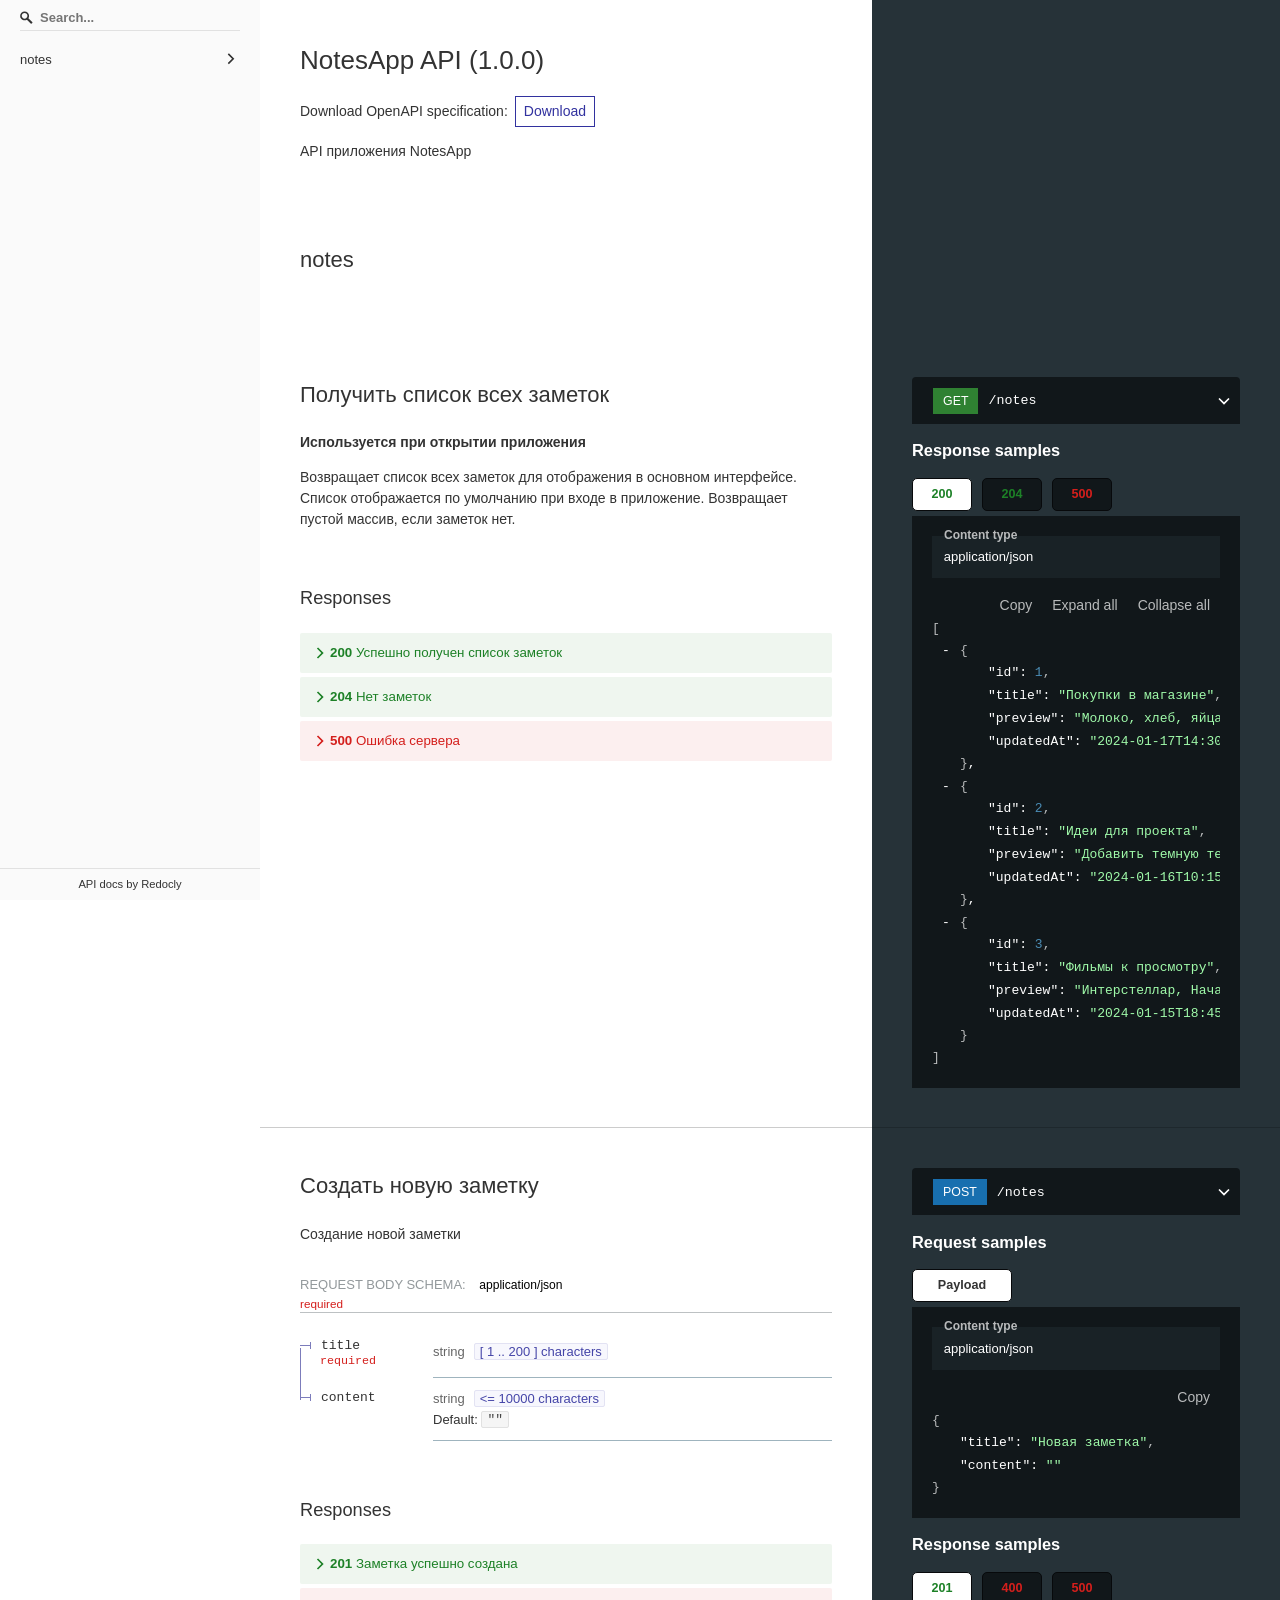
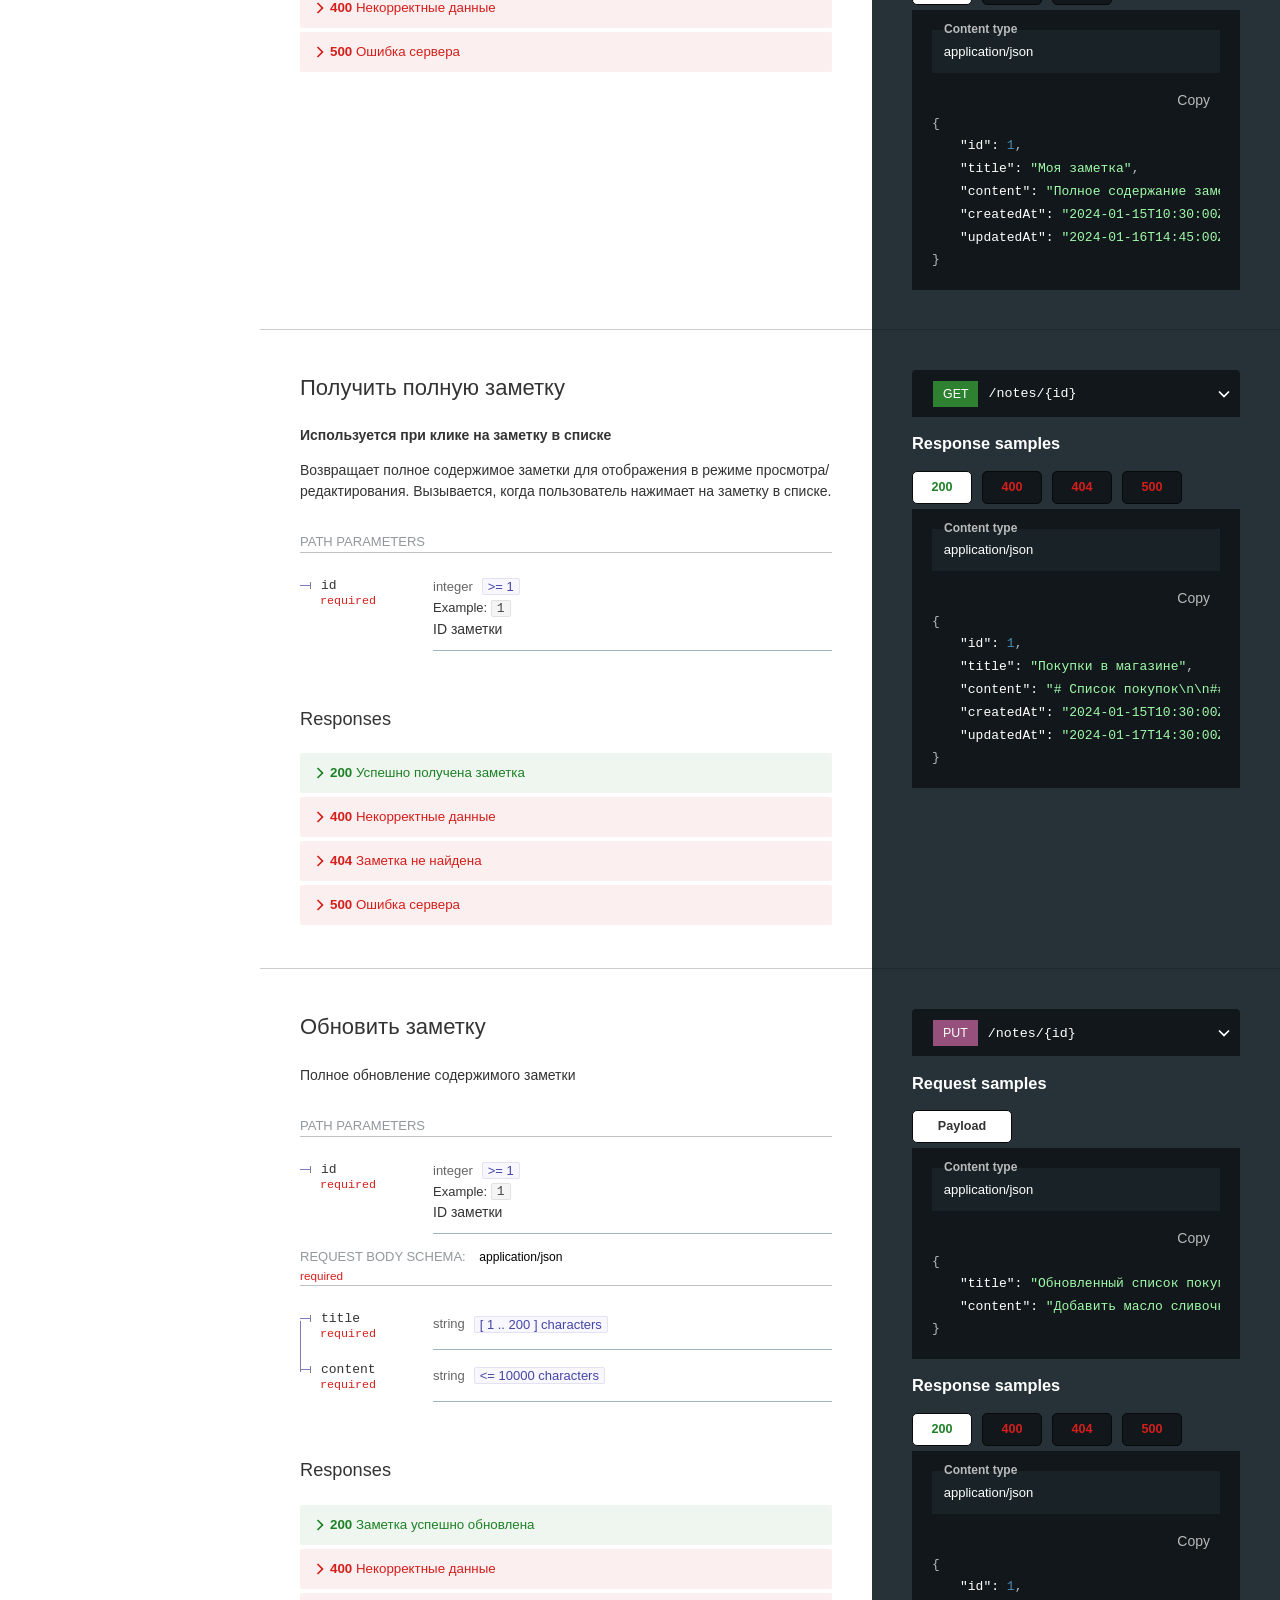
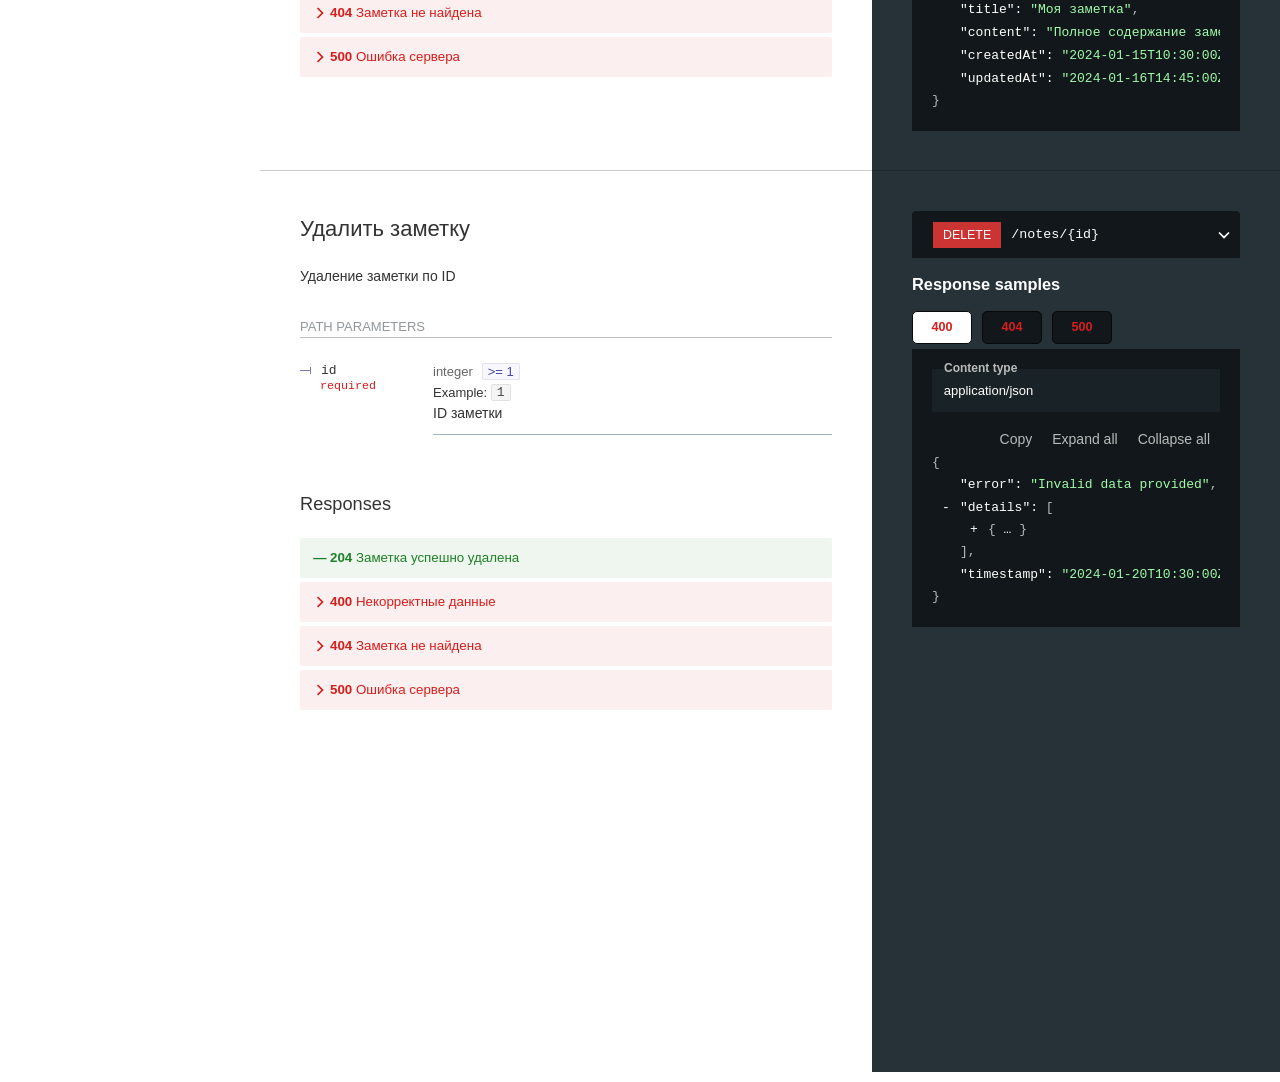
<file: api/redoc/redoc-c809d0a0.html>
<!DOCTYPE html>
<html lang="en">

<head>
  <meta charset="UTF-8">
  <title>Redoc</title>
  <link rel="stylesheet" type="text/css" id="slate-css" media="none" href="../../assets/stylesheets/redark.css" />
  <script src="../../assets/javascripts/redark.js" charset="UTF-8"> </script>
  <style>
    body {
      margin: 0;
      padding: 0;
    }
  </style>
</head>

<body style="background: ;">
  <div id="redoc-container"></div>
  <script src="../../assets/javascripts/redoc.standalone.js" charset="UTF-8"> </script>
  <script>
    const openapi_spec_url = "../openapi.yml";

    window.onload = function () {
      const parent_scheme = parent.scheme
      if (parent_scheme === "slate") {
        enable_dark_mode();
      } else {
        disable_dark_mode();
      }
    }

    enable_dark_mode = function(){
      document.getElementById("slate-css").media = ""
      Redoc.init(
        openapi_spec_url,
        { theme: redark },
        document.getElementById('redoc-container'),
      );
    }

    disable_dark_mode = function(){
      document.getElementById("slate-css").media = "none"
      Redoc.init(
        openapi_spec_url,
        {},
        document.getElementById('redoc-container'),
      );
    }
  </script>
</body>

</html>
</file>
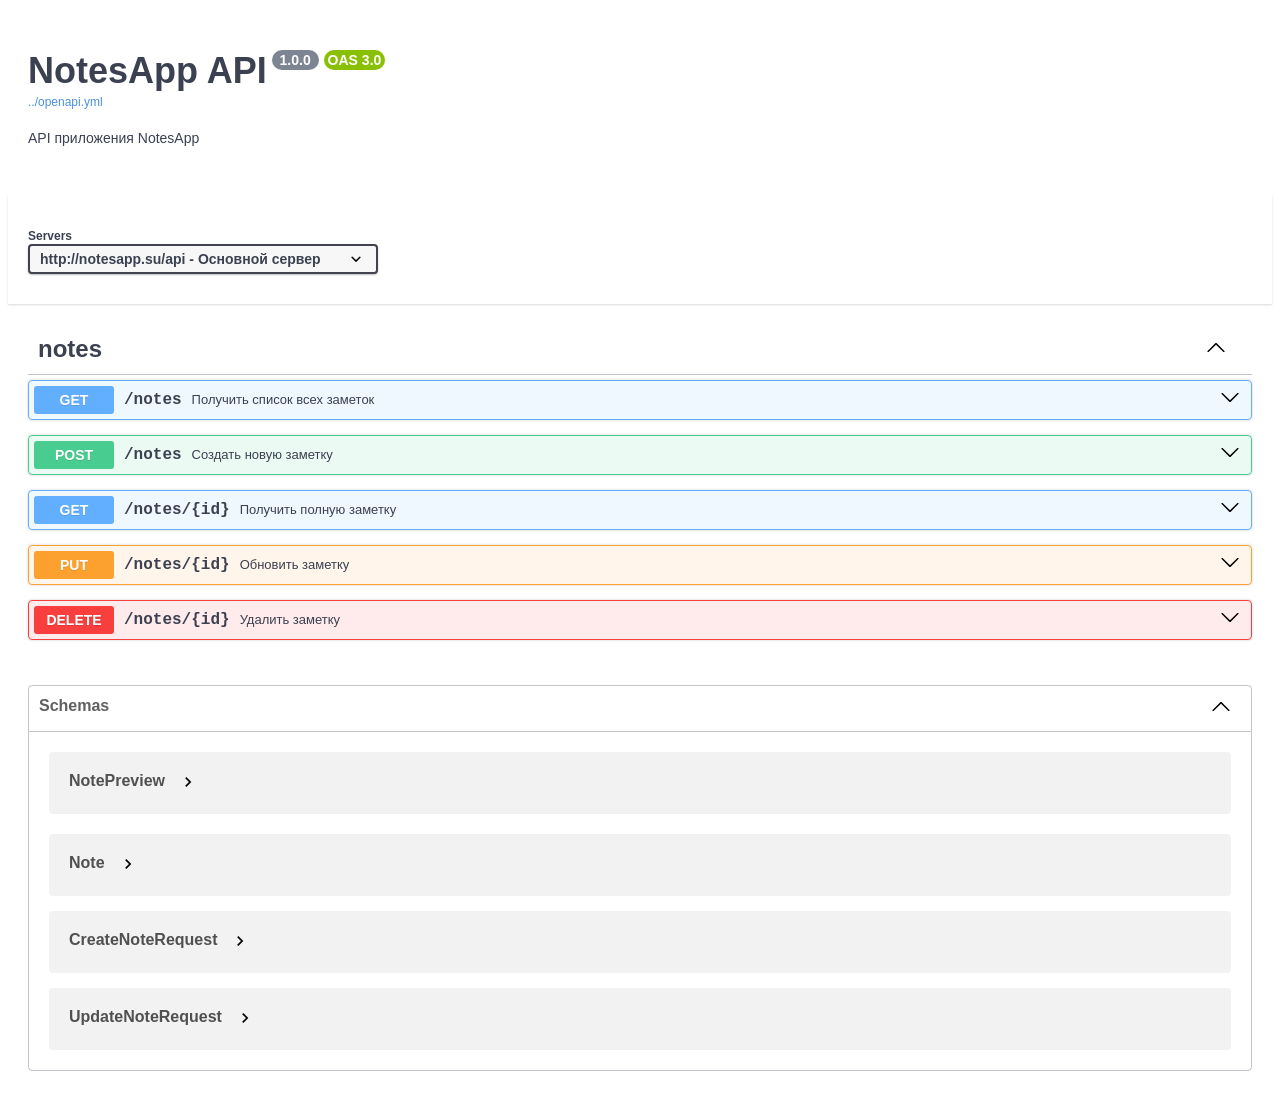
<file: api/swagger/swagger-39518cd5.html>
<!DOCTYPE html>
<html lang="en">

<head>
  <meta charset="UTF-8">
  <title>Swagger UI</title>
  <link rel="stylesheet" type="text/css" href="../../assets/stylesheets/swagger-ui.css" />
  
</head>

<body style="overflow:hidden;">
  <div id="swagger-ui"></div>
  <script src="../../assets/javascripts/swagger-ui-bundle.js" charset="UTF-8"> </script>
  <script src="../../assets/javascripts/swagger-ui-standalone-preset.js" charset="UTF-8"> </script>
  <script>
    window.onload = function () {
      
        var url = "../openapi.yml";
        
      
      window.ui = SwaggerUIBundle({
        dom_id: "#swagger-ui",
        onComplete: onComplete,
        presets: [
          SwaggerUIBundle.presets.apis,
          SwaggerUIStandalonePreset
        ],
        
        url,
        
        
        "oauth2RedirectUrl": new URL("../../assets/swagger-ui/oauth2-redirect.html",window.location.href).href,
        
        "validatorUrl": "none",
        
    "docExpansion": "list",
    "filter": false,
    "tryItOutEnabled": false,
    "supportedSubmitMethods": [
        "get",
        "put",
        "post",
        "delete",
        "options",
        "head",
        "patch",
        "trace"
    ],
    "validatorUrl": "none",
    "extra_css": [],
    "dark_scheme_name": "slate",
    "filter_files": [],
    "syntaxHighlight.theme": "agate"

      })

      

      if (parent.__init_is_dark_mode) {
          enable_dark_mode();
      }
    }

    enable_dark_mode = function(){
      document.documentElement.classList.add("dark-mode");
    }

    disable_dark_mode = function(){
      document.documentElement.classList.remove("dark-mode");
    }

    const resize_ob = new ResizeObserver(function(entries) {
      parent.update_swagger_ui_iframe_height("39518cd5");
    });

    // start observing for resizing
    resize_ob.observe(document.querySelector("body"));

    // authorize modal position
    var modal_top = 0;

    const mutation_ob = new MutationObserver(function (mutations) {
      if(mutations && mutations[0].addedNodes && mutations[0].addedNodes.length > 0){
        update_modal_top()
      }
    });

    onComplete = function(){
      // start observing for auth-wrapper after Swagger UI loaded
      const div = document.querySelector("div.auth-wrapper");
      if(div){
        mutation_ob.observe(div, {
          childList: true,
        });
      }
    }

    update_top_val = function(top){
      modal_top = top
      update_modal_top()
    }

    update_modal_top = function(){
      let modal_list = document.getElementsByClassName('modal-ux')
      if(modal_list.length > 0){
        let modal = modal_list.item(0)
        const modal_height = modal.offsetHeight
        const padding = 60
        min = parseInt(modal_height/2 + padding)
        max = document.body.scrollHeight - min + padding
        if (modal_top < min) {
          modal.style.top = `${min}px`
        } else if (modal_top > max) {
          modal.style.top = `${max}px`
        } else {
          modal.style.top = `${modal_top}px`
        }
      }
    }
  </script>
</body>

</html>
</file>
<file: assets/stylesheets/redark.css>
/* Source: https://github.com/dilanx/redark */

body {
  background-color: #1e2129;
}
  
.react-tabs__tab--selected {
  border: none !important;
  background-color: #3f3f46 !important;
}

:root {
  color-scheme: dark;
}
</file>
<file: assets/stylesheets/swagger-ui.css>
.swagger-ui{color:#3b4151;font-family:sans-serif}.swagger-ui html{line-height:1.15;-ms-text-size-adjust:100%;-webkit-text-size-adjust:100%}.swagger-ui body{margin:0}.swagger-ui article,.swagger-ui aside,.swagger-ui footer,.swagger-ui header,.swagger-ui nav,.swagger-ui section{display:block}.swagger-ui h1{font-size:2em;margin:.67em 0}.swagger-ui figcaption,.swagger-ui figure,.swagger-ui main{display:block}.swagger-ui figure{margin:1em 40px}.swagger-ui hr{box-sizing:content-box;height:0;overflow:visible}.swagger-ui pre{font-family:monospace,monospace;font-size:1em}.swagger-ui a{background-color:transparent;-webkit-text-decoration-skip:objects}.swagger-ui abbr[title]{border-bottom:none;text-decoration:underline;-webkit-text-decoration:underline dotted;text-decoration:underline dotted}.swagger-ui b,.swagger-ui strong{font-weight:inherit;font-weight:bolder}.swagger-ui code,.swagger-ui kbd,.swagger-ui samp{font-family:monospace,monospace;font-size:1em}.swagger-ui dfn{font-style:italic}.swagger-ui mark{background-color:#ff0;color:#000}.swagger-ui small{font-size:80%}.swagger-ui sub,.swagger-ui sup{font-size:75%;line-height:0;position:relative;vertical-align:baseline}.swagger-ui sub{bottom:-.25em}.swagger-ui sup{top:-.5em}.swagger-ui audio,.swagger-ui video{display:inline-block}.swagger-ui audio:not([controls]){display:none;height:0}.swagger-ui img{border-style:none}.swagger-ui svg:not(:root){overflow:hidden}.swagger-ui button,.swagger-ui input,.swagger-ui optgroup,.swagger-ui select,.swagger-ui textarea{font-family:sans-serif;font-size:100%;line-height:1.15;margin:0}.swagger-ui button,.swagger-ui input{overflow:visible}.swagger-ui button,.swagger-ui select{text-transform:none}.swagger-ui [type=reset],.swagger-ui [type=submit],.swagger-ui button,.swagger-ui html [type=button]{-webkit-appearance:button}.swagger-ui [type=button]::-moz-focus-inner,.swagger-ui [type=reset]::-moz-focus-inner,.swagger-ui [type=submit]::-moz-focus-inner,.swagger-ui button::-moz-focus-inner{border-style:none;padding:0}.swagger-ui [type=button]:-moz-focusring,.swagger-ui [type=reset]:-moz-focusring,.swagger-ui [type=submit]:-moz-focusring,.swagger-ui button:-moz-focusring{outline:1px dotted ButtonText}.swagger-ui fieldset{padding:.35em .75em .625em}.swagger-ui legend{box-sizing:border-box;color:inherit;display:table;max-width:100%;padding:0;white-space:normal}.swagger-ui progress{display:inline-block;vertical-align:baseline}.swagger-ui textarea{overflow:auto}.swagger-ui [type=checkbox],.swagger-ui [type=radio]{box-sizing:border-box;padding:0}.swagger-ui [type=number]::-webkit-inner-spin-button,.swagger-ui [type=number]::-webkit-outer-spin-button{height:auto}.swagger-ui [type=search]{-webkit-appearance:textfield;outline-offset:-2px}.swagger-ui [type=search]::-webkit-search-cancel-button,.swagger-ui [type=search]::-webkit-search-decoration{-webkit-appearance:none}.swagger-ui ::-webkit-file-upload-button{-webkit-appearance:button;font:inherit}.swagger-ui details,.swagger-ui menu{display:block}.swagger-ui summary{display:list-item}.swagger-ui canvas{display:inline-block}.swagger-ui [hidden],.swagger-ui template{display:none}.swagger-ui .debug *{outline:1px solid gold}.swagger-ui .debug-white *{outline:1px solid #fff}.swagger-ui .debug-black *{outline:1px solid #000}.swagger-ui .debug-grid{background:transparent url([data-uri]) repeat 0 0}.swagger-ui .debug-grid-16{background:transparent url([data-uri]) repeat 0 0}.swagger-ui .debug-grid-8-solid{background:#fff url([data-uri]) repeat 0 0}.swagger-ui .debug-grid-16-solid{background:#fff url([data-uri]) repeat 0 0}.swagger-ui .border-box,.swagger-ui a,.swagger-ui article,.swagger-ui body,.swagger-ui code,.swagger-ui dd,.swagger-ui div,.swagger-ui dl,.swagger-ui dt,.swagger-ui fieldset,.swagger-ui footer,.swagger-ui form,.swagger-ui h1,.swagger-ui h2,.swagger-ui h3,.swagger-ui h4,.swagger-ui h5,.swagger-ui h6,.swagger-ui header,.swagger-ui html,.swagger-ui input[type=email],.swagger-ui input[type=number],.swagger-ui input[type=password],.swagger-ui input[type=tel],.swagger-ui input[type=text],.swagger-ui input[type=url],.swagger-ui legend,.swagger-ui li,.swagger-ui main,.swagger-ui ol,.swagger-ui p,.swagger-ui pre,.swagger-ui section,.swagger-ui table,.swagger-ui td,.swagger-ui textarea,.swagger-ui th,.swagger-ui tr,.swagger-ui ul{box-sizing:border-box}.swagger-ui .aspect-ratio{height:0;position:relative}.swagger-ui .aspect-ratio--16x9{padding-bottom:56.25%}.swagger-ui .aspect-ratio--9x16{padding-bottom:177.77%}.swagger-ui .aspect-ratio--4x3{padding-bottom:75%}.swagger-ui .aspect-ratio--3x4{padding-bottom:133.33%}.swagger-ui .aspect-ratio--6x4{padding-bottom:66.6%}.swagger-ui .aspect-ratio--4x6{padding-bottom:150%}.swagger-ui .aspect-ratio--8x5{padding-bottom:62.5%}.swagger-ui .aspect-ratio--5x8{padding-bottom:160%}.swagger-ui .aspect-ratio--7x5{padding-bottom:71.42%}.swagger-ui .aspect-ratio--5x7{padding-bottom:140%}.swagger-ui .aspect-ratio--1x1{padding-bottom:100%}.swagger-ui .aspect-ratio--object{bottom:0;height:100%;left:0;position:absolute;right:0;top:0;width:100%;z-index:100}@media screen and (min-width:30em){.swagger-ui .aspect-ratio-ns{height:0;position:relative}.swagger-ui .aspect-ratio--16x9-ns{padding-bottom:56.25%}.swagger-ui .aspect-ratio--9x16-ns{padding-bottom:177.77%}.swagger-ui .aspect-ratio--4x3-ns{padding-bottom:75%}.swagger-ui .aspect-ratio--3x4-ns{padding-bottom:133.33%}.swagger-ui .aspect-ratio--6x4-ns{padding-bottom:66.6%}.swagger-ui .aspect-ratio--4x6-ns{padding-bottom:150%}.swagger-ui .aspect-ratio--8x5-ns{padding-bottom:62.5%}.swagger-ui .aspect-ratio--5x8-ns{padding-bottom:160%}.swagger-ui .aspect-ratio--7x5-ns{padding-bottom:71.42%}.swagger-ui .aspect-ratio--5x7-ns{padding-bottom:140%}.swagger-ui .aspect-ratio--1x1-ns{padding-bottom:100%}.swagger-ui .aspect-ratio--object-ns{bottom:0;height:100%;left:0;position:absolute;right:0;top:0;width:100%;z-index:100}}@media screen and (min-width:30em)and (max-width:60em){.swagger-ui .aspect-ratio-m{height:0;position:relative}.swagger-ui .aspect-ratio--16x9-m{padding-bottom:56.25%}.swagger-ui .aspect-ratio--9x16-m{padding-bottom:177.77%}.swagger-ui .aspect-ratio--4x3-m{padding-bottom:75%}.swagger-ui .aspect-ratio--3x4-m{padding-bottom:133.33%}.swagger-ui .aspect-ratio--6x4-m{padding-bottom:66.6%}.swagger-ui .aspect-ratio--4x6-m{padding-bottom:150%}.swagger-ui .aspect-ratio--8x5-m{padding-bottom:62.5%}.swagger-ui .aspect-ratio--5x8-m{padding-bottom:160%}.swagger-ui .aspect-ratio--7x5-m{padding-bottom:71.42%}.swagger-ui .aspect-ratio--5x7-m{padding-bottom:140%}.swagger-ui .aspect-ratio--1x1-m{padding-bottom:100%}.swagger-ui .aspect-ratio--object-m{bottom:0;height:100%;left:0;position:absolute;right:0;top:0;width:100%;z-index:100}}@media screen and (min-width:60em){.swagger-ui .aspect-ratio-l{height:0;position:relative}.swagger-ui .aspect-ratio--16x9-l{padding-bottom:56.25%}.swagger-ui .aspect-ratio--9x16-l{padding-bottom:177.77%}.swagger-ui .aspect-ratio--4x3-l{padding-bottom:75%}.swagger-ui .aspect-ratio--3x4-l{padding-bottom:133.33%}.swagger-ui .aspect-ratio--6x4-l{padding-bottom:66.6%}.swagger-ui .aspect-ratio--4x6-l{padding-bottom:150%}.swagger-ui .aspect-ratio--8x5-l{padding-bottom:62.5%}.swagger-ui .aspect-ratio--5x8-l{padding-bottom:160%}.swagger-ui .aspect-ratio--7x5-l{padding-bottom:71.42%}.swagger-ui .aspect-ratio--5x7-l{padding-bottom:140%}.swagger-ui .aspect-ratio--1x1-l{padding-bottom:100%}.swagger-ui .aspect-ratio--object-l{bottom:0;height:100%;left:0;position:absolute;right:0;top:0;width:100%;z-index:100}}.swagger-ui img{max-width:100%}.swagger-ui .cover{background-size:cover!important}.swagger-ui .contain{background-size:contain!important}@media screen and (min-width:30em){.swagger-ui .cover-ns{background-size:cover!important}.swagger-ui .contain-ns{background-size:contain!important}}@media screen and (min-width:30em)and (max-width:60em){.swagger-ui .cover-m{background-size:cover!important}.swagger-ui .contain-m{background-size:contain!important}}@media screen and (min-width:60em){.swagger-ui .cover-l{background-size:cover!important}.swagger-ui .contain-l{background-size:contain!important}}.swagger-ui .bg-center{background-position:50%;background-repeat:no-repeat}.swagger-ui .bg-top{background-position:top;background-repeat:no-repeat}.swagger-ui .bg-right{background-position:100%;background-repeat:no-repeat}.swagger-ui .bg-bottom{background-position:bottom;background-repeat:no-repeat}.swagger-ui .bg-left{background-position:0;background-repeat:no-repeat}@media screen and (min-width:30em){.swagger-ui .bg-center-ns{background-position:50%;background-repeat:no-repeat}.swagger-ui .bg-top-ns{background-position:top;background-repeat:no-repeat}.swagger-ui .bg-right-ns{background-position:100%;background-repeat:no-repeat}.swagger-ui .bg-bottom-ns{background-position:bottom;background-repeat:no-repeat}.swagger-ui .bg-left-ns{background-position:0;background-repeat:no-repeat}}@media screen and (min-width:30em)and (max-width:60em){.swagger-ui .bg-center-m{background-position:50%;background-repeat:no-repeat}.swagger-ui .bg-top-m{background-position:top;background-repeat:no-repeat}.swagger-ui .bg-right-m{background-position:100%;background-repeat:no-repeat}.swagger-ui .bg-bottom-m{background-position:bottom;background-repeat:no-repeat}.swagger-ui .bg-left-m{background-position:0;background-repeat:no-repeat}}@media screen and (min-width:60em){.swagger-ui .bg-center-l{background-position:50%;background-repeat:no-repeat}.swagger-ui .bg-top-l{background-position:top;background-repeat:no-repeat}.swagger-ui .bg-right-l{background-position:100%;background-repeat:no-repeat}.swagger-ui .bg-bottom-l{background-position:bottom;background-repeat:no-repeat}.swagger-ui .bg-left-l{background-position:0;background-repeat:no-repeat}}.swagger-ui .outline{outline:1px solid}.swagger-ui .outline-transparent{outline:1px solid transparent}.swagger-ui .outline-0{outline:0}@media screen and (min-width:30em){.swagger-ui .outline-ns{outline:1px solid}.swagger-ui .outline-transparent-ns{outline:1px solid transparent}.swagger-ui .outline-0-ns{outline:0}}@media screen and (min-width:30em)and (max-width:60em){.swagger-ui .outline-m{outline:1px solid}.swagger-ui .outline-transparent-m{outline:1px solid transparent}.swagger-ui .outline-0-m{outline:0}}@media screen and (min-width:60em){.swagger-ui .outline-l{outline:1px solid}.swagger-ui .outline-transparent-l{outline:1px solid transparent}.swagger-ui .outline-0-l{outline:0}}.swagger-ui .ba{border-style:solid;border-width:1px}.swagger-ui .bt{border-top-style:solid;border-top-width:1px}.swagger-ui .br{border-right-style:solid;border-right-width:1px}.swagger-ui .bb{border-bottom-style:solid;border-bottom-width:1px}.swagger-ui .bl{border-left-style:solid;border-left-width:1px}.swagger-ui .bn{border-style:none;border-width:0}@media screen and (min-width:30em){.swagger-ui .ba-ns{border-style:solid;border-width:1px}.swagger-ui .bt-ns{border-top-style:solid;border-top-width:1px}.swagger-ui .br-ns{border-right-style:solid;border-right-width:1px}.swagger-ui .bb-ns{border-bottom-style:solid;border-bottom-width:1px}.swagger-ui .bl-ns{border-left-style:solid;border-left-width:1px}.swagger-ui .bn-ns{border-style:none;border-width:0}}@media screen and (min-width:30em)and (max-width:60em){.swagger-ui .ba-m{border-style:solid;border-width:1px}.swagger-ui .bt-m{border-top-style:solid;border-top-width:1px}.swagger-ui .br-m{border-right-style:solid;border-right-width:1px}.swagger-ui .bb-m{border-bottom-style:solid;border-bottom-width:1px}.swagger-ui .bl-m{border-left-style:solid;border-left-width:1px}.swagger-ui .bn-m{border-style:none;border-width:0}}@media screen and (min-width:60em){.swagger-ui .ba-l{border-style:solid;border-width:1px}.swagger-ui .bt-l{border-top-style:solid;border-top-width:1px}.swagger-ui .br-l{border-right-style:solid;border-right-width:1px}.swagger-ui .bb-l{border-bottom-style:solid;border-bottom-width:1px}.swagger-ui .bl-l{border-left-style:solid;border-left-width:1px}.swagger-ui .bn-l{border-style:none;border-width:0}}.swagger-ui .b--black{border-color:#000}.swagger-ui .b--near-black{border-color:#111}.swagger-ui .b--dark-gray{border-color:#333}.swagger-ui .b--mid-gray{border-color:#555}.swagger-ui .b--gray{border-color:#777}.swagger-ui .b--silver{border-color:#999}.swagger-ui .b--light-silver{border-color:#aaa}.swagger-ui .b--moon-gray{border-color:#ccc}.swagger-ui .b--light-gray{border-color:#eee}.swagger-ui .b--near-white{border-color:#f4f4f4}.swagger-ui .b--white{border-color:#fff}.swagger-ui .b--white-90{border-color:hsla(0,0%,100%,.9)}.swagger-ui .b--white-80{border-color:hsla(0,0%,100%,.8)}.swagger-ui .b--white-70{border-color:hsla(0,0%,100%,.7)}.swagger-ui .b--white-60{border-color:hsla(0,0%,100%,.6)}.swagger-ui .b--white-50{border-color:hsla(0,0%,100%,.5)}.swagger-ui .b--white-40{border-color:hsla(0,0%,100%,.4)}.swagger-ui .b--white-30{border-color:hsla(0,0%,100%,.3)}.swagger-ui .b--white-20{border-color:hsla(0,0%,100%,.2)}.swagger-ui .b--white-10{border-color:hsla(0,0%,100%,.1)}.swagger-ui .b--white-05{border-color:hsla(0,0%,100%,.05)}.swagger-ui .b--white-025{border-color:hsla(0,0%,100%,.025)}.swagger-ui .b--white-0125{border-color:hsla(0,0%,100%,.013)}.swagger-ui .b--black-90{border-color:rgba(0,0,0,.9)}.swagger-ui .b--black-80{border-color:rgba(0,0,0,.8)}.swagger-ui .b--black-70{border-color:rgba(0,0,0,.7)}.swagger-ui .b--black-60{border-color:rgba(0,0,0,.6)}.swagger-ui .b--black-50{border-color:rgba(0,0,0,.5)}.swagger-ui .b--black-40{border-color:rgba(0,0,0,.4)}.swagger-ui .b--black-30{border-color:rgba(0,0,0,.3)}.swagger-ui .b--black-20{border-color:rgba(0,0,0,.2)}.swagger-ui .b--black-10{border-color:rgba(0,0,0,.1)}.swagger-ui .b--black-05{border-color:rgba(0,0,0,.05)}.swagger-ui .b--black-025{border-color:rgba(0,0,0,.025)}.swagger-ui .b--black-0125{border-color:rgba(0,0,0,.013)}.swagger-ui .b--dark-red{border-color:#e7040f}.swagger-ui .b--red{border-color:#ff4136}.swagger-ui .b--light-red{border-color:#ff725c}.swagger-ui .b--orange{border-color:#ff6300}.swagger-ui .b--gold{border-color:#ffb700}.swagger-ui .b--yellow{border-color:gold}.swagger-ui .b--light-yellow{border-color:#fbf1a9}.swagger-ui .b--purple{border-color:#5e2ca5}.swagger-ui .b--light-purple{border-color:#a463f2}.swagger-ui .b--dark-pink{border-color:#d5008f}.swagger-ui .b--hot-pink{border-color:#ff41b4}.swagger-ui .b--pink{border-color:#ff80cc}.swagger-ui .b--light-pink{border-color:#ffa3d7}.swagger-ui .b--dark-green{border-color:#137752}.swagger-ui .b--green{border-color:#19a974}.swagger-ui .b--light-green{border-color:#9eebcf}.swagger-ui .b--navy{border-color:#001b44}.swagger-ui .b--dark-blue{border-color:#00449e}.swagger-ui .b--blue{border-color:#357edd}.swagger-ui .b--light-blue{border-color:#96ccff}.swagger-ui .b--lightest-blue{border-color:#cdecff}.swagger-ui .b--washed-blue{border-color:#f6fffe}.swagger-ui .b--washed-green{border-color:#e8fdf5}.swagger-ui .b--washed-yellow{border-color:#fffceb}.swagger-ui .b--washed-red{border-color:#ffdfdf}.swagger-ui .b--transparent{border-color:transparent}.swagger-ui .b--inherit{border-color:inherit}.swagger-ui .br0{border-radius:0}.swagger-ui .br1{border-radius:.125rem}.swagger-ui .br2{border-radius:.25rem}.swagger-ui .br3{border-radius:.5rem}.swagger-ui .br4{border-radius:1rem}.swagger-ui .br-100{border-radius:100%}.swagger-ui .br-pill{border-radius:9999px}.swagger-ui .br--bottom{border-top-left-radius:0;border-top-right-radius:0}.swagger-ui .br--top{border-bottom-left-radius:0;border-bottom-right-radius:0}.swagger-ui .br--right{border-bottom-left-radius:0;border-top-left-radius:0}.swagger-ui .br--left{border-bottom-right-radius:0;border-top-right-radius:0}@media screen and (min-width:30em){.swagger-ui .br0-ns{border-radius:0}.swagger-ui .br1-ns{border-radius:.125rem}.swagger-ui .br2-ns{border-radius:.25rem}.swagger-ui .br3-ns{border-radius:.5rem}.swagger-ui .br4-ns{border-radius:1rem}.swagger-ui .br-100-ns{border-radius:100%}.swagger-ui .br-pill-ns{border-radius:9999px}.swagger-ui .br--bottom-ns{border-top-left-radius:0;border-top-right-radius:0}.swagger-ui .br--top-ns{border-bottom-left-radius:0;border-bottom-right-radius:0}.swagger-ui .br--right-ns{border-bottom-left-radius:0;border-top-left-radius:0}.swagger-ui .br--left-ns{border-bottom-right-radius:0;border-top-right-radius:0}}@media screen and (min-width:30em)and (max-width:60em){.swagger-ui .br0-m{border-radius:0}.swagger-ui .br1-m{border-radius:.125rem}.swagger-ui .br2-m{border-radius:.25rem}.swagger-ui .br3-m{border-radius:.5rem}.swagger-ui .br4-m{border-radius:1rem}.swagger-ui .br-100-m{border-radius:100%}.swagger-ui .br-pill-m{border-radius:9999px}.swagger-ui .br--bottom-m{border-top-left-radius:0;border-top-right-radius:0}.swagger-ui .br--top-m{border-bottom-left-radius:0;border-bottom-right-radius:0}.swagger-ui .br--right-m{border-bottom-left-radius:0;border-top-left-radius:0}.swagger-ui .br--left-m{border-bottom-right-radius:0;border-top-right-radius:0}}@media screen and (min-width:60em){.swagger-ui .br0-l{border-radius:0}.swagger-ui .br1-l{border-radius:.125rem}.swagger-ui .br2-l{border-radius:.25rem}.swagger-ui .br3-l{border-radius:.5rem}.swagger-ui .br4-l{border-radius:1rem}.swagger-ui .br-100-l{border-radius:100%}.swagger-ui .br-pill-l{border-radius:9999px}.swagger-ui .br--bottom-l{border-top-left-radius:0;border-top-right-radius:0}.swagger-ui .br--top-l{border-bottom-left-radius:0;border-bottom-right-radius:0}.swagger-ui .br--right-l{border-bottom-left-radius:0;border-top-left-radius:0}.swagger-ui .br--left-l{border-bottom-right-radius:0;border-top-right-radius:0}}.swagger-ui .b--dotted{border-style:dotted}.swagger-ui .b--dashed{border-style:dashed}.swagger-ui .b--solid{border-style:solid}.swagger-ui .b--none{border-style:none}@media screen and (min-width:30em){.swagger-ui .b--dotted-ns{border-style:dotted}.swagger-ui .b--dashed-ns{border-style:dashed}.swagger-ui .b--solid-ns{border-style:solid}.swagger-ui .b--none-ns{border-style:none}}@media screen and (min-width:30em)and (max-width:60em){.swagger-ui .b--dotted-m{border-style:dotted}.swagger-ui .b--dashed-m{border-style:dashed}.swagger-ui .b--solid-m{border-style:solid}.swagger-ui .b--none-m{border-style:none}}@media screen and (min-width:60em){.swagger-ui .b--dotted-l{border-style:dotted}.swagger-ui .b--dashed-l{border-style:dashed}.swagger-ui .b--solid-l{border-style:solid}.swagger-ui .b--none-l{border-style:none}}.swagger-ui .bw0{border-width:0}.swagger-ui .bw1{border-width:.125rem}.swagger-ui .bw2{border-width:.25rem}.swagger-ui .bw3{border-width:.5rem}.swagger-ui .bw4{border-width:1rem}.swagger-ui .bw5{border-width:2rem}.swagger-ui .bt-0{border-top-width:0}.swagger-ui .br-0{border-right-width:0}.swagger-ui .bb-0{border-bottom-width:0}.swagger-ui .bl-0{border-left-width:0}@media screen and (min-width:30em){.swagger-ui .bw0-ns{border-width:0}.swagger-ui .bw1-ns{border-width:.125rem}.swagger-ui .bw2-ns{border-width:.25rem}.swagger-ui .bw3-ns{border-width:.5rem}.swagger-ui .bw4-ns{border-width:1rem}.swagger-ui .bw5-ns{border-width:2rem}.swagger-ui .bt-0-ns{border-top-width:0}.swagger-ui .br-0-ns{border-right-width:0}.swagger-ui .bb-0-ns{border-bottom-width:0}.swagger-ui .bl-0-ns{border-left-width:0}}@media screen and (min-width:30em)and (max-width:60em){.swagger-ui .bw0-m{border-width:0}.swagger-ui .bw1-m{border-width:.125rem}.swagger-ui .bw2-m{border-width:.25rem}.swagger-ui .bw3-m{border-width:.5rem}.swagger-ui .bw4-m{border-width:1rem}.swagger-ui .bw5-m{border-width:2rem}.swagger-ui .bt-0-m{border-top-width:0}.swagger-ui .br-0-m{border-right-width:0}.swagger-ui .bb-0-m{border-bottom-width:0}.swagger-ui .bl-0-m{border-left-width:0}}@media screen and (min-width:60em){.swagger-ui .bw0-l{border-width:0}.swagger-ui .bw1-l{border-width:.125rem}.swagger-ui .bw2-l{border-width:.25rem}.swagger-ui .bw3-l{border-width:.5rem}.swagger-ui .bw4-l{border-width:1rem}.swagger-ui .bw5-l{border-width:2rem}.swagger-ui .bt-0-l{border-top-width:0}.swagger-ui .br-0-l{border-right-width:0}.swagger-ui .bb-0-l{border-bottom-width:0}.swagger-ui .bl-0-l{border-left-width:0}}.swagger-ui .shadow-1{box-shadow:0 0 4px 2px rgba(0,0,0,.2)}.swagger-ui .shadow-2{box-shadow:0 0 8px 2px rgba(0,0,0,.2)}.swagger-ui .shadow-3{box-shadow:2px 2px 4px 2px rgba(0,0,0,.2)}.swagger-ui .shadow-4{box-shadow:2px 2px 8px 0 rgba(0,0,0,.2)}.swagger-ui .shadow-5{box-shadow:4px 4px 8px 0 rgba(0,0,0,.2)}@media screen and (min-width:30em){.swagger-ui .shadow-1-ns{box-shadow:0 0 4px 2px rgba(0,0,0,.2)}.swagger-ui .shadow-2-ns{box-shadow:0 0 8px 2px rgba(0,0,0,.2)}.swagger-ui .shadow-3-ns{box-shadow:2px 2px 4px 2px rgba(0,0,0,.2)}.swagger-ui .shadow-4-ns{box-shadow:2px 2px 8px 0 rgba(0,0,0,.2)}.swagger-ui .shadow-5-ns{box-shadow:4px 4px 8px 0 rgba(0,0,0,.2)}}@media screen and (min-width:30em)and (max-width:60em){.swagger-ui .shadow-1-m{box-shadow:0 0 4px 2px rgba(0,0,0,.2)}.swagger-ui .shadow-2-m{box-shadow:0 0 8px 2px rgba(0,0,0,.2)}.swagger-ui .shadow-3-m{box-shadow:2px 2px 4px 2px rgba(0,0,0,.2)}.swagger-ui .shadow-4-m{box-shadow:2px 2px 8px 0 rgba(0,0,0,.2)}.swagger-ui .shadow-5-m{box-shadow:4px 4px 8px 0 rgba(0,0,0,.2)}}@media screen and (min-width:60em){.swagger-ui .shadow-1-l{box-shadow:0 0 4px 2px rgba(0,0,0,.2)}.swagger-ui .shadow-2-l{box-shadow:0 0 8px 2px rgba(0,0,0,.2)}.swagger-ui .shadow-3-l{box-shadow:2px 2px 4px 2px rgba(0,0,0,.2)}.swagger-ui .shadow-4-l{box-shadow:2px 2px 8px 0 rgba(0,0,0,.2)}.swagger-ui .shadow-5-l{box-shadow:4px 4px 8px 0 rgba(0,0,0,.2)}}.swagger-ui .pre{overflow-x:auto;overflow-y:hidden;overflow:scroll}.swagger-ui .top-0{top:0}.swagger-ui .right-0{right:0}.swagger-ui .bottom-0{bottom:0}.swagger-ui .left-0{left:0}.swagger-ui .top-1{top:1rem}.swagger-ui .right-1{right:1rem}.swagger-ui .bottom-1{bottom:1rem}.swagger-ui .left-1{left:1rem}.swagger-ui .top-2{top:2rem}.swagger-ui .right-2{right:2rem}.swagger-ui .bottom-2{bottom:2rem}.swagger-ui .left-2{left:2rem}.swagger-ui .top--1{top:-1rem}.swagger-ui .right--1{right:-1rem}.swagger-ui .bottom--1{bottom:-1rem}.swagger-ui .left--1{left:-1rem}.swagger-ui .top--2{top:-2rem}.swagger-ui .right--2{right:-2rem}.swagger-ui .bottom--2{bottom:-2rem}.swagger-ui .left--2{left:-2rem}.swagger-ui .absolute--fill{bottom:0;left:0;right:0;top:0}@media screen and (min-width:30em){.swagger-ui .top-0-ns{top:0}.swagger-ui .left-0-ns{left:0}.swagger-ui .right-0-ns{right:0}.swagger-ui .bottom-0-ns{bottom:0}.swagger-ui .top-1-ns{top:1rem}.swagger-ui .left-1-ns{left:1rem}.swagger-ui .right-1-ns{right:1rem}.swagger-ui .bottom-1-ns{bottom:1rem}.swagger-ui .top-2-ns{top:2rem}.swagger-ui .left-2-ns{left:2rem}.swagger-ui .right-2-ns{right:2rem}.swagger-ui .bottom-2-ns{bottom:2rem}.swagger-ui .top--1-ns{top:-1rem}.swagger-ui .right--1-ns{right:-1rem}.swagger-ui .bottom--1-ns{bottom:-1rem}.swagger-ui .left--1-ns{left:-1rem}.swagger-ui .top--2-ns{top:-2rem}.swagger-ui .right--2-ns{right:-2rem}.swagger-ui .bottom--2-ns{bottom:-2rem}.swagger-ui .left--2-ns{left:-2rem}.swagger-ui .absolute--fill-ns{bottom:0;left:0;right:0;top:0}}@media screen and (min-width:30em)and (max-width:60em){.swagger-ui .top-0-m{top:0}.swagger-ui .left-0-m{left:0}.swagger-ui .right-0-m{right:0}.swagger-ui .bottom-0-m{bottom:0}.swagger-ui .top-1-m{top:1rem}.swagger-ui .left-1-m{left:1rem}.swagger-ui .right-1-m{right:1rem}.swagger-ui .bottom-1-m{bottom:1rem}.swagger-ui .top-2-m{top:2rem}.swagger-ui .left-2-m{left:2rem}.swagger-ui .right-2-m{right:2rem}.swagger-ui .bottom-2-m{bottom:2rem}.swagger-ui .top--1-m{top:-1rem}.swagger-ui .right--1-m{right:-1rem}.swagger-ui .bottom--1-m{bottom:-1rem}.swagger-ui .left--1-m{left:-1rem}.swagger-ui .top--2-m{top:-2rem}.swagger-ui .right--2-m{right:-2rem}.swagger-ui .bottom--2-m{bottom:-2rem}.swagger-ui .left--2-m{left:-2rem}.swagger-ui .absolute--fill-m{bottom:0;left:0;right:0;top:0}}@media screen and (min-width:60em){.swagger-ui .top-0-l{top:0}.swagger-ui .left-0-l{left:0}.swagger-ui .right-0-l{right:0}.swagger-ui .bottom-0-l{bottom:0}.swagger-ui .top-1-l{top:1rem}.swagger-ui .left-1-l{left:1rem}.swagger-ui .right-1-l{right:1rem}.swagger-ui .bottom-1-l{bottom:1rem}.swagger-ui .top-2-l{top:2rem}.swagger-ui .left-2-l{left:2rem}.swagger-ui .right-2-l{right:2rem}.swagger-ui .bottom-2-l{bottom:2rem}.swagger-ui .top--1-l{top:-1rem}.swagger-ui .right--1-l{right:-1rem}.swagger-ui .bottom--1-l{bottom:-1rem}.swagger-ui .left--1-l{left:-1rem}.swagger-ui .top--2-l{top:-2rem}.swagger-ui .right--2-l{right:-2rem}.swagger-ui .bottom--2-l{bottom:-2rem}.swagger-ui .left--2-l{left:-2rem}.swagger-ui .absolute--fill-l{bottom:0;left:0;right:0;top:0}}.swagger-ui .cf:after,.swagger-ui .cf:before{content:" ";display:table}.swagger-ui .cf:after{clear:both}.swagger-ui .cf{zoom:1}.swagger-ui .cl{clear:left}.swagger-ui .cr{clear:right}.swagger-ui .cb{clear:both}.swagger-ui .cn{clear:none}@media screen and (min-width:30em){.swagger-ui .cl-ns{clear:left}.swagger-ui .cr-ns{clear:right}.swagger-ui .cb-ns{clear:both}.swagger-ui .cn-ns{clear:none}}@media screen and (min-width:30em)and (max-width:60em){.swagger-ui .cl-m{clear:left}.swagger-ui .cr-m{clear:right}.swagger-ui .cb-m{clear:both}.swagger-ui .cn-m{clear:none}}@media screen and (min-width:60em){.swagger-ui .cl-l{clear:left}.swagger-ui .cr-l{clear:right}.swagger-ui .cb-l{clear:both}.swagger-ui .cn-l{clear:none}}.swagger-ui .flex{display:flex}.swagger-ui .inline-flex{display:inline-flex}.swagger-ui .flex-auto{flex:1 1 auto;min-height:0;min-width:0}.swagger-ui .flex-none{flex:none}.swagger-ui .flex-column{flex-direction:column}.swagger-ui .flex-row{flex-direction:row}.swagger-ui .flex-wrap{flex-wrap:wrap}.swagger-ui .flex-nowrap{flex-wrap:nowrap}.swagger-ui .flex-wrap-reverse{flex-wrap:wrap-reverse}.swagger-ui .flex-column-reverse{flex-direction:column-reverse}.swagger-ui .flex-row-reverse{flex-direction:row-reverse}.swagger-ui .items-start{align-items:flex-start}.swagger-ui .items-end{align-items:flex-end}.swagger-ui .items-center{align-items:center}.swagger-ui .items-baseline{align-items:baseline}.swagger-ui .items-stretch{align-items:stretch}.swagger-ui .self-start{align-self:flex-start}.swagger-ui .self-end{align-self:flex-end}.swagger-ui .self-center{align-self:center}.swagger-ui .self-baseline{align-self:baseline}.swagger-ui .self-stretch{align-self:stretch}.swagger-ui .justify-start{justify-content:flex-start}.swagger-ui .justify-end{justify-content:flex-end}.swagger-ui .justify-center{justify-content:center}.swagger-ui .justify-between{justify-content:space-between}.swagger-ui .justify-around{justify-content:space-around}.swagger-ui .content-start{align-content:flex-start}.swagger-ui .content-end{align-content:flex-end}.swagger-ui .content-center{align-content:center}.swagger-ui .content-between{align-content:space-between}.swagger-ui .content-around{align-content:space-around}.swagger-ui .content-stretch{align-content:stretch}.swagger-ui .order-0{order:0}.swagger-ui .order-1{order:1}.swagger-ui .order-2{order:2}.swagger-ui .order-3{order:3}.swagger-ui .order-4{order:4}.swagger-ui .order-5{order:5}.swagger-ui .order-6{order:6}.swagger-ui .order-7{order:7}.swagger-ui .order-8{order:8}.swagger-ui .order-last{order:99999}.swagger-ui .flex-grow-0{flex-grow:0}.swagger-ui .flex-grow-1{flex-grow:1}.swagger-ui .flex-shrink-0{flex-shrink:0}.swagger-ui .flex-shrink-1{flex-shrink:1}@media screen and (min-width:30em){.swagger-ui .flex-ns{display:flex}.swagger-ui .inline-flex-ns{display:inline-flex}.swagger-ui .flex-auto-ns{flex:1 1 auto;min-height:0;min-width:0}.swagger-ui .flex-none-ns{flex:none}.swagger-ui .flex-column-ns{flex-direction:column}.swagger-ui .flex-row-ns{flex-direction:row}.swagger-ui .flex-wrap-ns{flex-wrap:wrap}.swagger-ui .flex-nowrap-ns{flex-wrap:nowrap}.swagger-ui .flex-wrap-reverse-ns{flex-wrap:wrap-reverse}.swagger-ui .flex-column-reverse-ns{flex-direction:column-reverse}.swagger-ui .flex-row-reverse-ns{flex-direction:row-reverse}.swagger-ui .items-start-ns{align-items:flex-start}.swagger-ui .items-end-ns{align-items:flex-end}.swagger-ui .items-center-ns{align-items:center}.swagger-ui .items-baseline-ns{align-items:baseline}.swagger-ui .items-stretch-ns{align-items:stretch}.swagger-ui .self-start-ns{align-self:flex-start}.swagger-ui .self-end-ns{align-self:flex-end}.swagger-ui .self-center-ns{align-self:center}.swagger-ui .self-baseline-ns{align-self:baseline}.swagger-ui .self-stretch-ns{align-self:stretch}.swagger-ui .justify-start-ns{justify-content:flex-start}.swagger-ui .justify-end-ns{justify-content:flex-end}.swagger-ui .justify-center-ns{justify-content:center}.swagger-ui .justify-between-ns{justify-content:space-between}.swagger-ui .justify-around-ns{justify-content:space-around}.swagger-ui .content-start-ns{align-content:flex-start}.swagger-ui .content-end-ns{align-content:flex-end}.swagger-ui .content-center-ns{align-content:center}.swagger-ui .content-between-ns{align-content:space-between}.swagger-ui .content-around-ns{align-content:space-around}.swagger-ui .content-stretch-ns{align-content:stretch}.swagger-ui .order-0-ns{order:0}.swagger-ui .order-1-ns{order:1}.swagger-ui .order-2-ns{order:2}.swagger-ui .order-3-ns{order:3}.swagger-ui .order-4-ns{order:4}.swagger-ui .order-5-ns{order:5}.swagger-ui .order-6-ns{order:6}.swagger-ui .order-7-ns{order:7}.swagger-ui .order-8-ns{order:8}.swagger-ui .order-last-ns{order:99999}.swagger-ui .flex-grow-0-ns{flex-grow:0}.swagger-ui .flex-grow-1-ns{flex-grow:1}.swagger-ui .flex-shrink-0-ns{flex-shrink:0}.swagger-ui .flex-shrink-1-ns{flex-shrink:1}}@media screen and (min-width:30em)and (max-width:60em){.swagger-ui .flex-m{display:flex}.swagger-ui .inline-flex-m{display:inline-flex}.swagger-ui .flex-auto-m{flex:1 1 auto;min-height:0;min-width:0}.swagger-ui .flex-none-m{flex:none}.swagger-ui .flex-column-m{flex-direction:column}.swagger-ui .flex-row-m{flex-direction:row}.swagger-ui .flex-wrap-m{flex-wrap:wrap}.swagger-ui .flex-nowrap-m{flex-wrap:nowrap}.swagger-ui .flex-wrap-reverse-m{flex-wrap:wrap-reverse}.swagger-ui .flex-column-reverse-m{flex-direction:column-reverse}.swagger-ui .flex-row-reverse-m{flex-direction:row-reverse}.swagger-ui .items-start-m{align-items:flex-start}.swagger-ui .items-end-m{align-items:flex-end}.swagger-ui .items-center-m{align-items:center}.swagger-ui .items-baseline-m{align-items:baseline}.swagger-ui .items-stretch-m{align-items:stretch}.swagger-ui .self-start-m{align-self:flex-start}.swagger-ui .self-end-m{align-self:flex-end}.swagger-ui .self-center-m{align-self:center}.swagger-ui .self-baseline-m{align-self:baseline}.swagger-ui .self-stretch-m{align-self:stretch}.swagger-ui .justify-start-m{justify-content:flex-start}.swagger-ui .justify-end-m{justify-content:flex-end}.swagger-ui .justify-center-m{justify-content:center}.swagger-ui .justify-between-m{justify-content:space-between}.swagger-ui .justify-around-m{justify-content:space-around}.swagger-ui .content-start-m{align-content:flex-start}.swagger-ui .content-end-m{align-content:flex-end}.swagger-ui .content-center-m{align-content:center}.swagger-ui .content-between-m{align-content:space-between}.swagger-ui .content-around-m{align-content:space-around}.swagger-ui .content-stretch-m{align-content:stretch}.swagger-ui .order-0-m{order:0}.swagger-ui .order-1-m{order:1}.swagger-ui .order-2-m{order:2}.swagger-ui .order-3-m{order:3}.swagger-ui .order-4-m{order:4}.swagger-ui .order-5-m{order:5}.swagger-ui .order-6-m{order:6}.swagger-ui .order-7-m{order:7}.swagger-ui .order-8-m{order:8}.swagger-ui .order-last-m{order:99999}.swagger-ui .flex-grow-0-m{flex-grow:0}.swagger-ui .flex-grow-1-m{flex-grow:1}.swagger-ui .flex-shrink-0-m{flex-shrink:0}.swagger-ui .flex-shrink-1-m{flex-shrink:1}}@media screen and (min-width:60em){.swagger-ui .flex-l{display:flex}.swagger-ui .inline-flex-l{display:inline-flex}.swagger-ui .flex-auto-l{flex:1 1 auto;min-height:0;min-width:0}.swagger-ui .flex-none-l{flex:none}.swagger-ui .flex-column-l{flex-direction:column}.swagger-ui .flex-row-l{flex-direction:row}.swagger-ui .flex-wrap-l{flex-wrap:wrap}.swagger-ui .flex-nowrap-l{flex-wrap:nowrap}.swagger-ui .flex-wrap-reverse-l{flex-wrap:wrap-reverse}.swagger-ui .flex-column-reverse-l{flex-direction:column-reverse}.swagger-ui .flex-row-reverse-l{flex-direction:row-reverse}.swagger-ui .items-start-l{align-items:flex-start}.swagger-ui .items-end-l{align-items:flex-end}.swagger-ui .items-center-l{align-items:center}.swagger-ui .items-baseline-l{align-items:baseline}.swagger-ui .items-stretch-l{align-items:stretch}.swagger-ui .self-start-l{align-self:flex-start}.swagger-ui .self-end-l{align-self:flex-end}.swagger-ui .self-center-l{align-self:center}.swagger-ui .self-baseline-l{align-self:baseline}.swagger-ui .self-stretch-l{align-self:stretch}.swagger-ui .justify-start-l{justify-content:flex-start}.swagger-ui .justify-end-l{justify-content:flex-end}.swagger-ui .justify-center-l{justify-content:center}.swagger-ui .justify-between-l{justify-content:space-between}.swagger-ui .justify-around-l{justify-content:space-around}.swagger-ui .content-start-l{align-content:flex-start}.swagger-ui .content-end-l{align-content:flex-end}.swagger-ui .content-center-l{align-content:center}.swagger-ui .content-between-l{align-content:space-between}.swagger-ui .content-around-l{align-content:space-around}.swagger-ui .content-stretch-l{align-content:stretch}.swagger-ui .order-0-l{order:0}.swagger-ui .order-1-l{order:1}.swagger-ui .order-2-l{order:2}.swagger-ui .order-3-l{order:3}.swagger-ui .order-4-l{order:4}.swagger-ui .order-5-l{order:5}.swagger-ui .order-6-l{order:6}.swagger-ui .order-7-l{order:7}.swagger-ui .order-8-l{order:8}.swagger-ui .order-last-l{order:99999}.swagger-ui .flex-grow-0-l{flex-grow:0}.swagger-ui .flex-grow-1-l{flex-grow:1}.swagger-ui .flex-shrink-0-l{flex-shrink:0}.swagger-ui .flex-shrink-1-l{flex-shrink:1}}.swagger-ui .dn{display:none}.swagger-ui .di{display:inline}.swagger-ui .db{display:block}.swagger-ui .dib{display:inline-block}.swagger-ui .dit{display:inline-table}.swagger-ui .dt{display:table}.swagger-ui .dtc{display:table-cell}.swagger-ui .dt-row{display:table-row}.swagger-ui .dt-row-group{display:table-row-group}.swagger-ui .dt-column{display:table-column}.swagger-ui .dt-column-group{display:table-column-group}.swagger-ui .dt--fixed{table-layout:fixed;width:100%}@media screen and (min-width:30em){.swagger-ui .dn-ns{display:none}.swagger-ui .di-ns{display:inline}.swagger-ui .db-ns{display:block}.swagger-ui .dib-ns{display:inline-block}.swagger-ui .dit-ns{display:inline-table}.swagger-ui .dt-ns{display:table}.swagger-ui .dtc-ns{display:table-cell}.swagger-ui .dt-row-ns{display:table-row}.swagger-ui .dt-row-group-ns{display:table-row-group}.swagger-ui .dt-column-ns{display:table-column}.swagger-ui .dt-column-group-ns{display:table-column-group}.swagger-ui .dt--fixed-ns{table-layout:fixed;width:100%}}@media screen and (min-width:30em)and (max-width:60em){.swagger-ui .dn-m{display:none}.swagger-ui .di-m{display:inline}.swagger-ui .db-m{display:block}.swagger-ui .dib-m{display:inline-block}.swagger-ui .dit-m{display:inline-table}.swagger-ui .dt-m{display:table}.swagger-ui .dtc-m{display:table-cell}.swagger-ui .dt-row-m{display:table-row}.swagger-ui .dt-row-group-m{display:table-row-group}.swagger-ui .dt-column-m{display:table-column}.swagger-ui .dt-column-group-m{display:table-column-group}.swagger-ui .dt--fixed-m{table-layout:fixed;width:100%}}@media screen and (min-width:60em){.swagger-ui .dn-l{display:none}.swagger-ui .di-l{display:inline}.swagger-ui .db-l{display:block}.swagger-ui .dib-l{display:inline-block}.swagger-ui .dit-l{display:inline-table}.swagger-ui .dt-l{display:table}.swagger-ui .dtc-l{display:table-cell}.swagger-ui .dt-row-l{display:table-row}.swagger-ui .dt-row-group-l{display:table-row-group}.swagger-ui .dt-column-l{display:table-column}.swagger-ui .dt-column-group-l{display:table-column-group}.swagger-ui .dt--fixed-l{table-layout:fixed;width:100%}}.swagger-ui .fl{_display:inline;float:left}.swagger-ui .fr{_display:inline;float:right}.swagger-ui .fn{float:none}@media screen and (min-width:30em){.swagger-ui .fl-ns{_display:inline;float:left}.swagger-ui .fr-ns{_display:inline;float:right}.swagger-ui .fn-ns{float:none}}@media screen and (min-width:30em)and (max-width:60em){.swagger-ui .fl-m{_display:inline;float:left}.swagger-ui .fr-m{_display:inline;float:right}.swagger-ui .fn-m{float:none}}@media screen and (min-width:60em){.swagger-ui .fl-l{_display:inline;float:left}.swagger-ui .fr-l{_display:inline;float:right}.swagger-ui .fn-l{float:none}}.swagger-ui .sans-serif{font-family:-apple-system,BlinkMacSystemFont,avenir next,avenir,helvetica,helvetica neue,ubuntu,roboto,noto,segoe ui,arial,sans-serif}.swagger-ui .serif{font-family:georgia,serif}.swagger-ui .system-sans-serif{font-family:sans-serif}.swagger-ui .system-serif{font-family:serif}.swagger-ui .code,.swagger-ui code{font-family:Consolas,monaco,monospace}.swagger-ui .courier{font-family:Courier Next,courier,monospace}.swagger-ui .helvetica{font-family:helvetica neue,helvetica,sans-serif}.swagger-ui .avenir{font-family:avenir next,avenir,sans-serif}.swagger-ui .athelas{font-family:athelas,georgia,serif}.swagger-ui .georgia{font-family:georgia,serif}.swagger-ui .times{font-family:times,serif}.swagger-ui .bodoni{font-family:Bodoni MT,serif}.swagger-ui .calisto{font-family:Calisto MT,serif}.swagger-ui .garamond{font-family:garamond,serif}.swagger-ui .baskerville{font-family:baskerville,serif}.swagger-ui .i{font-style:italic}.swagger-ui .fs-normal{font-style:normal}@media screen and (min-width:30em){.swagger-ui .i-ns{font-style:italic}.swagger-ui .fs-normal-ns{font-style:normal}}@media screen and (min-width:30em)and (max-width:60em){.swagger-ui .i-m{font-style:italic}.swagger-ui .fs-normal-m{font-style:normal}}@media screen and (min-width:60em){.swagger-ui .i-l{font-style:italic}.swagger-ui .fs-normal-l{font-style:normal}}.swagger-ui .normal{font-weight:400}.swagger-ui .b{font-weight:700}.swagger-ui .fw1{font-weight:100}.swagger-ui .fw2{font-weight:200}.swagger-ui .fw3{font-weight:300}.swagger-ui .fw4{font-weight:400}.swagger-ui .fw5{font-weight:500}.swagger-ui .fw6{font-weight:600}.swagger-ui .fw7{font-weight:700}.swagger-ui .fw8{font-weight:800}.swagger-ui .fw9{font-weight:900}@media screen and (min-width:30em){.swagger-ui .normal-ns{font-weight:400}.swagger-ui .b-ns{font-weight:700}.swagger-ui .fw1-ns{font-weight:100}.swagger-ui .fw2-ns{font-weight:200}.swagger-ui .fw3-ns{font-weight:300}.swagger-ui .fw4-ns{font-weight:400}.swagger-ui .fw5-ns{font-weight:500}.swagger-ui .fw6-ns{font-weight:600}.swagger-ui .fw7-ns{font-weight:700}.swagger-ui .fw8-ns{font-weight:800}.swagger-ui .fw9-ns{font-weight:900}}@media screen and (min-width:30em)and (max-width:60em){.swagger-ui .normal-m{font-weight:400}.swagger-ui .b-m{font-weight:700}.swagger-ui .fw1-m{font-weight:100}.swagger-ui .fw2-m{font-weight:200}.swagger-ui .fw3-m{font-weight:300}.swagger-ui .fw4-m{font-weight:400}.swagger-ui .fw5-m{font-weight:500}.swagger-ui .fw6-m{font-weight:600}.swagger-ui .fw7-m{font-weight:700}.swagger-ui .fw8-m{font-weight:800}.swagger-ui .fw9-m{font-weight:900}}@media screen and (min-width:60em){.swagger-ui .normal-l{font-weight:400}.swagger-ui .b-l{font-weight:700}.swagger-ui .fw1-l{font-weight:100}.swagger-ui .fw2-l{font-weight:200}.swagger-ui .fw3-l{font-weight:300}.swagger-ui .fw4-l{font-weight:400}.swagger-ui .fw5-l{font-weight:500}.swagger-ui .fw6-l{font-weight:600}.swagger-ui .fw7-l{font-weight:700}.swagger-ui .fw8-l{font-weight:800}.swagger-ui .fw9-l{font-weight:900}}.swagger-ui .input-reset{-webkit-appearance:none;-moz-appearance:none}.swagger-ui .button-reset::-moz-focus-inner,.swagger-ui .input-reset::-moz-focus-inner{border:0;padding:0}.swagger-ui .h1{height:1rem}.swagger-ui .h2{height:2rem}.swagger-ui .h3{height:4rem}.swagger-ui .h4{height:8rem}.swagger-ui .h5{height:16rem}.swagger-ui .h-25{height:25%}.swagger-ui .h-50{height:50%}.swagger-ui .h-75{height:75%}.swagger-ui .h-100{height:100%}.swagger-ui .min-h-100{min-height:100%}.swagger-ui .vh-25{height:25vh}.swagger-ui .vh-50{height:50vh}.swagger-ui .vh-75{height:75vh}.swagger-ui .vh-100{height:100vh}.swagger-ui .min-vh-100{min-height:100vh}.swagger-ui .h-auto{height:auto}.swagger-ui .h-inherit{height:inherit}@media screen and (min-width:30em){.swagger-ui .h1-ns{height:1rem}.swagger-ui .h2-ns{height:2rem}.swagger-ui .h3-ns{height:4rem}.swagger-ui .h4-ns{height:8rem}.swagger-ui .h5-ns{height:16rem}.swagger-ui .h-25-ns{height:25%}.swagger-ui .h-50-ns{height:50%}.swagger-ui .h-75-ns{height:75%}.swagger-ui .h-100-ns{height:100%}.swagger-ui .min-h-100-ns{min-height:100%}.swagger-ui .vh-25-ns{height:25vh}.swagger-ui .vh-50-ns{height:50vh}.swagger-ui .vh-75-ns{height:75vh}.swagger-ui .vh-100-ns{height:100vh}.swagger-ui .min-vh-100-ns{min-height:100vh}.swagger-ui .h-auto-ns{height:auto}.swagger-ui .h-inherit-ns{height:inherit}}@media screen and (min-width:30em)and (max-width:60em){.swagger-ui .h1-m{height:1rem}.swagger-ui .h2-m{height:2rem}.swagger-ui .h3-m{height:4rem}.swagger-ui .h4-m{height:8rem}.swagger-ui .h5-m{height:16rem}.swagger-ui .h-25-m{height:25%}.swagger-ui .h-50-m{height:50%}.swagger-ui .h-75-m{height:75%}.swagger-ui .h-100-m{height:100%}.swagger-ui .min-h-100-m{min-height:100%}.swagger-ui .vh-25-m{height:25vh}.swagger-ui .vh-50-m{height:50vh}.swagger-ui .vh-75-m{height:75vh}.swagger-ui .vh-100-m{height:100vh}.swagger-ui .min-vh-100-m{min-height:100vh}.swagger-ui .h-auto-m{height:auto}.swagger-ui .h-inherit-m{height:inherit}}@media screen and (min-width:60em){.swagger-ui .h1-l{height:1rem}.swagger-ui .h2-l{height:2rem}.swagger-ui .h3-l{height:4rem}.swagger-ui .h4-l{height:8rem}.swagger-ui .h5-l{height:16rem}.swagger-ui .h-25-l{height:25%}.swagger-ui .h-50-l{height:50%}.swagger-ui .h-75-l{height:75%}.swagger-ui .h-100-l{height:100%}.swagger-ui .min-h-100-l{min-height:100%}.swagger-ui .vh-25-l{height:25vh}.swagger-ui .vh-50-l{height:50vh}.swagger-ui .vh-75-l{height:75vh}.swagger-ui .vh-100-l{height:100vh}.swagger-ui .min-vh-100-l{min-height:100vh}.swagger-ui .h-auto-l{height:auto}.swagger-ui .h-inherit-l{height:inherit}}.swagger-ui .tracked{letter-spacing:.1em}.swagger-ui .tracked-tight{letter-spacing:-.05em}.swagger-ui .tracked-mega{letter-spacing:.25em}@media screen and (min-width:30em){.swagger-ui .tracked-ns{letter-spacing:.1em}.swagger-ui .tracked-tight-ns{letter-spacing:-.05em}.swagger-ui .tracked-mega-ns{letter-spacing:.25em}}@media screen and (min-width:30em)and (max-width:60em){.swagger-ui .tracked-m{letter-spacing:.1em}.swagger-ui .tracked-tight-m{letter-spacing:-.05em}.swagger-ui .tracked-mega-m{letter-spacing:.25em}}@media screen and (min-width:60em){.swagger-ui .tracked-l{letter-spacing:.1em}.swagger-ui .tracked-tight-l{letter-spacing:-.05em}.swagger-ui .tracked-mega-l{letter-spacing:.25em}}.swagger-ui .lh-solid{line-height:1}.swagger-ui .lh-title{line-height:1.25}.swagger-ui .lh-copy{line-height:1.5}@media screen and (min-width:30em){.swagger-ui .lh-solid-ns{line-height:1}.swagger-ui .lh-title-ns{line-height:1.25}.swagger-ui .lh-copy-ns{line-height:1.5}}@media screen and (min-width:30em)and (max-width:60em){.swagger-ui .lh-solid-m{line-height:1}.swagger-ui .lh-title-m{line-height:1.25}.swagger-ui .lh-copy-m{line-height:1.5}}@media screen and (min-width:60em){.swagger-ui .lh-solid-l{line-height:1}.swagger-ui .lh-title-l{line-height:1.25}.swagger-ui .lh-copy-l{line-height:1.5}}.swagger-ui .link{-webkit-text-decoration:none;text-decoration:none}.swagger-ui .link,.swagger-ui .link:active,.swagger-ui .link:focus,.swagger-ui .link:hover,.swagger-ui .link:link,.swagger-ui .link:visited{transition:color .15s ease-in}.swagger-ui .link:focus{outline:1px dotted currentColor}.swagger-ui .list{list-style-type:none}.swagger-ui .mw-100{max-width:100%}.swagger-ui .mw1{max-width:1rem}.swagger-ui .mw2{max-width:2rem}.swagger-ui .mw3{max-width:4rem}.swagger-ui .mw4{max-width:8rem}.swagger-ui .mw5{max-width:16rem}.swagger-ui .mw6{max-width:32rem}.swagger-ui .mw7{max-width:48rem}.swagger-ui .mw8{max-width:64rem}.swagger-ui .mw9{max-width:96rem}.swagger-ui .mw-none{max-width:none}@media screen and (min-width:30em){.swagger-ui .mw-100-ns{max-width:100%}.swagger-ui .mw1-ns{max-width:1rem}.swagger-ui .mw2-ns{max-width:2rem}.swagger-ui .mw3-ns{max-width:4rem}.swagger-ui .mw4-ns{max-width:8rem}.swagger-ui .mw5-ns{max-width:16rem}.swagger-ui .mw6-ns{max-width:32rem}.swagger-ui .mw7-ns{max-width:48rem}.swagger-ui .mw8-ns{max-width:64rem}.swagger-ui .mw9-ns{max-width:96rem}.swagger-ui .mw-none-ns{max-width:none}}@media screen and (min-width:30em)and (max-width:60em){.swagger-ui .mw-100-m{max-width:100%}.swagger-ui .mw1-m{max-width:1rem}.swagger-ui .mw2-m{max-width:2rem}.swagger-ui .mw3-m{max-width:4rem}.swagger-ui .mw4-m{max-width:8rem}.swagger-ui .mw5-m{max-width:16rem}.swagger-ui .mw6-m{max-width:32rem}.swagger-ui .mw7-m{max-width:48rem}.swagger-ui .mw8-m{max-width:64rem}.swagger-ui .mw9-m{max-width:96rem}.swagger-ui .mw-none-m{max-width:none}}@media screen and (min-width:60em){.swagger-ui .mw-100-l{max-width:100%}.swagger-ui .mw1-l{max-width:1rem}.swagger-ui .mw2-l{max-width:2rem}.swagger-ui .mw3-l{max-width:4rem}.swagger-ui .mw4-l{max-width:8rem}.swagger-ui .mw5-l{max-width:16rem}.swagger-ui .mw6-l{max-width:32rem}.swagger-ui .mw7-l{max-width:48rem}.swagger-ui .mw8-l{max-width:64rem}.swagger-ui .mw9-l{max-width:96rem}.swagger-ui .mw-none-l{max-width:none}}.swagger-ui .w1{width:1rem}.swagger-ui .w2{width:2rem}.swagger-ui .w3{width:4rem}.swagger-ui .w4{width:8rem}.swagger-ui .w5{width:16rem}.swagger-ui .w-10{width:10%}.swagger-ui .w-20{width:20%}.swagger-ui .w-25{width:25%}.swagger-ui .w-30{width:30%}.swagger-ui .w-33{width:33%}.swagger-ui .w-34{width:34%}.swagger-ui .w-40{width:40%}.swagger-ui .w-50{width:50%}.swagger-ui .w-60{width:60%}.swagger-ui .w-70{width:70%}.swagger-ui .w-75{width:75%}.swagger-ui .w-80{width:80%}.swagger-ui .w-90{width:90%}.swagger-ui .w-100{width:100%}.swagger-ui .w-third{width:33.3333333333%}.swagger-ui .w-two-thirds{width:66.6666666667%}.swagger-ui .w-auto{width:auto}@media screen and (min-width:30em){.swagger-ui .w1-ns{width:1rem}.swagger-ui .w2-ns{width:2rem}.swagger-ui .w3-ns{width:4rem}.swagger-ui .w4-ns{width:8rem}.swagger-ui .w5-ns{width:16rem}.swagger-ui .w-10-ns{width:10%}.swagger-ui .w-20-ns{width:20%}.swagger-ui .w-25-ns{width:25%}.swagger-ui .w-30-ns{width:30%}.swagger-ui .w-33-ns{width:33%}.swagger-ui .w-34-ns{width:34%}.swagger-ui .w-40-ns{width:40%}.swagger-ui .w-50-ns{width:50%}.swagger-ui .w-60-ns{width:60%}.swagger-ui .w-70-ns{width:70%}.swagger-ui .w-75-ns{width:75%}.swagger-ui .w-80-ns{width:80%}.swagger-ui .w-90-ns{width:90%}.swagger-ui .w-100-ns{width:100%}.swagger-ui .w-third-ns{width:33.3333333333%}.swagger-ui .w-two-thirds-ns{width:66.6666666667%}.swagger-ui .w-auto-ns{width:auto}}@media screen and (min-width:30em)and (max-width:60em){.swagger-ui .w1-m{width:1rem}.swagger-ui .w2-m{width:2rem}.swagger-ui .w3-m{width:4rem}.swagger-ui .w4-m{width:8rem}.swagger-ui .w5-m{width:16rem}.swagger-ui .w-10-m{width:10%}.swagger-ui .w-20-m{width:20%}.swagger-ui .w-25-m{width:25%}.swagger-ui .w-30-m{width:30%}.swagger-ui .w-33-m{width:33%}.swagger-ui .w-34-m{width:34%}.swagger-ui .w-40-m{width:40%}.swagger-ui .w-50-m{width:50%}.swagger-ui .w-60-m{width:60%}.swagger-ui .w-70-m{width:70%}.swagger-ui .w-75-m{width:75%}.swagger-ui .w-80-m{width:80%}.swagger-ui .w-90-m{width:90%}.swagger-ui .w-100-m{width:100%}.swagger-ui .w-third-m{width:33.3333333333%}.swagger-ui .w-two-thirds-m{width:66.6666666667%}.swagger-ui .w-auto-m{width:auto}}@media screen and (min-width:60em){.swagger-ui .w1-l{width:1rem}.swagger-ui .w2-l{width:2rem}.swagger-ui .w3-l{width:4rem}.swagger-ui .w4-l{width:8rem}.swagger-ui .w5-l{width:16rem}.swagger-ui .w-10-l{width:10%}.swagger-ui .w-20-l{width:20%}.swagger-ui .w-25-l{width:25%}.swagger-ui .w-30-l{width:30%}.swagger-ui .w-33-l{width:33%}.swagger-ui .w-34-l{width:34%}.swagger-ui .w-40-l{width:40%}.swagger-ui .w-50-l{width:50%}.swagger-ui .w-60-l{width:60%}.swagger-ui .w-70-l{width:70%}.swagger-ui .w-75-l{width:75%}.swagger-ui .w-80-l{width:80%}.swagger-ui .w-90-l{width:90%}.swagger-ui .w-100-l{width:100%}.swagger-ui .w-third-l{width:33.3333333333%}.swagger-ui .w-two-thirds-l{width:66.6666666667%}.swagger-ui .w-auto-l{width:auto}}.swagger-ui .overflow-visible{overflow:visible}.swagger-ui .overflow-hidden{overflow:hidden}.swagger-ui .overflow-scroll{overflow:scroll}.swagger-ui .overflow-auto{overflow:auto}.swagger-ui .overflow-x-visible{overflow-x:visible}.swagger-ui .overflow-x-hidden{overflow-x:hidden}.swagger-ui .overflow-x-scroll{overflow-x:scroll}.swagger-ui .overflow-x-auto{overflow-x:auto}.swagger-ui .overflow-y-visible{overflow-y:visible}.swagger-ui .overflow-y-hidden{overflow-y:hidden}.swagger-ui .overflow-y-scroll{overflow-y:scroll}.swagger-ui .overflow-y-auto{overflow-y:auto}@media screen and (min-width:30em){.swagger-ui .overflow-visible-ns{overflow:visible}.swagger-ui .overflow-hidden-ns{overflow:hidden}.swagger-ui .overflow-scroll-ns{overflow:scroll}.swagger-ui .overflow-auto-ns{overflow:auto}.swagger-ui .overflow-x-visible-ns{overflow-x:visible}.swagger-ui .overflow-x-hidden-ns{overflow-x:hidden}.swagger-ui .overflow-x-scroll-ns{overflow-x:scroll}.swagger-ui .overflow-x-auto-ns{overflow-x:auto}.swagger-ui .overflow-y-visible-ns{overflow-y:visible}.swagger-ui .overflow-y-hidden-ns{overflow-y:hidden}.swagger-ui .overflow-y-scroll-ns{overflow-y:scroll}.swagger-ui .overflow-y-auto-ns{overflow-y:auto}}@media screen and (min-width:30em)and (max-width:60em){.swagger-ui .overflow-visible-m{overflow:visible}.swagger-ui .overflow-hidden-m{overflow:hidden}.swagger-ui .overflow-scroll-m{overflow:scroll}.swagger-ui .overflow-auto-m{overflow:auto}.swagger-ui .overflow-x-visible-m{overflow-x:visible}.swagger-ui .overflow-x-hidden-m{overflow-x:hidden}.swagger-ui .overflow-x-scroll-m{overflow-x:scroll}.swagger-ui .overflow-x-auto-m{overflow-x:auto}.swagger-ui .overflow-y-visible-m{overflow-y:visible}.swagger-ui .overflow-y-hidden-m{overflow-y:hidden}.swagger-ui .overflow-y-scroll-m{overflow-y:scroll}.swagger-ui .overflow-y-auto-m{overflow-y:auto}}@media screen and (min-width:60em){.swagger-ui .overflow-visible-l{overflow:visible}.swagger-ui .overflow-hidden-l{overflow:hidden}.swagger-ui .overflow-scroll-l{overflow:scroll}.swagger-ui .overflow-auto-l{overflow:auto}.swagger-ui .overflow-x-visible-l{overflow-x:visible}.swagger-ui .overflow-x-hidden-l{overflow-x:hidden}.swagger-ui .overflow-x-scroll-l{overflow-x:scroll}.swagger-ui .overflow-x-auto-l{overflow-x:auto}.swagger-ui .overflow-y-visible-l{overflow-y:visible}.swagger-ui .overflow-y-hidden-l{overflow-y:hidden}.swagger-ui .overflow-y-scroll-l{overflow-y:scroll}.swagger-ui .overflow-y-auto-l{overflow-y:auto}}.swagger-ui .static{position:static}.swagger-ui .relative{position:relative}.swagger-ui .absolute{position:absolute}.swagger-ui .fixed{position:fixed}@media screen and (min-width:30em){.swagger-ui .static-ns{position:static}.swagger-ui .relative-ns{position:relative}.swagger-ui .absolute-ns{position:absolute}.swagger-ui .fixed-ns{position:fixed}}@media screen and (min-width:30em)and (max-width:60em){.swagger-ui .static-m{position:static}.swagger-ui .relative-m{position:relative}.swagger-ui .absolute-m{position:absolute}.swagger-ui .fixed-m{position:fixed}}@media screen and (min-width:60em){.swagger-ui .static-l{position:static}.swagger-ui .relative-l{position:relative}.swagger-ui .absolute-l{position:absolute}.swagger-ui .fixed-l{position:fixed}}.swagger-ui .o-100{opacity:1}.swagger-ui .o-90{opacity:.9}.swagger-ui .o-80{opacity:.8}.swagger-ui .o-70{opacity:.7}.swagger-ui .o-60{opacity:.6}.swagger-ui .o-50{opacity:.5}.swagger-ui .o-40{opacity:.4}.swagger-ui .o-30{opacity:.3}.swagger-ui .o-20{opacity:.2}.swagger-ui .o-10{opacity:.1}.swagger-ui .o-05{opacity:.05}.swagger-ui .o-025{opacity:.025}.swagger-ui .o-0{opacity:0}.swagger-ui .rotate-45{transform:rotate(45deg)}.swagger-ui .rotate-90{transform:rotate(90deg)}.swagger-ui .rotate-135{transform:rotate(135deg)}.swagger-ui .rotate-180{transform:rotate(180deg)}.swagger-ui .rotate-225{transform:rotate(225deg)}.swagger-ui .rotate-270{transform:rotate(270deg)}.swagger-ui .rotate-315{transform:rotate(315deg)}@media screen and (min-width:30em){.swagger-ui .rotate-45-ns{transform:rotate(45deg)}.swagger-ui .rotate-90-ns{transform:rotate(90deg)}.swagger-ui .rotate-135-ns{transform:rotate(135deg)}.swagger-ui .rotate-180-ns{transform:rotate(180deg)}.swagger-ui .rotate-225-ns{transform:rotate(225deg)}.swagger-ui .rotate-270-ns{transform:rotate(270deg)}.swagger-ui .rotate-315-ns{transform:rotate(315deg)}}@media screen and (min-width:30em)and (max-width:60em){.swagger-ui .rotate-45-m{transform:rotate(45deg)}.swagger-ui .rotate-90-m{transform:rotate(90deg)}.swagger-ui .rotate-135-m{transform:rotate(135deg)}.swagger-ui .rotate-180-m{transform:rotate(180deg)}.swagger-ui .rotate-225-m{transform:rotate(225deg)}.swagger-ui .rotate-270-m{transform:rotate(270deg)}.swagger-ui .rotate-315-m{transform:rotate(315deg)}}@media screen and (min-width:60em){.swagger-ui .rotate-45-l{transform:rotate(45deg)}.swagger-ui .rotate-90-l{transform:rotate(90deg)}.swagger-ui .rotate-135-l{transform:rotate(135deg)}.swagger-ui .rotate-180-l{transform:rotate(180deg)}.swagger-ui .rotate-225-l{transform:rotate(225deg)}.swagger-ui .rotate-270-l{transform:rotate(270deg)}.swagger-ui .rotate-315-l{transform:rotate(315deg)}}.swagger-ui .black-90{color:rgba(0,0,0,.9)}.swagger-ui .black-80{color:rgba(0,0,0,.8)}.swagger-ui .black-70{color:rgba(0,0,0,.7)}.swagger-ui .black-60{color:rgba(0,0,0,.6)}.swagger-ui .black-50{color:rgba(0,0,0,.5)}.swagger-ui .black-40{color:rgba(0,0,0,.4)}.swagger-ui .black-30{color:rgba(0,0,0,.3)}.swagger-ui .black-20{color:rgba(0,0,0,.2)}.swagger-ui .black-10{color:rgba(0,0,0,.1)}.swagger-ui .black-05{color:rgba(0,0,0,.05)}.swagger-ui .white-90{color:hsla(0,0%,100%,.9)}.swagger-ui .white-80{color:hsla(0,0%,100%,.8)}.swagger-ui .white-70{color:hsla(0,0%,100%,.7)}.swagger-ui .white-60{color:hsla(0,0%,100%,.6)}.swagger-ui .white-50{color:hsla(0,0%,100%,.5)}.swagger-ui .white-40{color:hsla(0,0%,100%,.4)}.swagger-ui .white-30{color:hsla(0,0%,100%,.3)}.swagger-ui .white-20{color:hsla(0,0%,100%,.2)}.swagger-ui .white-10{color:hsla(0,0%,100%,.1)}.swagger-ui .black{color:#000}.swagger-ui .near-black{color:#111}.swagger-ui .dark-gray{color:#333}.swagger-ui .mid-gray{color:#555}.swagger-ui .gray{color:#777}.swagger-ui .silver{color:#999}.swagger-ui .light-silver{color:#aaa}.swagger-ui .moon-gray{color:#ccc}.swagger-ui .light-gray{color:#eee}.swagger-ui .near-white{color:#f4f4f4}.swagger-ui .white{color:#fff}.swagger-ui .dark-red{color:#e7040f}.swagger-ui .red{color:#ff4136}.swagger-ui .light-red{color:#ff725c}.swagger-ui .orange{color:#ff6300}.swagger-ui .gold{color:#ffb700}.swagger-ui .yellow{color:gold}.swagger-ui .light-yellow{color:#fbf1a9}.swagger-ui .purple{color:#5e2ca5}.swagger-ui .light-purple{color:#a463f2}.swagger-ui .dark-pink{color:#d5008f}.swagger-ui .hot-pink{color:#ff41b4}.swagger-ui .pink{color:#ff80cc}.swagger-ui .light-pink{color:#ffa3d7}.swagger-ui .dark-green{color:#137752}.swagger-ui .green{color:#19a974}.swagger-ui .light-green{color:#9eebcf}.swagger-ui .navy{color:#001b44}.swagger-ui .dark-blue{color:#00449e}.swagger-ui .blue{color:#357edd}.swagger-ui .light-blue{color:#96ccff}.swagger-ui .lightest-blue{color:#cdecff}.swagger-ui .washed-blue{color:#f6fffe}.swagger-ui .washed-green{color:#e8fdf5}.swagger-ui .washed-yellow{color:#fffceb}.swagger-ui .washed-red{color:#ffdfdf}.swagger-ui .color-inherit{color:inherit}.swagger-ui .bg-black-90{background-color:rgba(0,0,0,.9)}.swagger-ui .bg-black-80{background-color:rgba(0,0,0,.8)}.swagger-ui .bg-black-70{background-color:rgba(0,0,0,.7)}.swagger-ui .bg-black-60{background-color:rgba(0,0,0,.6)}.swagger-ui .bg-black-50{background-color:rgba(0,0,0,.5)}.swagger-ui .bg-black-40{background-color:rgba(0,0,0,.4)}.swagger-ui .bg-black-30{background-color:rgba(0,0,0,.3)}.swagger-ui .bg-black-20{background-color:rgba(0,0,0,.2)}.swagger-ui .bg-black-10{background-color:rgba(0,0,0,.1)}.swagger-ui .bg-black-05{background-color:rgba(0,0,0,.05)}.swagger-ui .bg-white-90{background-color:hsla(0,0%,100%,.9)}.swagger-ui .bg-white-80{background-color:hsla(0,0%,100%,.8)}.swagger-ui .bg-white-70{background-color:hsla(0,0%,100%,.7)}.swagger-ui .bg-white-60{background-color:hsla(0,0%,100%,.6)}.swagger-ui .bg-white-50{background-color:hsla(0,0%,100%,.5)}.swagger-ui .bg-white-40{background-color:hsla(0,0%,100%,.4)}.swagger-ui .bg-white-30{background-color:hsla(0,0%,100%,.3)}.swagger-ui .bg-white-20{background-color:hsla(0,0%,100%,.2)}.swagger-ui .bg-white-10{background-color:hsla(0,0%,100%,.1)}.swagger-ui .bg-black{background-color:#000}.swagger-ui .bg-near-black{background-color:#111}.swagger-ui .bg-dark-gray{background-color:#333}.swagger-ui .bg-mid-gray{background-color:#555}.swagger-ui .bg-gray{background-color:#777}.swagger-ui .bg-silver{background-color:#999}.swagger-ui .bg-light-silver{background-color:#aaa}.swagger-ui .bg-moon-gray{background-color:#ccc}.swagger-ui .bg-light-gray{background-color:#eee}.swagger-ui .bg-near-white{background-color:#f4f4f4}.swagger-ui .bg-white{background-color:#fff}.swagger-ui .bg-transparent{background-color:transparent}.swagger-ui .bg-dark-red{background-color:#e7040f}.swagger-ui .bg-red{background-color:#ff4136}.swagger-ui .bg-light-red{background-color:#ff725c}.swagger-ui .bg-orange{background-color:#ff6300}.swagger-ui .bg-gold{background-color:#ffb700}.swagger-ui .bg-yellow{background-color:gold}.swagger-ui .bg-light-yellow{background-color:#fbf1a9}.swagger-ui .bg-purple{background-color:#5e2ca5}.swagger-ui .bg-light-purple{background-color:#a463f2}.swagger-ui .bg-dark-pink{background-color:#d5008f}.swagger-ui .bg-hot-pink{background-color:#ff41b4}.swagger-ui .bg-pink{background-color:#ff80cc}.swagger-ui .bg-light-pink{background-color:#ffa3d7}.swagger-ui .bg-dark-green{background-color:#137752}.swagger-ui .bg-green{background-color:#19a974}.swagger-ui .bg-light-green{background-color:#9eebcf}.swagger-ui .bg-navy{background-color:#001b44}.swagger-ui .bg-dark-blue{background-color:#00449e}.swagger-ui .bg-blue{background-color:#357edd}.swagger-ui .bg-light-blue{background-color:#96ccff}.swagger-ui .bg-lightest-blue{background-color:#cdecff}.swagger-ui .bg-washed-blue{background-color:#f6fffe}.swagger-ui .bg-washed-green{background-color:#e8fdf5}.swagger-ui .bg-washed-yellow{background-color:#fffceb}.swagger-ui .bg-washed-red{background-color:#ffdfdf}.swagger-ui .bg-inherit{background-color:inherit}.swagger-ui .hover-black:focus,.swagger-ui .hover-black:hover{color:#000}.swagger-ui .hover-near-black:focus,.swagger-ui .hover-near-black:hover{color:#111}.swagger-ui .hover-dark-gray:focus,.swagger-ui .hover-dark-gray:hover{color:#333}.swagger-ui .hover-mid-gray:focus,.swagger-ui .hover-mid-gray:hover{color:#555}.swagger-ui .hover-gray:focus,.swagger-ui .hover-gray:hover{color:#777}.swagger-ui .hover-silver:focus,.swagger-ui .hover-silver:hover{color:#999}.swagger-ui .hover-light-silver:focus,.swagger-ui .hover-light-silver:hover{color:#aaa}.swagger-ui .hover-moon-gray:focus,.swagger-ui .hover-moon-gray:hover{color:#ccc}.swagger-ui .hover-light-gray:focus,.swagger-ui .hover-light-gray:hover{color:#eee}.swagger-ui .hover-near-white:focus,.swagger-ui .hover-near-white:hover{color:#f4f4f4}.swagger-ui .hover-white:focus,.swagger-ui .hover-white:hover{color:#fff}.swagger-ui .hover-black-90:focus,.swagger-ui .hover-black-90:hover{color:rgba(0,0,0,.9)}.swagger-ui .hover-black-80:focus,.swagger-ui .hover-black-80:hover{color:rgba(0,0,0,.8)}.swagger-ui .hover-black-70:focus,.swagger-ui .hover-black-70:hover{color:rgba(0,0,0,.7)}.swagger-ui .hover-black-60:focus,.swagger-ui .hover-black-60:hover{color:rgba(0,0,0,.6)}.swagger-ui .hover-black-50:focus,.swagger-ui .hover-black-50:hover{color:rgba(0,0,0,.5)}.swagger-ui .hover-black-40:focus,.swagger-ui .hover-black-40:hover{color:rgba(0,0,0,.4)}.swagger-ui .hover-black-30:focus,.swagger-ui .hover-black-30:hover{color:rgba(0,0,0,.3)}.swagger-ui .hover-black-20:focus,.swagger-ui .hover-black-20:hover{color:rgba(0,0,0,.2)}.swagger-ui .hover-black-10:focus,.swagger-ui .hover-black-10:hover{color:rgba(0,0,0,.1)}.swagger-ui .hover-white-90:focus,.swagger-ui .hover-white-90:hover{color:hsla(0,0%,100%,.9)}.swagger-ui .hover-white-80:focus,.swagger-ui .hover-white-80:hover{color:hsla(0,0%,100%,.8)}.swagger-ui .hover-white-70:focus,.swagger-ui .hover-white-70:hover{color:hsla(0,0%,100%,.7)}.swagger-ui .hover-white-60:focus,.swagger-ui .hover-white-60:hover{color:hsla(0,0%,100%,.6)}.swagger-ui .hover-white-50:focus,.swagger-ui .hover-white-50:hover{color:hsla(0,0%,100%,.5)}.swagger-ui .hover-white-40:focus,.swagger-ui .hover-white-40:hover{color:hsla(0,0%,100%,.4)}.swagger-ui .hover-white-30:focus,.swagger-ui .hover-white-30:hover{color:hsla(0,0%,100%,.3)}.swagger-ui .hover-white-20:focus,.swagger-ui .hover-white-20:hover{color:hsla(0,0%,100%,.2)}.swagger-ui .hover-white-10:focus,.swagger-ui .hover-white-10:hover{color:hsla(0,0%,100%,.1)}.swagger-ui .hover-inherit:focus,.swagger-ui .hover-inherit:hover{color:inherit}.swagger-ui .hover-bg-black:focus,.swagger-ui .hover-bg-black:hover{background-color:#000}.swagger-ui .hover-bg-near-black:focus,.swagger-ui .hover-bg-near-black:hover{background-color:#111}.swagger-ui .hover-bg-dark-gray:focus,.swagger-ui .hover-bg-dark-gray:hover{background-color:#333}.swagger-ui .hover-bg-mid-gray:focus,.swagger-ui .hover-bg-mid-gray:hover{background-color:#555}.swagger-ui .hover-bg-gray:focus,.swagger-ui .hover-bg-gray:hover{background-color:#777}.swagger-ui .hover-bg-silver:focus,.swagger-ui .hover-bg-silver:hover{background-color:#999}.swagger-ui .hover-bg-light-silver:focus,.swagger-ui .hover-bg-light-silver:hover{background-color:#aaa}.swagger-ui .hover-bg-moon-gray:focus,.swagger-ui .hover-bg-moon-gray:hover{background-color:#ccc}.swagger-ui .hover-bg-light-gray:focus,.swagger-ui .hover-bg-light-gray:hover{background-color:#eee}.swagger-ui .hover-bg-near-white:focus,.swagger-ui .hover-bg-near-white:hover{background-color:#f4f4f4}.swagger-ui .hover-bg-white:focus,.swagger-ui .hover-bg-white:hover{background-color:#fff}.swagger-ui .hover-bg-transparent:focus,.swagger-ui .hover-bg-transparent:hover{background-color:transparent}.swagger-ui .hover-bg-black-90:focus,.swagger-ui .hover-bg-black-90:hover{background-color:rgba(0,0,0,.9)}.swagger-ui .hover-bg-black-80:focus,.swagger-ui .hover-bg-black-80:hover{background-color:rgba(0,0,0,.8)}.swagger-ui .hover-bg-black-70:focus,.swagger-ui .hover-bg-black-70:hover{background-color:rgba(0,0,0,.7)}.swagger-ui .hover-bg-black-60:focus,.swagger-ui .hover-bg-black-60:hover{background-color:rgba(0,0,0,.6)}.swagger-ui .hover-bg-black-50:focus,.swagger-ui .hover-bg-black-50:hover{background-color:rgba(0,0,0,.5)}.swagger-ui .hover-bg-black-40:focus,.swagger-ui .hover-bg-black-40:hover{background-color:rgba(0,0,0,.4)}.swagger-ui .hover-bg-black-30:focus,.swagger-ui .hover-bg-black-30:hover{background-color:rgba(0,0,0,.3)}.swagger-ui .hover-bg-black-20:focus,.swagger-ui .hover-bg-black-20:hover{background-color:rgba(0,0,0,.2)}.swagger-ui .hover-bg-black-10:focus,.swagger-ui .hover-bg-black-10:hover{background-color:rgba(0,0,0,.1)}.swagger-ui .hover-bg-white-90:focus,.swagger-ui .hover-bg-white-90:hover{background-color:hsla(0,0%,100%,.9)}.swagger-ui .hover-bg-white-80:focus,.swagger-ui .hover-bg-white-80:hover{background-color:hsla(0,0%,100%,.8)}.swagger-ui .hover-bg-white-70:focus,.swagger-ui .hover-bg-white-70:hover{background-color:hsla(0,0%,100%,.7)}.swagger-ui .hover-bg-white-60:focus,.swagger-ui .hover-bg-white-60:hover{background-color:hsla(0,0%,100%,.6)}.swagger-ui .hover-bg-white-50:focus,.swagger-ui .hover-bg-white-50:hover{background-color:hsla(0,0%,100%,.5)}.swagger-ui .hover-bg-white-40:focus,.swagger-ui .hover-bg-white-40:hover{background-color:hsla(0,0%,100%,.4)}.swagger-ui .hover-bg-white-30:focus,.swagger-ui .hover-bg-white-30:hover{background-color:hsla(0,0%,100%,.3)}.swagger-ui .hover-bg-white-20:focus,.swagger-ui .hover-bg-white-20:hover{background-color:hsla(0,0%,100%,.2)}.swagger-ui .hover-bg-white-10:focus,.swagger-ui .hover-bg-white-10:hover{background-color:hsla(0,0%,100%,.1)}.swagger-ui .hover-dark-red:focus,.swagger-ui .hover-dark-red:hover{color:#e7040f}.swagger-ui .hover-red:focus,.swagger-ui .hover-red:hover{color:#ff4136}.swagger-ui .hover-light-red:focus,.swagger-ui .hover-light-red:hover{color:#ff725c}.swagger-ui .hover-orange:focus,.swagger-ui .hover-orange:hover{color:#ff6300}.swagger-ui .hover-gold:focus,.swagger-ui .hover-gold:hover{color:#ffb700}.swagger-ui .hover-yellow:focus,.swagger-ui .hover-yellow:hover{color:gold}.swagger-ui .hover-light-yellow:focus,.swagger-ui .hover-light-yellow:hover{color:#fbf1a9}.swagger-ui .hover-purple:focus,.swagger-ui .hover-purple:hover{color:#5e2ca5}.swagger-ui .hover-light-purple:focus,.swagger-ui .hover-light-purple:hover{color:#a463f2}.swagger-ui .hover-dark-pink:focus,.swagger-ui .hover-dark-pink:hover{color:#d5008f}.swagger-ui .hover-hot-pink:focus,.swagger-ui .hover-hot-pink:hover{color:#ff41b4}.swagger-ui .hover-pink:focus,.swagger-ui .hover-pink:hover{color:#ff80cc}.swagger-ui .hover-light-pink:focus,.swagger-ui .hover-light-pink:hover{color:#ffa3d7}.swagger-ui .hover-dark-green:focus,.swagger-ui .hover-dark-green:hover{color:#137752}.swagger-ui .hover-green:focus,.swagger-ui .hover-green:hover{color:#19a974}.swagger-ui .hover-light-green:focus,.swagger-ui .hover-light-green:hover{color:#9eebcf}.swagger-ui .hover-navy:focus,.swagger-ui .hover-navy:hover{color:#001b44}.swagger-ui .hover-dark-blue:focus,.swagger-ui .hover-dark-blue:hover{color:#00449e}.swagger-ui .hover-blue:focus,.swagger-ui .hover-blue:hover{color:#357edd}.swagger-ui .hover-light-blue:focus,.swagger-ui .hover-light-blue:hover{color:#96ccff}.swagger-ui .hover-lightest-blue:focus,.swagger-ui .hover-lightest-blue:hover{color:#cdecff}.swagger-ui .hover-washed-blue:focus,.swagger-ui .hover-washed-blue:hover{color:#f6fffe}.swagger-ui .hover-washed-green:focus,.swagger-ui .hover-washed-green:hover{color:#e8fdf5}.swagger-ui .hover-washed-yellow:focus,.swagger-ui .hover-washed-yellow:hover{color:#fffceb}.swagger-ui .hover-washed-red:focus,.swagger-ui .hover-washed-red:hover{color:#ffdfdf}.swagger-ui .hover-bg-dark-red:focus,.swagger-ui .hover-bg-dark-red:hover{background-color:#e7040f}.swagger-ui .hover-bg-red:focus,.swagger-ui .hover-bg-red:hover{background-color:#ff4136}.swagger-ui .hover-bg-light-red:focus,.swagger-ui .hover-bg-light-red:hover{background-color:#ff725c}.swagger-ui .hover-bg-orange:focus,.swagger-ui .hover-bg-orange:hover{background-color:#ff6300}.swagger-ui .hover-bg-gold:focus,.swagger-ui .hover-bg-gold:hover{background-color:#ffb700}.swagger-ui .hover-bg-yellow:focus,.swagger-ui .hover-bg-yellow:hover{background-color:gold}.swagger-ui .hover-bg-light-yellow:focus,.swagger-ui .hover-bg-light-yellow:hover{background-color:#fbf1a9}.swagger-ui .hover-bg-purple:focus,.swagger-ui .hover-bg-purple:hover{background-color:#5e2ca5}.swagger-ui .hover-bg-light-purple:focus,.swagger-ui .hover-bg-light-purple:hover{background-color:#a463f2}.swagger-ui .hover-bg-dark-pink:focus,.swagger-ui .hover-bg-dark-pink:hover{background-color:#d5008f}.swagger-ui .hover-bg-hot-pink:focus,.swagger-ui .hover-bg-hot-pink:hover{background-color:#ff41b4}.swagger-ui .hover-bg-pink:focus,.swagger-ui .hover-bg-pink:hover{background-color:#ff80cc}.swagger-ui .hover-bg-light-pink:focus,.swagger-ui .hover-bg-light-pink:hover{background-color:#ffa3d7}.swagger-ui .hover-bg-dark-green:focus,.swagger-ui .hover-bg-dark-green:hover{background-color:#137752}.swagger-ui .hover-bg-green:focus,.swagger-ui .hover-bg-green:hover{background-color:#19a974}.swagger-ui .hover-bg-light-green:focus,.swagger-ui .hover-bg-light-green:hover{background-color:#9eebcf}.swagger-ui .hover-bg-navy:focus,.swagger-ui .hover-bg-navy:hover{background-color:#001b44}.swagger-ui .hover-bg-dark-blue:focus,.swagger-ui .hover-bg-dark-blue:hover{background-color:#00449e}.swagger-ui .hover-bg-blue:focus,.swagger-ui .hover-bg-blue:hover{background-color:#357edd}.swagger-ui .hover-bg-light-blue:focus,.swagger-ui .hover-bg-light-blue:hover{background-color:#96ccff}.swagger-ui .hover-bg-lightest-blue:focus,.swagger-ui .hover-bg-lightest-blue:hover{background-color:#cdecff}.swagger-ui .hover-bg-washed-blue:focus,.swagger-ui .hover-bg-washed-blue:hover{background-color:#f6fffe}.swagger-ui .hover-bg-washed-green:focus,.swagger-ui .hover-bg-washed-green:hover{background-color:#e8fdf5}.swagger-ui .hover-bg-washed-yellow:focus,.swagger-ui .hover-bg-washed-yellow:hover{background-color:#fffceb}.swagger-ui .hover-bg-washed-red:focus,.swagger-ui .hover-bg-washed-red:hover{background-color:#ffdfdf}.swagger-ui .hover-bg-inherit:focus,.swagger-ui .hover-bg-inherit:hover{background-color:inherit}.swagger-ui .pa0{padding:0}.swagger-ui .pa1{padding:.25rem}.swagger-ui .pa2{padding:.5rem}.swagger-ui .pa3{padding:1rem}.swagger-ui .pa4{padding:2rem}.swagger-ui .pa5{padding:4rem}.swagger-ui .pa6{padding:8rem}.swagger-ui .pa7{padding:16rem}.swagger-ui .pl0{padding-left:0}.swagger-ui .pl1{padding-left:.25rem}.swagger-ui .pl2{padding-left:.5rem}.swagger-ui .pl3{padding-left:1rem}.swagger-ui .pl4{padding-left:2rem}.swagger-ui .pl5{padding-left:4rem}.swagger-ui .pl6{padding-left:8rem}.swagger-ui .pl7{padding-left:16rem}.swagger-ui .pr0{padding-right:0}.swagger-ui .pr1{padding-right:.25rem}.swagger-ui .pr2{padding-right:.5rem}.swagger-ui .pr3{padding-right:1rem}.swagger-ui .pr4{padding-right:2rem}.swagger-ui .pr5{padding-right:4rem}.swagger-ui .pr6{padding-right:8rem}.swagger-ui .pr7{padding-right:16rem}.swagger-ui .pb0{padding-bottom:0}.swagger-ui .pb1{padding-bottom:.25rem}.swagger-ui .pb2{padding-bottom:.5rem}.swagger-ui .pb3{padding-bottom:1rem}.swagger-ui .pb4{padding-bottom:2rem}.swagger-ui .pb5{padding-bottom:4rem}.swagger-ui .pb6{padding-bottom:8rem}.swagger-ui .pb7{padding-bottom:16rem}.swagger-ui .pt0{padding-top:0}.swagger-ui .pt1{padding-top:.25rem}.swagger-ui .pt2{padding-top:.5rem}.swagger-ui .pt3{padding-top:1rem}.swagger-ui .pt4{padding-top:2rem}.swagger-ui .pt5{padding-top:4rem}.swagger-ui .pt6{padding-top:8rem}.swagger-ui .pt7{padding-top:16rem}.swagger-ui .pv0{padding-bottom:0;padding-top:0}.swagger-ui .pv1{padding-bottom:.25rem;padding-top:.25rem}.swagger-ui .pv2{padding-bottom:.5rem;padding-top:.5rem}.swagger-ui .pv3{padding-bottom:1rem;padding-top:1rem}.swagger-ui .pv4{padding-bottom:2rem;padding-top:2rem}.swagger-ui .pv5{padding-bottom:4rem;padding-top:4rem}.swagger-ui .pv6{padding-bottom:8rem;padding-top:8rem}.swagger-ui .pv7{padding-bottom:16rem;padding-top:16rem}.swagger-ui .ph0{padding-left:0;padding-right:0}.swagger-ui .ph1{padding-left:.25rem;padding-right:.25rem}.swagger-ui .ph2{padding-left:.5rem;padding-right:.5rem}.swagger-ui .ph3{padding-left:1rem;padding-right:1rem}.swagger-ui .ph4{padding-left:2rem;padding-right:2rem}.swagger-ui .ph5{padding-left:4rem;padding-right:4rem}.swagger-ui .ph6{padding-left:8rem;padding-right:8rem}.swagger-ui .ph7{padding-left:16rem;padding-right:16rem}.swagger-ui .ma0{margin:0}.swagger-ui .ma1{margin:.25rem}.swagger-ui .ma2{margin:.5rem}.swagger-ui .ma3{margin:1rem}.swagger-ui .ma4{margin:2rem}.swagger-ui .ma5{margin:4rem}.swagger-ui .ma6{margin:8rem}.swagger-ui .ma7{margin:16rem}.swagger-ui .ml0{margin-left:0}.swagger-ui .ml1{margin-left:.25rem}.swagger-ui .ml2{margin-left:.5rem}.swagger-ui .ml3{margin-left:1rem}.swagger-ui .ml4{margin-left:2rem}.swagger-ui .ml5{margin-left:4rem}.swagger-ui .ml6{margin-left:8rem}.swagger-ui .ml7{margin-left:16rem}.swagger-ui .mr0{margin-right:0}.swagger-ui .mr1{margin-right:.25rem}.swagger-ui .mr2{margin-right:.5rem}.swagger-ui .mr3{margin-right:1rem}.swagger-ui .mr4{margin-right:2rem}.swagger-ui .mr5{margin-right:4rem}.swagger-ui .mr6{margin-right:8rem}.swagger-ui .mr7{margin-right:16rem}.swagger-ui .mb0{margin-bottom:0}.swagger-ui .mb1{margin-bottom:.25rem}.swagger-ui .mb2{margin-bottom:.5rem}.swagger-ui .mb3{margin-bottom:1rem}.swagger-ui .mb4{margin-bottom:2rem}.swagger-ui .mb5{margin-bottom:4rem}.swagger-ui .mb6{margin-bottom:8rem}.swagger-ui .mb7{margin-bottom:16rem}.swagger-ui .mt0{margin-top:0}.swagger-ui .mt1{margin-top:.25rem}.swagger-ui .mt2{margin-top:.5rem}.swagger-ui .mt3{margin-top:1rem}.swagger-ui .mt4{margin-top:2rem}.swagger-ui .mt5{margin-top:4rem}.swagger-ui .mt6{margin-top:8rem}.swagger-ui .mt7{margin-top:16rem}.swagger-ui .mv0{margin-bottom:0;margin-top:0}.swagger-ui .mv1{margin-bottom:.25rem;margin-top:.25rem}.swagger-ui .mv2{margin-bottom:.5rem;margin-top:.5rem}.swagger-ui .mv3{margin-bottom:1rem;margin-top:1rem}.swagger-ui .mv4{margin-bottom:2rem;margin-top:2rem}.swagger-ui .mv5{margin-bottom:4rem;margin-top:4rem}.swagger-ui .mv6{margin-bottom:8rem;margin-top:8rem}.swagger-ui .mv7{margin-bottom:16rem;margin-top:16rem}.swagger-ui .mh0{margin-left:0;margin-right:0}.swagger-ui .mh1{margin-left:.25rem;margin-right:.25rem}.swagger-ui .mh2{margin-left:.5rem;margin-right:.5rem}.swagger-ui .mh3{margin-left:1rem;margin-right:1rem}.swagger-ui .mh4{margin-left:2rem;margin-right:2rem}.swagger-ui .mh5{margin-left:4rem;margin-right:4rem}.swagger-ui .mh6{margin-left:8rem;margin-right:8rem}.swagger-ui .mh7{margin-left:16rem;margin-right:16rem}@media screen and (min-width:30em){.swagger-ui .pa0-ns{padding:0}.swagger-ui .pa1-ns{padding:.25rem}.swagger-ui .pa2-ns{padding:.5rem}.swagger-ui .pa3-ns{padding:1rem}.swagger-ui .pa4-ns{padding:2rem}.swagger-ui .pa5-ns{padding:4rem}.swagger-ui .pa6-ns{padding:8rem}.swagger-ui .pa7-ns{padding:16rem}.swagger-ui .pl0-ns{padding-left:0}.swagger-ui .pl1-ns{padding-left:.25rem}.swagger-ui .pl2-ns{padding-left:.5rem}.swagger-ui .pl3-ns{padding-left:1rem}.swagger-ui .pl4-ns{padding-left:2rem}.swagger-ui .pl5-ns{padding-left:4rem}.swagger-ui .pl6-ns{padding-left:8rem}.swagger-ui .pl7-ns{padding-left:16rem}.swagger-ui .pr0-ns{padding-right:0}.swagger-ui .pr1-ns{padding-right:.25rem}.swagger-ui .pr2-ns{padding-right:.5rem}.swagger-ui .pr3-ns{padding-right:1rem}.swagger-ui .pr4-ns{padding-right:2rem}.swagger-ui .pr5-ns{padding-right:4rem}.swagger-ui .pr6-ns{padding-right:8rem}.swagger-ui .pr7-ns{padding-right:16rem}.swagger-ui .pb0-ns{padding-bottom:0}.swagger-ui .pb1-ns{padding-bottom:.25rem}.swagger-ui .pb2-ns{padding-bottom:.5rem}.swagger-ui .pb3-ns{padding-bottom:1rem}.swagger-ui .pb4-ns{padding-bottom:2rem}.swagger-ui .pb5-ns{padding-bottom:4rem}.swagger-ui .pb6-ns{padding-bottom:8rem}.swagger-ui .pb7-ns{padding-bottom:16rem}.swagger-ui .pt0-ns{padding-top:0}.swagger-ui .pt1-ns{padding-top:.25rem}.swagger-ui .pt2-ns{padding-top:.5rem}.swagger-ui .pt3-ns{padding-top:1rem}.swagger-ui .pt4-ns{padding-top:2rem}.swagger-ui .pt5-ns{padding-top:4rem}.swagger-ui .pt6-ns{padding-top:8rem}.swagger-ui .pt7-ns{padding-top:16rem}.swagger-ui .pv0-ns{padding-bottom:0;padding-top:0}.swagger-ui .pv1-ns{padding-bottom:.25rem;padding-top:.25rem}.swagger-ui .pv2-ns{padding-bottom:.5rem;padding-top:.5rem}.swagger-ui .pv3-ns{padding-bottom:1rem;padding-top:1rem}.swagger-ui .pv4-ns{padding-bottom:2rem;padding-top:2rem}.swagger-ui .pv5-ns{padding-bottom:4rem;padding-top:4rem}.swagger-ui .pv6-ns{padding-bottom:8rem;padding-top:8rem}.swagger-ui .pv7-ns{padding-bottom:16rem;padding-top:16rem}.swagger-ui .ph0-ns{padding-left:0;padding-right:0}.swagger-ui .ph1-ns{padding-left:.25rem;padding-right:.25rem}.swagger-ui .ph2-ns{padding-left:.5rem;padding-right:.5rem}.swagger-ui .ph3-ns{padding-left:1rem;padding-right:1rem}.swagger-ui .ph4-ns{padding-left:2rem;padding-right:2rem}.swagger-ui .ph5-ns{padding-left:4rem;padding-right:4rem}.swagger-ui .ph6-ns{padding-left:8rem;padding-right:8rem}.swagger-ui .ph7-ns{padding-left:16rem;padding-right:16rem}.swagger-ui .ma0-ns{margin:0}.swagger-ui .ma1-ns{margin:.25rem}.swagger-ui .ma2-ns{margin:.5rem}.swagger-ui .ma3-ns{margin:1rem}.swagger-ui .ma4-ns{margin:2rem}.swagger-ui .ma5-ns{margin:4rem}.swagger-ui .ma6-ns{margin:8rem}.swagger-ui .ma7-ns{margin:16rem}.swagger-ui .ml0-ns{margin-left:0}.swagger-ui .ml1-ns{margin-left:.25rem}.swagger-ui .ml2-ns{margin-left:.5rem}.swagger-ui .ml3-ns{margin-left:1rem}.swagger-ui .ml4-ns{margin-left:2rem}.swagger-ui .ml5-ns{margin-left:4rem}.swagger-ui .ml6-ns{margin-left:8rem}.swagger-ui .ml7-ns{margin-left:16rem}.swagger-ui .mr0-ns{margin-right:0}.swagger-ui .mr1-ns{margin-right:.25rem}.swagger-ui .mr2-ns{margin-right:.5rem}.swagger-ui .mr3-ns{margin-right:1rem}.swagger-ui .mr4-ns{margin-right:2rem}.swagger-ui .mr5-ns{margin-right:4rem}.swagger-ui .mr6-ns{margin-right:8rem}.swagger-ui .mr7-ns{margin-right:16rem}.swagger-ui .mb0-ns{margin-bottom:0}.swagger-ui .mb1-ns{margin-bottom:.25rem}.swagger-ui .mb2-ns{margin-bottom:.5rem}.swagger-ui .mb3-ns{margin-bottom:1rem}.swagger-ui .mb4-ns{margin-bottom:2rem}.swagger-ui .mb5-ns{margin-bottom:4rem}.swagger-ui .mb6-ns{margin-bottom:8rem}.swagger-ui .mb7-ns{margin-bottom:16rem}.swagger-ui .mt0-ns{margin-top:0}.swagger-ui .mt1-ns{margin-top:.25rem}.swagger-ui .mt2-ns{margin-top:.5rem}.swagger-ui .mt3-ns{margin-top:1rem}.swagger-ui .mt4-ns{margin-top:2rem}.swagger-ui .mt5-ns{margin-top:4rem}.swagger-ui .mt6-ns{margin-top:8rem}.swagger-ui .mt7-ns{margin-top:16rem}.swagger-ui .mv0-ns{margin-bottom:0;margin-top:0}.swagger-ui .mv1-ns{margin-bottom:.25rem;margin-top:.25rem}.swagger-ui .mv2-ns{margin-bottom:.5rem;margin-top:.5rem}.swagger-ui .mv3-ns{margin-bottom:1rem;margin-top:1rem}.swagger-ui .mv4-ns{margin-bottom:2rem;margin-top:2rem}.swagger-ui .mv5-ns{margin-bottom:4rem;margin-top:4rem}.swagger-ui .mv6-ns{margin-bottom:8rem;margin-top:8rem}.swagger-ui .mv7-ns{margin-bottom:16rem;margin-top:16rem}.swagger-ui .mh0-ns{margin-left:0;margin-right:0}.swagger-ui .mh1-ns{margin-left:.25rem;margin-right:.25rem}.swagger-ui .mh2-ns{margin-left:.5rem;margin-right:.5rem}.swagger-ui .mh3-ns{margin-left:1rem;margin-right:1rem}.swagger-ui .mh4-ns{margin-left:2rem;margin-right:2rem}.swagger-ui .mh5-ns{margin-left:4rem;margin-right:4rem}.swagger-ui .mh6-ns{margin-left:8rem;margin-right:8rem}.swagger-ui .mh7-ns{margin-left:16rem;margin-right:16rem}}@media screen and (min-width:30em)and (max-width:60em){.swagger-ui .pa0-m{padding:0}.swagger-ui .pa1-m{padding:.25rem}.swagger-ui .pa2-m{padding:.5rem}.swagger-ui .pa3-m{padding:1rem}.swagger-ui .pa4-m{padding:2rem}.swagger-ui .pa5-m{padding:4rem}.swagger-ui .pa6-m{padding:8rem}.swagger-ui .pa7-m{padding:16rem}.swagger-ui .pl0-m{padding-left:0}.swagger-ui .pl1-m{padding-left:.25rem}.swagger-ui .pl2-m{padding-left:.5rem}.swagger-ui .pl3-m{padding-left:1rem}.swagger-ui .pl4-m{padding-left:2rem}.swagger-ui .pl5-m{padding-left:4rem}.swagger-ui .pl6-m{padding-left:8rem}.swagger-ui .pl7-m{padding-left:16rem}.swagger-ui .pr0-m{padding-right:0}.swagger-ui .pr1-m{padding-right:.25rem}.swagger-ui .pr2-m{padding-right:.5rem}.swagger-ui .pr3-m{padding-right:1rem}.swagger-ui .pr4-m{padding-right:2rem}.swagger-ui .pr5-m{padding-right:4rem}.swagger-ui .pr6-m{padding-right:8rem}.swagger-ui .pr7-m{padding-right:16rem}.swagger-ui .pb0-m{padding-bottom:0}.swagger-ui .pb1-m{padding-bottom:.25rem}.swagger-ui .pb2-m{padding-bottom:.5rem}.swagger-ui .pb3-m{padding-bottom:1rem}.swagger-ui .pb4-m{padding-bottom:2rem}.swagger-ui .pb5-m{padding-bottom:4rem}.swagger-ui .pb6-m{padding-bottom:8rem}.swagger-ui .pb7-m{padding-bottom:16rem}.swagger-ui .pt0-m{padding-top:0}.swagger-ui .pt1-m{padding-top:.25rem}.swagger-ui .pt2-m{padding-top:.5rem}.swagger-ui .pt3-m{padding-top:1rem}.swagger-ui .pt4-m{padding-top:2rem}.swagger-ui .pt5-m{padding-top:4rem}.swagger-ui .pt6-m{padding-top:8rem}.swagger-ui .pt7-m{padding-top:16rem}.swagger-ui .pv0-m{padding-bottom:0;padding-top:0}.swagger-ui .pv1-m{padding-bottom:.25rem;padding-top:.25rem}.swagger-ui .pv2-m{padding-bottom:.5rem;padding-top:.5rem}.swagger-ui .pv3-m{padding-bottom:1rem;padding-top:1rem}.swagger-ui .pv4-m{padding-bottom:2rem;padding-top:2rem}.swagger-ui .pv5-m{padding-bottom:4rem;padding-top:4rem}.swagger-ui .pv6-m{padding-bottom:8rem;padding-top:8rem}.swagger-ui .pv7-m{padding-bottom:16rem;padding-top:16rem}.swagger-ui .ph0-m{padding-left:0;padding-right:0}.swagger-ui .ph1-m{padding-left:.25rem;padding-right:.25rem}.swagger-ui .ph2-m{padding-left:.5rem;padding-right:.5rem}.swagger-ui .ph3-m{padding-left:1rem;padding-right:1rem}.swagger-ui .ph4-m{padding-left:2rem;padding-right:2rem}.swagger-ui .ph5-m{padding-left:4rem;padding-right:4rem}.swagger-ui .ph6-m{padding-left:8rem;padding-right:8rem}.swagger-ui .ph7-m{padding-left:16rem;padding-right:16rem}.swagger-ui .ma0-m{margin:0}.swagger-ui .ma1-m{margin:.25rem}.swagger-ui .ma2-m{margin:.5rem}.swagger-ui .ma3-m{margin:1rem}.swagger-ui .ma4-m{margin:2rem}.swagger-ui .ma5-m{margin:4rem}.swagger-ui .ma6-m{margin:8rem}.swagger-ui .ma7-m{margin:16rem}.swagger-ui .ml0-m{margin-left:0}.swagger-ui .ml1-m{margin-left:.25rem}.swagger-ui .ml2-m{margin-left:.5rem}.swagger-ui .ml3-m{margin-left:1rem}.swagger-ui .ml4-m{margin-left:2rem}.swagger-ui .ml5-m{margin-left:4rem}.swagger-ui .ml6-m{margin-left:8rem}.swagger-ui .ml7-m{margin-left:16rem}.swagger-ui .mr0-m{margin-right:0}.swagger-ui .mr1-m{margin-right:.25rem}.swagger-ui .mr2-m{margin-right:.5rem}.swagger-ui .mr3-m{margin-right:1rem}.swagger-ui .mr4-m{margin-right:2rem}.swagger-ui .mr5-m{margin-right:4rem}.swagger-ui .mr6-m{margin-right:8rem}.swagger-ui .mr7-m{margin-right:16rem}.swagger-ui .mb0-m{margin-bottom:0}.swagger-ui .mb1-m{margin-bottom:.25rem}.swagger-ui .mb2-m{margin-bottom:.5rem}.swagger-ui .mb3-m{margin-bottom:1rem}.swagger-ui .mb4-m{margin-bottom:2rem}.swagger-ui .mb5-m{margin-bottom:4rem}.swagger-ui .mb6-m{margin-bottom:8rem}.swagger-ui .mb7-m{margin-bottom:16rem}.swagger-ui .mt0-m{margin-top:0}.swagger-ui .mt1-m{margin-top:.25rem}.swagger-ui .mt2-m{margin-top:.5rem}.swagger-ui .mt3-m{margin-top:1rem}.swagger-ui .mt4-m{margin-top:2rem}.swagger-ui .mt5-m{margin-top:4rem}.swagger-ui .mt6-m{margin-top:8rem}.swagger-ui .mt7-m{margin-top:16rem}.swagger-ui .mv0-m{margin-bottom:0;margin-top:0}.swagger-ui .mv1-m{margin-bottom:.25rem;margin-top:.25rem}.swagger-ui .mv2-m{margin-bottom:.5rem;margin-top:.5rem}.swagger-ui .mv3-m{margin-bottom:1rem;margin-top:1rem}.swagger-ui .mv4-m{margin-bottom:2rem;margin-top:2rem}.swagger-ui .mv5-m{margin-bottom:4rem;margin-top:4rem}.swagger-ui .mv6-m{margin-bottom:8rem;margin-top:8rem}.swagger-ui .mv7-m{margin-bottom:16rem;margin-top:16rem}.swagger-ui .mh0-m{margin-left:0;margin-right:0}.swagger-ui .mh1-m{margin-left:.25rem;margin-right:.25rem}.swagger-ui .mh2-m{margin-left:.5rem;margin-right:.5rem}.swagger-ui .mh3-m{margin-left:1rem;margin-right:1rem}.swagger-ui .mh4-m{margin-left:2rem;margin-right:2rem}.swagger-ui .mh5-m{margin-left:4rem;margin-right:4rem}.swagger-ui .mh6-m{margin-left:8rem;margin-right:8rem}.swagger-ui .mh7-m{margin-left:16rem;margin-right:16rem}}@media screen and (min-width:60em){.swagger-ui .pa0-l{padding:0}.swagger-ui .pa1-l{padding:.25rem}.swagger-ui .pa2-l{padding:.5rem}.swagger-ui .pa3-l{padding:1rem}.swagger-ui .pa4-l{padding:2rem}.swagger-ui .pa5-l{padding:4rem}.swagger-ui .pa6-l{padding:8rem}.swagger-ui .pa7-l{padding:16rem}.swagger-ui .pl0-l{padding-left:0}.swagger-ui .pl1-l{padding-left:.25rem}.swagger-ui .pl2-l{padding-left:.5rem}.swagger-ui .pl3-l{padding-left:1rem}.swagger-ui .pl4-l{padding-left:2rem}.swagger-ui .pl5-l{padding-left:4rem}.swagger-ui .pl6-l{padding-left:8rem}.swagger-ui .pl7-l{padding-left:16rem}.swagger-ui .pr0-l{padding-right:0}.swagger-ui .pr1-l{padding-right:.25rem}.swagger-ui .pr2-l{padding-right:.5rem}.swagger-ui .pr3-l{padding-right:1rem}.swagger-ui .pr4-l{padding-right:2rem}.swagger-ui .pr5-l{padding-right:4rem}.swagger-ui .pr6-l{padding-right:8rem}.swagger-ui .pr7-l{padding-right:16rem}.swagger-ui .pb0-l{padding-bottom:0}.swagger-ui .pb1-l{padding-bottom:.25rem}.swagger-ui .pb2-l{padding-bottom:.5rem}.swagger-ui .pb3-l{padding-bottom:1rem}.swagger-ui .pb4-l{padding-bottom:2rem}.swagger-ui .pb5-l{padding-bottom:4rem}.swagger-ui .pb6-l{padding-bottom:8rem}.swagger-ui .pb7-l{padding-bottom:16rem}.swagger-ui .pt0-l{padding-top:0}.swagger-ui .pt1-l{padding-top:.25rem}.swagger-ui .pt2-l{padding-top:.5rem}.swagger-ui .pt3-l{padding-top:1rem}.swagger-ui .pt4-l{padding-top:2rem}.swagger-ui .pt5-l{padding-top:4rem}.swagger-ui .pt6-l{padding-top:8rem}.swagger-ui .pt7-l{padding-top:16rem}.swagger-ui .pv0-l{padding-bottom:0;padding-top:0}.swagger-ui .pv1-l{padding-bottom:.25rem;padding-top:.25rem}.swagger-ui .pv2-l{padding-bottom:.5rem;padding-top:.5rem}.swagger-ui .pv3-l{padding-bottom:1rem;padding-top:1rem}.swagger-ui .pv4-l{padding-bottom:2rem;padding-top:2rem}.swagger-ui .pv5-l{padding-bottom:4rem;padding-top:4rem}.swagger-ui .pv6-l{padding-bottom:8rem;padding-top:8rem}.swagger-ui .pv7-l{padding-bottom:16rem;padding-top:16rem}.swagger-ui .ph0-l{padding-left:0;padding-right:0}.swagger-ui .ph1-l{padding-left:.25rem;padding-right:.25rem}.swagger-ui .ph2-l{padding-left:.5rem;padding-right:.5rem}.swagger-ui .ph3-l{padding-left:1rem;padding-right:1rem}.swagger-ui .ph4-l{padding-left:2rem;padding-right:2rem}.swagger-ui .ph5-l{padding-left:4rem;padding-right:4rem}.swagger-ui .ph6-l{padding-left:8rem;padding-right:8rem}.swagger-ui .ph7-l{padding-left:16rem;padding-right:16rem}.swagger-ui .ma0-l{margin:0}.swagger-ui .ma1-l{margin:.25rem}.swagger-ui .ma2-l{margin:.5rem}.swagger-ui .ma3-l{margin:1rem}.swagger-ui .ma4-l{margin:2rem}.swagger-ui .ma5-l{margin:4rem}.swagger-ui .ma6-l{margin:8rem}.swagger-ui .ma7-l{margin:16rem}.swagger-ui .ml0-l{margin-left:0}.swagger-ui .ml1-l{margin-left:.25rem}.swagger-ui .ml2-l{margin-left:.5rem}.swagger-ui .ml3-l{margin-left:1rem}.swagger-ui .ml4-l{margin-left:2rem}.swagger-ui .ml5-l{margin-left:4rem}.swagger-ui .ml6-l{margin-left:8rem}.swagger-ui .ml7-l{margin-left:16rem}.swagger-ui .mr0-l{margin-right:0}.swagger-ui .mr1-l{margin-right:.25rem}.swagger-ui .mr2-l{margin-right:.5rem}.swagger-ui .mr3-l{margin-right:1rem}.swagger-ui .mr4-l{margin-right:2rem}.swagger-ui .mr5-l{margin-right:4rem}.swagger-ui .mr6-l{margin-right:8rem}.swagger-ui .mr7-l{margin-right:16rem}.swagger-ui .mb0-l{margin-bottom:0}.swagger-ui .mb1-l{margin-bottom:.25rem}.swagger-ui .mb2-l{margin-bottom:.5rem}.swagger-ui .mb3-l{margin-bottom:1rem}.swagger-ui .mb4-l{margin-bottom:2rem}.swagger-ui .mb5-l{margin-bottom:4rem}.swagger-ui .mb6-l{margin-bottom:8rem}.swagger-ui .mb7-l{margin-bottom:16rem}.swagger-ui .mt0-l{margin-top:0}.swagger-ui .mt1-l{margin-top:.25rem}.swagger-ui .mt2-l{margin-top:.5rem}.swagger-ui .mt3-l{margin-top:1rem}.swagger-ui .mt4-l{margin-top:2rem}.swagger-ui .mt5-l{margin-top:4rem}.swagger-ui .mt6-l{margin-top:8rem}.swagger-ui .mt7-l{margin-top:16rem}.swagger-ui .mv0-l{margin-bottom:0;margin-top:0}.swagger-ui .mv1-l{margin-bottom:.25rem;margin-top:.25rem}.swagger-ui .mv2-l{margin-bottom:.5rem;margin-top:.5rem}.swagger-ui .mv3-l{margin-bottom:1rem;margin-top:1rem}.swagger-ui .mv4-l{margin-bottom:2rem;margin-top:2rem}.swagger-ui .mv5-l{margin-bottom:4rem;margin-top:4rem}.swagger-ui .mv6-l{margin-bottom:8rem;margin-top:8rem}.swagger-ui .mv7-l{margin-bottom:16rem;margin-top:16rem}.swagger-ui .mh0-l{margin-left:0;margin-right:0}.swagger-ui .mh1-l{margin-left:.25rem;margin-right:.25rem}.swagger-ui .mh2-l{margin-left:.5rem;margin-right:.5rem}.swagger-ui .mh3-l{margin-left:1rem;margin-right:1rem}.swagger-ui .mh4-l{margin-left:2rem;margin-right:2rem}.swagger-ui .mh5-l{margin-left:4rem;margin-right:4rem}.swagger-ui .mh6-l{margin-left:8rem;margin-right:8rem}.swagger-ui .mh7-l{margin-left:16rem;margin-right:16rem}}.swagger-ui .na1{margin:-.25rem}.swagger-ui .na2{margin:-.5rem}.swagger-ui .na3{margin:-1rem}.swagger-ui .na4{margin:-2rem}.swagger-ui .na5{margin:-4rem}.swagger-ui .na6{margin:-8rem}.swagger-ui .na7{margin:-16rem}.swagger-ui .nl1{margin-left:-.25rem}.swagger-ui .nl2{margin-left:-.5rem}.swagger-ui .nl3{margin-left:-1rem}.swagger-ui .nl4{margin-left:-2rem}.swagger-ui .nl5{margin-left:-4rem}.swagger-ui .nl6{margin-left:-8rem}.swagger-ui .nl7{margin-left:-16rem}.swagger-ui .nr1{margin-right:-.25rem}.swagger-ui .nr2{margin-right:-.5rem}.swagger-ui .nr3{margin-right:-1rem}.swagger-ui .nr4{margin-right:-2rem}.swagger-ui .nr5{margin-right:-4rem}.swagger-ui .nr6{margin-right:-8rem}.swagger-ui .nr7{margin-right:-16rem}.swagger-ui .nb1{margin-bottom:-.25rem}.swagger-ui .nb2{margin-bottom:-.5rem}.swagger-ui .nb3{margin-bottom:-1rem}.swagger-ui .nb4{margin-bottom:-2rem}.swagger-ui .nb5{margin-bottom:-4rem}.swagger-ui .nb6{margin-bottom:-8rem}.swagger-ui .nb7{margin-bottom:-16rem}.swagger-ui .nt1{margin-top:-.25rem}.swagger-ui .nt2{margin-top:-.5rem}.swagger-ui .nt3{margin-top:-1rem}.swagger-ui .nt4{margin-top:-2rem}.swagger-ui .nt5{margin-top:-4rem}.swagger-ui .nt6{margin-top:-8rem}.swagger-ui .nt7{margin-top:-16rem}@media screen and (min-width:30em){.swagger-ui .na1-ns{margin:-.25rem}.swagger-ui .na2-ns{margin:-.5rem}.swagger-ui .na3-ns{margin:-1rem}.swagger-ui .na4-ns{margin:-2rem}.swagger-ui .na5-ns{margin:-4rem}.swagger-ui .na6-ns{margin:-8rem}.swagger-ui .na7-ns{margin:-16rem}.swagger-ui .nl1-ns{margin-left:-.25rem}.swagger-ui .nl2-ns{margin-left:-.5rem}.swagger-ui .nl3-ns{margin-left:-1rem}.swagger-ui .nl4-ns{margin-left:-2rem}.swagger-ui .nl5-ns{margin-left:-4rem}.swagger-ui .nl6-ns{margin-left:-8rem}.swagger-ui .nl7-ns{margin-left:-16rem}.swagger-ui .nr1-ns{margin-right:-.25rem}.swagger-ui .nr2-ns{margin-right:-.5rem}.swagger-ui .nr3-ns{margin-right:-1rem}.swagger-ui .nr4-ns{margin-right:-2rem}.swagger-ui .nr5-ns{margin-right:-4rem}.swagger-ui .nr6-ns{margin-right:-8rem}.swagger-ui .nr7-ns{margin-right:-16rem}.swagger-ui .nb1-ns{margin-bottom:-.25rem}.swagger-ui .nb2-ns{margin-bottom:-.5rem}.swagger-ui .nb3-ns{margin-bottom:-1rem}.swagger-ui .nb4-ns{margin-bottom:-2rem}.swagger-ui .nb5-ns{margin-bottom:-4rem}.swagger-ui .nb6-ns{margin-bottom:-8rem}.swagger-ui .nb7-ns{margin-bottom:-16rem}.swagger-ui .nt1-ns{margin-top:-.25rem}.swagger-ui .nt2-ns{margin-top:-.5rem}.swagger-ui .nt3-ns{margin-top:-1rem}.swagger-ui .nt4-ns{margin-top:-2rem}.swagger-ui .nt5-ns{margin-top:-4rem}.swagger-ui .nt6-ns{margin-top:-8rem}.swagger-ui .nt7-ns{margin-top:-16rem}}@media screen and (min-width:30em)and (max-width:60em){.swagger-ui .na1-m{margin:-.25rem}.swagger-ui .na2-m{margin:-.5rem}.swagger-ui .na3-m{margin:-1rem}.swagger-ui .na4-m{margin:-2rem}.swagger-ui .na5-m{margin:-4rem}.swagger-ui .na6-m{margin:-8rem}.swagger-ui .na7-m{margin:-16rem}.swagger-ui .nl1-m{margin-left:-.25rem}.swagger-ui .nl2-m{margin-left:-.5rem}.swagger-ui .nl3-m{margin-left:-1rem}.swagger-ui .nl4-m{margin-left:-2rem}.swagger-ui .nl5-m{margin-left:-4rem}.swagger-ui .nl6-m{margin-left:-8rem}.swagger-ui .nl7-m{margin-left:-16rem}.swagger-ui .nr1-m{margin-right:-.25rem}.swagger-ui .nr2-m{margin-right:-.5rem}.swagger-ui .nr3-m{margin-right:-1rem}.swagger-ui .nr4-m{margin-right:-2rem}.swagger-ui .nr5-m{margin-right:-4rem}.swagger-ui .nr6-m{margin-right:-8rem}.swagger-ui .nr7-m{margin-right:-16rem}.swagger-ui .nb1-m{margin-bottom:-.25rem}.swagger-ui .nb2-m{margin-bottom:-.5rem}.swagger-ui .nb3-m{margin-bottom:-1rem}.swagger-ui .nb4-m{margin-bottom:-2rem}.swagger-ui .nb5-m{margin-bottom:-4rem}.swagger-ui .nb6-m{margin-bottom:-8rem}.swagger-ui .nb7-m{margin-bottom:-16rem}.swagger-ui .nt1-m{margin-top:-.25rem}.swagger-ui .nt2-m{margin-top:-.5rem}.swagger-ui .nt3-m{margin-top:-1rem}.swagger-ui .nt4-m{margin-top:-2rem}.swagger-ui .nt5-m{margin-top:-4rem}.swagger-ui .nt6-m{margin-top:-8rem}.swagger-ui .nt7-m{margin-top:-16rem}}@media screen and (min-width:60em){.swagger-ui .na1-l{margin:-.25rem}.swagger-ui .na2-l{margin:-.5rem}.swagger-ui .na3-l{margin:-1rem}.swagger-ui .na4-l{margin:-2rem}.swagger-ui .na5-l{margin:-4rem}.swagger-ui .na6-l{margin:-8rem}.swagger-ui .na7-l{margin:-16rem}.swagger-ui .nl1-l{margin-left:-.25rem}.swagger-ui .nl2-l{margin-left:-.5rem}.swagger-ui .nl3-l{margin-left:-1rem}.swagger-ui .nl4-l{margin-left:-2rem}.swagger-ui .nl5-l{margin-left:-4rem}.swagger-ui .nl6-l{margin-left:-8rem}.swagger-ui .nl7-l{margin-left:-16rem}.swagger-ui .nr1-l{margin-right:-.25rem}.swagger-ui .nr2-l{margin-right:-.5rem}.swagger-ui .nr3-l{margin-right:-1rem}.swagger-ui .nr4-l{margin-right:-2rem}.swagger-ui .nr5-l{margin-right:-4rem}.swagger-ui .nr6-l{margin-right:-8rem}.swagger-ui .nr7-l{margin-right:-16rem}.swagger-ui .nb1-l{margin-bottom:-.25rem}.swagger-ui .nb2-l{margin-bottom:-.5rem}.swagger-ui .nb3-l{margin-bottom:-1rem}.swagger-ui .nb4-l{margin-bottom:-2rem}.swagger-ui .nb5-l{margin-bottom:-4rem}.swagger-ui .nb6-l{margin-bottom:-8rem}.swagger-ui .nb7-l{margin-bottom:-16rem}.swagger-ui .nt1-l{margin-top:-.25rem}.swagger-ui .nt2-l{margin-top:-.5rem}.swagger-ui .nt3-l{margin-top:-1rem}.swagger-ui .nt4-l{margin-top:-2rem}.swagger-ui .nt5-l{margin-top:-4rem}.swagger-ui .nt6-l{margin-top:-8rem}.swagger-ui .nt7-l{margin-top:-16rem}}.swagger-ui .collapse{border-collapse:collapse;border-spacing:0}.swagger-ui .striped--light-silver:nth-child(odd){background-color:#aaa}.swagger-ui .striped--moon-gray:nth-child(odd){background-color:#ccc}.swagger-ui .striped--light-gray:nth-child(odd){background-color:#eee}.swagger-ui .striped--near-white:nth-child(odd){background-color:#f4f4f4}.swagger-ui .stripe-light:nth-child(odd){background-color:hsla(0,0%,100%,.1)}.swagger-ui .stripe-dark:nth-child(odd){background-color:rgba(0,0,0,.1)}.swagger-ui .strike{-webkit-text-decoration:line-through;text-decoration:line-through}.swagger-ui .underline{-webkit-text-decoration:underline;text-decoration:underline}.swagger-ui .no-underline{-webkit-text-decoration:none;text-decoration:none}@media screen and (min-width:30em){.swagger-ui .strike-ns{-webkit-text-decoration:line-through;text-decoration:line-through}.swagger-ui .underline-ns{-webkit-text-decoration:underline;text-decoration:underline}.swagger-ui .no-underline-ns{-webkit-text-decoration:none;text-decoration:none}}@media screen and (min-width:30em)and (max-width:60em){.swagger-ui .strike-m{-webkit-text-decoration:line-through;text-decoration:line-through}.swagger-ui .underline-m{-webkit-text-decoration:underline;text-decoration:underline}.swagger-ui .no-underline-m{-webkit-text-decoration:none;text-decoration:none}}@media screen and (min-width:60em){.swagger-ui .strike-l{-webkit-text-decoration:line-through;text-decoration:line-through}.swagger-ui .underline-l{-webkit-text-decoration:underline;text-decoration:underline}.swagger-ui .no-underline-l{-webkit-text-decoration:none;text-decoration:none}}.swagger-ui .tl{text-align:left}.swagger-ui .tr{text-align:right}.swagger-ui .tc{text-align:center}.swagger-ui .tj{text-align:justify}@media screen and (min-width:30em){.swagger-ui .tl-ns{text-align:left}.swagger-ui .tr-ns{text-align:right}.swagger-ui .tc-ns{text-align:center}.swagger-ui .tj-ns{text-align:justify}}@media screen and (min-width:30em)and (max-width:60em){.swagger-ui .tl-m{text-align:left}.swagger-ui .tr-m{text-align:right}.swagger-ui .tc-m{text-align:center}.swagger-ui .tj-m{text-align:justify}}@media screen and (min-width:60em){.swagger-ui .tl-l{text-align:left}.swagger-ui .tr-l{text-align:right}.swagger-ui .tc-l{text-align:center}.swagger-ui .tj-l{text-align:justify}}.swagger-ui .ttc{text-transform:capitalize}.swagger-ui .ttl{text-transform:lowercase}.swagger-ui .ttu{text-transform:uppercase}.swagger-ui .ttn{text-transform:none}@media screen and (min-width:30em){.swagger-ui .ttc-ns{text-transform:capitalize}.swagger-ui .ttl-ns{text-transform:lowercase}.swagger-ui .ttu-ns{text-transform:uppercase}.swagger-ui .ttn-ns{text-transform:none}}@media screen and (min-width:30em)and (max-width:60em){.swagger-ui .ttc-m{text-transform:capitalize}.swagger-ui .ttl-m{text-transform:lowercase}.swagger-ui .ttu-m{text-transform:uppercase}.swagger-ui .ttn-m{text-transform:none}}@media screen and (min-width:60em){.swagger-ui .ttc-l{text-transform:capitalize}.swagger-ui .ttl-l{text-transform:lowercase}.swagger-ui .ttu-l{text-transform:uppercase}.swagger-ui .ttn-l{text-transform:none}}.swagger-ui .f-6,.swagger-ui .f-headline{font-size:6rem}.swagger-ui .f-5,.swagger-ui .f-subheadline{font-size:5rem}.swagger-ui .f1{font-size:3rem}.swagger-ui .f2{font-size:2.25rem}.swagger-ui .f3{font-size:1.5rem}.swagger-ui .f4{font-size:1.25rem}.swagger-ui .f5{font-size:1rem}.swagger-ui .f6{font-size:.875rem}.swagger-ui .f7{font-size:.75rem}@media screen and (min-width:30em){.swagger-ui .f-6-ns,.swagger-ui .f-headline-ns{font-size:6rem}.swagger-ui .f-5-ns,.swagger-ui .f-subheadline-ns{font-size:5rem}.swagger-ui .f1-ns{font-size:3rem}.swagger-ui .f2-ns{font-size:2.25rem}.swagger-ui .f3-ns{font-size:1.5rem}.swagger-ui .f4-ns{font-size:1.25rem}.swagger-ui .f5-ns{font-size:1rem}.swagger-ui .f6-ns{font-size:.875rem}.swagger-ui .f7-ns{font-size:.75rem}}@media screen and (min-width:30em)and (max-width:60em){.swagger-ui .f-6-m,.swagger-ui .f-headline-m{font-size:6rem}.swagger-ui .f-5-m,.swagger-ui .f-subheadline-m{font-size:5rem}.swagger-ui .f1-m{font-size:3rem}.swagger-ui .f2-m{font-size:2.25rem}.swagger-ui .f3-m{font-size:1.5rem}.swagger-ui .f4-m{font-size:1.25rem}.swagger-ui .f5-m{font-size:1rem}.swagger-ui .f6-m{font-size:.875rem}.swagger-ui .f7-m{font-size:.75rem}}@media screen and (min-width:60em){.swagger-ui .f-6-l,.swagger-ui .f-headline-l{font-size:6rem}.swagger-ui .f-5-l,.swagger-ui .f-subheadline-l{font-size:5rem}.swagger-ui .f1-l{font-size:3rem}.swagger-ui .f2-l{font-size:2.25rem}.swagger-ui .f3-l{font-size:1.5rem}.swagger-ui .f4-l{font-size:1.25rem}.swagger-ui .f5-l{font-size:1rem}.swagger-ui .f6-l{font-size:.875rem}.swagger-ui .f7-l{font-size:.75rem}}.swagger-ui .measure{max-width:30em}.swagger-ui .measure-wide{max-width:34em}.swagger-ui .measure-narrow{max-width:20em}.swagger-ui .indent{margin-bottom:0;margin-top:0;text-indent:1em}.swagger-ui .small-caps{font-feature-settings:"smcp";font-variant:small-caps}.swagger-ui .truncate{overflow:hidden;text-overflow:ellipsis;white-space:nowrap}@media screen and (min-width:30em){.swagger-ui .measure-ns{max-width:30em}.swagger-ui .measure-wide-ns{max-width:34em}.swagger-ui .measure-narrow-ns{max-width:20em}.swagger-ui .indent-ns{margin-bottom:0;margin-top:0;text-indent:1em}.swagger-ui .small-caps-ns{font-feature-settings:"smcp";font-variant:small-caps}.swagger-ui .truncate-ns{overflow:hidden;text-overflow:ellipsis;white-space:nowrap}}@media screen and (min-width:30em)and (max-width:60em){.swagger-ui .measure-m{max-width:30em}.swagger-ui .measure-wide-m{max-width:34em}.swagger-ui .measure-narrow-m{max-width:20em}.swagger-ui .indent-m{margin-bottom:0;margin-top:0;text-indent:1em}.swagger-ui .small-caps-m{font-feature-settings:"smcp";font-variant:small-caps}.swagger-ui .truncate-m{overflow:hidden;text-overflow:ellipsis;white-space:nowrap}}@media screen and (min-width:60em){.swagger-ui .measure-l{max-width:30em}.swagger-ui .measure-wide-l{max-width:34em}.swagger-ui .measure-narrow-l{max-width:20em}.swagger-ui .indent-l{margin-bottom:0;margin-top:0;text-indent:1em}.swagger-ui .small-caps-l{font-feature-settings:"smcp";font-variant:small-caps}.swagger-ui .truncate-l{overflow:hidden;text-overflow:ellipsis;white-space:nowrap}}.swagger-ui .overflow-container{overflow-y:scroll}.swagger-ui .center{margin-left:auto;margin-right:auto}.swagger-ui .mr-auto{margin-right:auto}.swagger-ui .ml-auto{margin-left:auto}@media screen and (min-width:30em){.swagger-ui .center-ns{margin-left:auto;margin-right:auto}.swagger-ui .mr-auto-ns{margin-right:auto}.swagger-ui .ml-auto-ns{margin-left:auto}}@media screen and (min-width:30em)and (max-width:60em){.swagger-ui .center-m{margin-left:auto;margin-right:auto}.swagger-ui .mr-auto-m{margin-right:auto}.swagger-ui .ml-auto-m{margin-left:auto}}@media screen and (min-width:60em){.swagger-ui .center-l{margin-left:auto;margin-right:auto}.swagger-ui .mr-auto-l{margin-right:auto}.swagger-ui .ml-auto-l{margin-left:auto}}.swagger-ui .clip{position:fixed!important;_position:absolute!important;clip:rect(1px 1px 1px 1px);clip:rect(1px,1px,1px,1px)}@media screen and (min-width:30em){.swagger-ui .clip-ns{position:fixed!important;_position:absolute!important;clip:rect(1px 1px 1px 1px);clip:rect(1px,1px,1px,1px)}}@media screen and (min-width:30em)and (max-width:60em){.swagger-ui .clip-m{position:fixed!important;_position:absolute!important;clip:rect(1px 1px 1px 1px);clip:rect(1px,1px,1px,1px)}}@media screen and (min-width:60em){.swagger-ui .clip-l{position:fixed!important;_position:absolute!important;clip:rect(1px 1px 1px 1px);clip:rect(1px,1px,1px,1px)}}.swagger-ui .ws-normal{white-space:normal}.swagger-ui .nowrap{white-space:nowrap}.swagger-ui .pre{white-space:pre}@media screen and (min-width:30em){.swagger-ui .ws-normal-ns{white-space:normal}.swagger-ui .nowrap-ns{white-space:nowrap}.swagger-ui .pre-ns{white-space:pre}}@media screen and (min-width:30em)and (max-width:60em){.swagger-ui .ws-normal-m{white-space:normal}.swagger-ui .nowrap-m{white-space:nowrap}.swagger-ui .pre-m{white-space:pre}}@media screen and (min-width:60em){.swagger-ui .ws-normal-l{white-space:normal}.swagger-ui .nowrap-l{white-space:nowrap}.swagger-ui .pre-l{white-space:pre}}.swagger-ui .v-base{vertical-align:baseline}.swagger-ui .v-mid{vertical-align:middle}.swagger-ui .v-top{vertical-align:top}.swagger-ui .v-btm{vertical-align:bottom}@media screen and (min-width:30em){.swagger-ui .v-base-ns{vertical-align:baseline}.swagger-ui .v-mid-ns{vertical-align:middle}.swagger-ui .v-top-ns{vertical-align:top}.swagger-ui .v-btm-ns{vertical-align:bottom}}@media screen and (min-width:30em)and (max-width:60em){.swagger-ui .v-base-m{vertical-align:baseline}.swagger-ui .v-mid-m{vertical-align:middle}.swagger-ui .v-top-m{vertical-align:top}.swagger-ui .v-btm-m{vertical-align:bottom}}@media screen and (min-width:60em){.swagger-ui .v-base-l{vertical-align:baseline}.swagger-ui .v-mid-l{vertical-align:middle}.swagger-ui .v-top-l{vertical-align:top}.swagger-ui .v-btm-l{vertical-align:bottom}}.swagger-ui .dim{opacity:1;transition:opacity .15s ease-in}.swagger-ui .dim:focus,.swagger-ui .dim:hover{opacity:.5;transition:opacity .15s ease-in}.swagger-ui .dim:active{opacity:.8;transition:opacity .15s ease-out}.swagger-ui .glow{transition:opacity .15s ease-in}.swagger-ui .glow:focus,.swagger-ui .glow:hover{opacity:1;transition:opacity .15s ease-in}.swagger-ui .hide-child .child{opacity:0;transition:opacity .15s ease-in}.swagger-ui .hide-child:active .child,.swagger-ui .hide-child:focus .child,.swagger-ui .hide-child:hover .child{opacity:1;transition:opacity .15s ease-in}.swagger-ui .underline-hover:focus,.swagger-ui .underline-hover:hover{-webkit-text-decoration:underline;text-decoration:underline}.swagger-ui .grow{-moz-osx-font-smoothing:grayscale;backface-visibility:hidden;transform:translateZ(0);transition:transform .25s ease-out}.swagger-ui .grow:focus,.swagger-ui .grow:hover{transform:scale(1.05)}.swagger-ui .grow:active{transform:scale(.9)}.swagger-ui .grow-large{-moz-osx-font-smoothing:grayscale;backface-visibility:hidden;transform:translateZ(0);transition:transform .25s ease-in-out}.swagger-ui .grow-large:focus,.swagger-ui .grow-large:hover{transform:scale(1.2)}.swagger-ui .grow-large:active{transform:scale(.95)}.swagger-ui .pointer:hover{cursor:pointer}.swagger-ui .shadow-hover{cursor:pointer;position:relative;transition:all .5s cubic-bezier(.165,.84,.44,1)}.swagger-ui .shadow-hover:after{border-radius:inherit;box-shadow:0 0 16px 2px rgba(0,0,0,.2);content:"";height:100%;left:0;opacity:0;position:absolute;top:0;transition:opacity .5s cubic-bezier(.165,.84,.44,1);width:100%;z-index:-1}.swagger-ui .shadow-hover:focus:after,.swagger-ui .shadow-hover:hover:after{opacity:1}.swagger-ui .bg-animate,.swagger-ui .bg-animate:focus,.swagger-ui .bg-animate:hover{transition:background-color .15s ease-in-out}.swagger-ui .z-0{z-index:0}.swagger-ui .z-1{z-index:1}.swagger-ui .z-2{z-index:2}.swagger-ui .z-3{z-index:3}.swagger-ui .z-4{z-index:4}.swagger-ui .z-5{z-index:5}.swagger-ui .z-999{z-index:999}.swagger-ui .z-9999{z-index:9999}.swagger-ui .z-max{z-index:2147483647}.swagger-ui .z-inherit{z-index:inherit}.swagger-ui .z-initial,.swagger-ui .z-unset{z-index:auto}.swagger-ui .nested-copy-line-height ol,.swagger-ui .nested-copy-line-height p,.swagger-ui .nested-copy-line-height ul{line-height:1.5}.swagger-ui .nested-headline-line-height h1,.swagger-ui .nested-headline-line-height h2,.swagger-ui .nested-headline-line-height h3,.swagger-ui .nested-headline-line-height h4,.swagger-ui .nested-headline-line-height h5,.swagger-ui .nested-headline-line-height h6{line-height:1.25}.swagger-ui .nested-list-reset ol,.swagger-ui .nested-list-reset ul{list-style-type:none;margin-left:0;padding-left:0}.swagger-ui .nested-copy-indent p+p{margin-bottom:0;margin-top:0;text-indent:.1em}.swagger-ui .nested-copy-seperator p+p{margin-top:1.5em}.swagger-ui .nested-img img{display:block;max-width:100%;width:100%}.swagger-ui .nested-links a{color:#357edd;transition:color .15s ease-in}.swagger-ui .nested-links a:focus,.swagger-ui .nested-links a:hover{color:#96ccff;transition:color .15s ease-in}.swagger-ui .wrapper{box-sizing:border-box;margin:0 auto;max-width:1460px;padding:0 20px;width:100%}.swagger-ui .opblock-tag-section{display:flex;flex-direction:column}.swagger-ui .try-out.btn-group{display:flex;flex:.1 2 auto;padding:0}.swagger-ui .try-out__btn{margin-left:1.25rem}.swagger-ui .opblock-tag{align-items:center;border-bottom:1px solid rgba(59,65,81,.3);cursor:pointer;display:flex;padding:10px 20px 10px 10px;transition:all .2s}.swagger-ui .opblock-tag:hover{background:rgba(0,0,0,.02)}.swagger-ui .opblock-tag{color:#3b4151;font-family:sans-serif;font-size:24px;margin:0 0 5px}.swagger-ui .opblock-tag.no-desc span{flex:1}.swagger-ui .opblock-tag svg{transition:all .4s}.swagger-ui .opblock-tag small{color:#3b4151;flex:2;font-family:sans-serif;font-size:14px;font-weight:400;padding:0 10px}.swagger-ui .opblock-tag>div{flex:1 1 150px;font-weight:400;overflow:hidden;text-overflow:ellipsis;white-space:nowrap}@media(max-width:640px){.swagger-ui .opblock-tag small,.swagger-ui .opblock-tag>div{flex:1}}.swagger-ui .opblock-tag .info__externaldocs{text-align:right}.swagger-ui .parameter__type{color:#3b4151;font-family:monospace;font-size:12px;font-weight:600;padding:5px 0}.swagger-ui .parameter-controls{margin-top:.75em}.swagger-ui .examples__title{display:block;font-size:1.1em;font-weight:700;margin-bottom:.75em}.swagger-ui .examples__section{margin-top:1.5em}.swagger-ui .examples__section-header{font-size:.9rem;font-weight:700;margin-bottom:.5rem}.swagger-ui .examples-select{display:inline-block;margin-bottom:.75em}.swagger-ui .examples-select .examples-select-element{width:100%}.swagger-ui .examples-select__section-label{font-size:.9rem;font-weight:700;margin-right:.5rem}.swagger-ui .example__section{margin-top:1.5em}.swagger-ui .example__section-header{font-size:.9rem;font-weight:700;margin-bottom:.5rem}.swagger-ui .view-line-link{cursor:pointer;margin:0 5px;position:relative;top:3px;transition:all .5s;width:20px}.swagger-ui .opblock{border:1px solid #000;border-radius:4px;box-shadow:0 0 3px rgba(0,0,0,.19);margin:0 0 15px}.swagger-ui .opblock .tab-header{display:flex;flex:1}.swagger-ui .opblock .tab-header .tab-item{cursor:pointer;padding:0 40px}.swagger-ui .opblock .tab-header .tab-item:first-of-type{padding:0 40px 0 0}.swagger-ui .opblock .tab-header .tab-item.active h4 span{position:relative}.swagger-ui .opblock .tab-header .tab-item.active h4 span:after{background:grey;bottom:-15px;content:"";height:4px;left:50%;position:absolute;transform:translateX(-50%);width:120%}.swagger-ui .opblock.is-open .opblock-summary{border-bottom:1px solid #000}.swagger-ui .opblock .opblock-section-header{align-items:center;background:hsla(0,0%,100%,.8);box-shadow:0 1px 2px rgba(0,0,0,.1);display:flex;min-height:50px;padding:8px 20px}.swagger-ui .opblock .opblock-section-header>label{align-items:center;color:#3b4151;display:flex;font-family:sans-serif;font-size:12px;font-weight:700;margin:0 0 0 auto}.swagger-ui .opblock .opblock-section-header>label>span{padding:0 10px 0 0}.swagger-ui .opblock .opblock-section-header h4{color:#3b4151;flex:1;font-family:sans-serif;font-size:14px;margin:0}.swagger-ui .opblock .opblock-summary-method{background:#000;border-radius:3px;color:#fff;font-family:sans-serif;font-size:14px;font-weight:700;min-width:80px;padding:6px 0;text-align:center;text-shadow:0 1px 0 rgba(0,0,0,.1)}@media(max-width:768px){.swagger-ui .opblock .opblock-summary-method{font-size:12px}}.swagger-ui .opblock .opblock-summary-operation-id,.swagger-ui .opblock .opblock-summary-path,.swagger-ui .opblock .opblock-summary-path__deprecated{align-items:center;color:#3b4151;display:flex;font-family:monospace;font-size:16px;font-weight:600;word-break:break-word}@media(max-width:768px){.swagger-ui .opblock .opblock-summary-operation-id,.swagger-ui .opblock .opblock-summary-path,.swagger-ui .opblock .opblock-summary-path__deprecated{font-size:12px}}.swagger-ui .opblock .opblock-summary-path{flex-shrink:1}@media(max-width:640px){.swagger-ui .opblock .opblock-summary-path{max-width:100%}}.swagger-ui .opblock .opblock-summary-path__deprecated{-webkit-text-decoration:line-through;text-decoration:line-through}.swagger-ui .opblock .opblock-summary-operation-id{font-size:14px}.swagger-ui .opblock .opblock-summary-description{color:#3b4151;font-family:sans-serif;font-size:13px;word-break:break-word}.swagger-ui .opblock .opblock-summary-path-description-wrapper{align-items:center;display:flex;flex-direction:row;flex-grow:1;flex-wrap:wrap;gap:0 10px;padding:0 10px}@media(max-width:550px){.swagger-ui .opblock .opblock-summary-path-description-wrapper{align-items:flex-start;flex-direction:column}}.swagger-ui .opblock .opblock-summary{align-items:center;cursor:pointer;display:flex;padding:5px}.swagger-ui .opblock .opblock-summary .view-line-link{cursor:pointer;margin:0;position:relative;top:2px;transition:all .5s;width:0}.swagger-ui .opblock .opblock-summary:hover .view-line-link{margin:0 5px;width:18px}.swagger-ui .opblock .opblock-summary:hover .view-line-link.copy-to-clipboard{width:24px}.swagger-ui .opblock.opblock-post{background:rgba(73,204,144,.1);border-color:#49cc90}.swagger-ui .opblock.opblock-post .opblock-summary-method{background:#49cc90}.swagger-ui .opblock.opblock-post .opblock-summary{border-color:#49cc90}.swagger-ui .opblock.opblock-post .tab-header .tab-item.active h4 span:after{background:#49cc90}.swagger-ui .opblock.opblock-put{background:rgba(252,161,48,.1);border-color:#fca130}.swagger-ui .opblock.opblock-put .opblock-summary-method{background:#fca130}.swagger-ui .opblock.opblock-put .opblock-summary{border-color:#fca130}.swagger-ui .opblock.opblock-put .tab-header .tab-item.active h4 span:after{background:#fca130}.swagger-ui .opblock.opblock-delete{background:rgba(249,62,62,.1);border-color:#f93e3e}.swagger-ui .opblock.opblock-delete .opblock-summary-method{background:#f93e3e}.swagger-ui .opblock.opblock-delete .opblock-summary{border-color:#f93e3e}.swagger-ui .opblock.opblock-delete .tab-header .tab-item.active h4 span:after{background:#f93e3e}.swagger-ui .opblock.opblock-get{background:rgba(97,175,254,.1);border-color:#61affe}.swagger-ui .opblock.opblock-get .opblock-summary-method{background:#61affe}.swagger-ui .opblock.opblock-get .opblock-summary{border-color:#61affe}.swagger-ui .opblock.opblock-get .tab-header .tab-item.active h4 span:after{background:#61affe}.swagger-ui .opblock.opblock-patch{background:rgba(80,227,194,.1);border-color:#50e3c2}.swagger-ui .opblock.opblock-patch .opblock-summary-method{background:#50e3c2}.swagger-ui .opblock.opblock-patch .opblock-summary{border-color:#50e3c2}.swagger-ui .opblock.opblock-patch .tab-header .tab-item.active h4 span:after{background:#50e3c2}.swagger-ui .opblock.opblock-head{background:rgba(144,18,254,.1);border-color:#9012fe}.swagger-ui .opblock.opblock-head .opblock-summary-method{background:#9012fe}.swagger-ui .opblock.opblock-head .opblock-summary{border-color:#9012fe}.swagger-ui .opblock.opblock-head .tab-header .tab-item.active h4 span:after{background:#9012fe}.swagger-ui .opblock.opblock-options{background:rgba(13,90,167,.1);border-color:#0d5aa7}.swagger-ui .opblock.opblock-options .opblock-summary-method{background:#0d5aa7}.swagger-ui .opblock.opblock-options .opblock-summary{border-color:#0d5aa7}.swagger-ui .opblock.opblock-options .tab-header .tab-item.active h4 span:after{background:#0d5aa7}.swagger-ui .opblock.opblock-deprecated{background:hsla(0,0%,92%,.1);border-color:#ebebeb;opacity:.6}.swagger-ui .opblock.opblock-deprecated .opblock-summary-method{background:#ebebeb}.swagger-ui .opblock.opblock-deprecated .opblock-summary{border-color:#ebebeb}.swagger-ui .opblock.opblock-deprecated .tab-header .tab-item.active h4 span:after{background:#ebebeb}.swagger-ui .opblock .opblock-schemes{padding:8px 20px}.swagger-ui .opblock .opblock-schemes .schemes-title{padding:0 10px 0 0}.swagger-ui .filter .operation-filter-input{border:2px solid #d8dde7;margin:20px 0;padding:10px;width:100%}.swagger-ui .download-url-wrapper .failed,.swagger-ui .filter .failed{color:red}.swagger-ui .download-url-wrapper .loading,.swagger-ui .filter .loading{color:#aaa}.swagger-ui .model-example{margin-top:1em}.swagger-ui .model-example .model-container{overflow-x:auto;width:100%}.swagger-ui .model-example .model-container .model-hint:not(.model-hint--embedded){top:-1.15em}.swagger-ui .tab{display:flex;list-style:none;padding:0}.swagger-ui .tab li{color:#3b4151;cursor:pointer;font-family:sans-serif;font-size:12px;min-width:60px;padding:0}.swagger-ui .tab li:first-of-type{padding-left:0;padding-right:12px;position:relative}.swagger-ui .tab li:first-of-type:after{background:rgba(0,0,0,.2);content:"";height:100%;position:absolute;right:6px;top:0;width:1px}.swagger-ui .tab li.active{font-weight:700}.swagger-ui .tab li button.tablinks{background:none;border:0;color:inherit;font-family:inherit;font-weight:inherit;padding:0}.swagger-ui .opblock-description-wrapper,.swagger-ui .opblock-external-docs-wrapper,.swagger-ui .opblock-title_normal{color:#3b4151;font-family:sans-serif;font-size:12px;margin:0 0 5px;padding:15px 20px}.swagger-ui .opblock-description-wrapper h4,.swagger-ui .opblock-external-docs-wrapper h4,.swagger-ui .opblock-title_normal h4{color:#3b4151;font-family:sans-serif;font-size:12px;margin:0 0 5px}.swagger-ui .opblock-description-wrapper p,.swagger-ui .opblock-external-docs-wrapper p,.swagger-ui .opblock-title_normal p{color:#3b4151;font-family:sans-serif;font-size:14px;margin:0}.swagger-ui .opblock-external-docs-wrapper h4{padding-left:0}.swagger-ui .execute-wrapper{padding:20px;text-align:right}.swagger-ui .execute-wrapper .btn{padding:8px 40px;width:100%}.swagger-ui .body-param-options{display:flex;flex-direction:column}.swagger-ui .body-param-options .body-param-edit{padding:10px 0}.swagger-ui .body-param-options label{padding:8px 0}.swagger-ui .body-param-options label select{margin:3px 0 0}.swagger-ui .responses-inner{padding:20px}.swagger-ui .responses-inner h4,.swagger-ui .responses-inner h5{color:#3b4151;font-family:sans-serif;font-size:12px;margin:10px 0 5px}.swagger-ui .responses-inner .curl{max-height:400px;min-height:6em;overflow-y:auto}.swagger-ui .response-col_status{color:#3b4151;font-family:sans-serif;font-size:14px}.swagger-ui .response-col_status .response-undocumented{color:#909090;font-family:monospace;font-size:11px;font-weight:600}.swagger-ui .response-col_links{color:#3b4151;font-family:sans-serif;font-size:14px;max-width:40em;padding-left:2em}.swagger-ui .response-col_links .response-undocumented{color:#909090;font-family:monospace;font-size:11px;font-weight:600}.swagger-ui .response-col_links .operation-link{margin-bottom:1.5em}.swagger-ui .response-col_links .operation-link .description{margin-bottom:.5em}.swagger-ui .opblock-body .opblock-loading-animation{display:block;margin:3em auto}.swagger-ui .opblock-body pre.microlight{background:#333;border-radius:4px;font-size:12px;hyphens:auto;margin:0;padding:10px;white-space:pre-wrap;word-break:break-all;word-break:break-word;word-wrap:break-word;color:#fff;font-family:monospace;font-weight:600}.swagger-ui .opblock-body pre.microlight .headerline{display:block}.swagger-ui .highlight-code{position:relative}.swagger-ui .highlight-code>.microlight{max-height:400px;min-height:6em;overflow-y:auto}.swagger-ui .highlight-code>.microlight code{white-space:pre-wrap!important;word-break:break-all}.swagger-ui .curl-command{position:relative}.swagger-ui .download-contents{align-items:center;background:#7d8293;border:none;border-radius:4px;bottom:10px;color:#fff;display:flex;font-family:sans-serif;font-size:14px;font-weight:600;height:30px;justify-content:center;padding:5px;position:absolute;right:10px;text-align:center}.swagger-ui .scheme-container{background:#fff;box-shadow:0 1px 2px 0 rgba(0,0,0,.15);margin:0 0 20px;padding:30px 0}.swagger-ui .scheme-container .schemes{align-items:flex-end;display:flex;flex-wrap:wrap;gap:10px;justify-content:space-between}.swagger-ui .scheme-container .schemes>.schemes-server-container{display:flex;flex-wrap:wrap;gap:10px}.swagger-ui .scheme-container .schemes>.schemes-server-container>label{color:#3b4151;display:flex;flex-direction:column;font-family:sans-serif;font-size:12px;font-weight:700;margin:-20px 15px 0 0}.swagger-ui .scheme-container .schemes>.schemes-server-container>label select{min-width:130px;text-transform:uppercase}.swagger-ui .scheme-container .schemes:not(:has(.schemes-server-container)){justify-content:flex-end}.swagger-ui .scheme-container .schemes .auth-wrapper{flex:none;justify-content:start}.swagger-ui .scheme-container .schemes .auth-wrapper .authorize{display:flex;flex-wrap:nowrap;margin:0;padding-right:20px}.swagger-ui .loading-container{align-items:center;display:flex;flex-direction:column;justify-content:center;margin-top:1em;min-height:1px;padding:40px 0 60px}.swagger-ui .loading-container .loading{position:relative}.swagger-ui .loading-container .loading:after{color:#3b4151;content:"loading";font-family:sans-serif;font-size:10px;font-weight:700;left:50%;position:absolute;text-transform:uppercase;top:50%;transform:translate(-50%,-50%)}.swagger-ui .loading-container .loading:before{animation:rotation 1s linear infinite,opacity .5s;backface-visibility:hidden;border:2px solid rgba(85,85,85,.1);border-radius:100%;border-top-color:rgba(0,0,0,.6);content:"";display:block;height:60px;left:50%;margin:-30px;opacity:1;position:absolute;top:50%;width:60px}@keyframes rotation{to{transform:rotate(1turn)}}.swagger-ui .response-controls{display:flex;padding-top:1em}.swagger-ui .response-control-media-type{margin-right:1em}.swagger-ui .response-control-media-type--accept-controller select{border-color:green}.swagger-ui .response-control-media-type__accept-message{color:green;font-size:.7em}.swagger-ui .response-control-examples__title,.swagger-ui .response-control-media-type__title{display:block;font-size:.7em;margin-bottom:.2em}@keyframes blinker{50%{opacity:0}}.swagger-ui .hidden{display:none}.swagger-ui .no-margin{border:none;height:auto;margin:0;padding:0}.swagger-ui .float-right{float:right}.swagger-ui .svg-assets{height:0;position:absolute;width:0}.swagger-ui section h3{color:#3b4151;font-family:sans-serif}.swagger-ui a.nostyle{display:inline}.swagger-ui a.nostyle,.swagger-ui a.nostyle:visited{color:inherit;cursor:pointer;text-decoration:inherit}.swagger-ui .fallback{color:#aaa;padding:1em}.swagger-ui .version-pragma{height:100%;padding:5em 0}.swagger-ui .version-pragma__message{display:flex;font-size:1.2em;height:100%;justify-content:center;line-height:1.5em;padding:0 .6em;text-align:center}.swagger-ui .version-pragma__message>div{flex:1;max-width:55ch}.swagger-ui .version-pragma__message code{background-color:#dedede;padding:4px 4px 2px;white-space:pre}.swagger-ui .opblock-link{font-weight:400}.swagger-ui .opblock-link.shown{font-weight:700}.swagger-ui span.token-string{color:#555}.swagger-ui span.token-not-formatted{color:#555;font-weight:700}.swagger-ui .btn{background:transparent;border:2px solid grey;border-radius:4px;box-shadow:0 1px 2px rgba(0,0,0,.1);color:#3b4151;font-family:sans-serif;font-size:14px;font-weight:700;padding:5px 23px;transition:all .3s}.swagger-ui .btn.btn-sm{font-size:12px;padding:4px 23px}.swagger-ui .btn[disabled]{cursor:not-allowed;opacity:.3}.swagger-ui .btn:hover{box-shadow:0 0 5px rgba(0,0,0,.3)}.swagger-ui .btn.cancel{background-color:transparent;border-color:#ff6060;color:#ff6060;font-family:sans-serif}.swagger-ui .btn.authorize{background-color:transparent;border-color:#49cc90;color:#49cc90;display:inline;line-height:1}.swagger-ui .btn.authorize span{float:left;padding:4px 20px 0 0}.swagger-ui .btn.authorize svg{fill:#49cc90}.swagger-ui .btn.execute{background-color:#4990e2;border-color:#4990e2;color:#fff}.swagger-ui .btn-group{display:flex;padding:30px}.swagger-ui .btn-group .btn{flex:1}.swagger-ui .btn-group .btn:first-child{border-radius:4px 0 0 4px}.swagger-ui .btn-group .btn:last-child{border-radius:0 4px 4px 0}.swagger-ui .authorization__btn{background:none;border:none;padding:0 0 0 10px}.swagger-ui .authorization__btn .locked{opacity:1}.swagger-ui .authorization__btn .unlocked{opacity:.4}.swagger-ui .model-box-control,.swagger-ui .models-control,.swagger-ui .opblock-summary-control{all:inherit;border-bottom:0;cursor:pointer;flex:1;padding:0}.swagger-ui .model-box-control:focus,.swagger-ui .models-control:focus,.swagger-ui .opblock-summary-control:focus{outline:auto}.swagger-ui .expand-methods,.swagger-ui .expand-operation{background:none;border:none}.swagger-ui .expand-methods svg,.swagger-ui .expand-operation svg{height:20px;width:20px}.swagger-ui .expand-methods{padding:0 10px}.swagger-ui .expand-methods:hover svg{fill:#404040}.swagger-ui .expand-methods svg{transition:all .3s;fill:#707070}.swagger-ui button{cursor:pointer}.swagger-ui button.invalid{animation:shake .4s 1;background:#feebeb;border-color:#f93e3e}.swagger-ui .copy-to-clipboard{align-items:center;background:#7d8293;border:none;border-radius:4px;bottom:10px;display:flex;height:30px;justify-content:center;position:absolute;right:100px;width:30px}.swagger-ui .copy-to-clipboard button{background:url("data:image/svg+xml;charset=utf-8,<svg xmlns=\"http://www.w3.org/2000/svg\" width=\"16\" height=\"15\" aria-hidden=\"true\"><path fill=\"%23fff\" fill-rule=\"evenodd\" d=\"M4 12h4v1H4zm5-6H4v1h5zm2 3V7l-3 3 3 3v-2h5V9zM6.5 8H4v1h2.5zM4 11h2.5v-1H4zm9 1h1v2c-.02.28-.11.52-.3.7s-.42.28-.7.3H3c-.55 0-1-.45-1-1V3c0-.55.45-1 1-1h3c0-1.11.89-2 2-2s2 .89 2 2h3c.55 0 1 .45 1 1v5h-1V5H3v9h10zM4 4h8c0-.55-.45-1-1-1h-1c-.55 0-1-.45-1-1s-.45-1-1-1-1 .45-1 1-.45 1-1 1H5c-.55 0-1 .45-1 1\"/></svg>") 50% no-repeat;border:none;flex-grow:1;flex-shrink:1;height:25px}.swagger-ui .copy-to-clipboard:active{background:#5e626f}.swagger-ui .opblock-control-arrow{background:none;border:none;text-align:center}.swagger-ui .curl-command .copy-to-clipboard{bottom:5px;height:20px;right:10px;width:20px}.swagger-ui .curl-command .copy-to-clipboard button{height:18px}.swagger-ui .opblock .opblock-summary .view-line-link.copy-to-clipboard{height:26px;position:static}.swagger-ui select{-webkit-appearance:none;-moz-appearance:none;appearance:none;background:#f7f7f7 url("data:image/svg+xml;charset=utf-8,<svg xmlns=\"http://www.w3.org/2000/svg\" viewBox=\"0 0 20 20\"><path d=\"M13.418 7.859a.695.695 0 0 1 .978 0 .68.68 0 0 1 0 .969l-3.908 3.83a.697.697 0 0 1-.979 0l-3.908-3.83a.68.68 0 0 1 0-.969.695.695 0 0 1 .978 0L10 11z\"/></svg>") right 10px center no-repeat;background-size:20px;border:2px solid #41444e;border-radius:4px;box-shadow:0 1px 2px 0 rgba(0,0,0,.25);color:#3b4151;font-family:sans-serif;font-size:14px;font-weight:700;padding:5px 40px 5px 10px}.swagger-ui select[multiple]{background:#f7f7f7;margin:5px 0;padding:5px}.swagger-ui select.invalid{animation:shake .4s 1;background:#feebeb;border-color:#f93e3e}.swagger-ui .opblock-body select{min-width:230px}@media(max-width:768px){.swagger-ui .opblock-body select{min-width:180px}}@media(max-width:640px){.swagger-ui .opblock-body select{min-width:100%;width:100%}}.swagger-ui label{color:#3b4151;font-family:sans-serif;font-size:12px;font-weight:700;margin:0 0 5px}.swagger-ui input[type=email],.swagger-ui input[type=file],.swagger-ui input[type=password],.swagger-ui input[type=search],.swagger-ui input[type=text]{line-height:1}@media(max-width:768px){.swagger-ui input[type=email],.swagger-ui input[type=file],.swagger-ui input[type=password],.swagger-ui input[type=search],.swagger-ui input[type=text]{max-width:175px}}.swagger-ui input[type=email],.swagger-ui input[type=file],.swagger-ui input[type=password],.swagger-ui input[type=search],.swagger-ui input[type=text],.swagger-ui textarea{background:#fff;border:1px solid #d9d9d9;border-radius:4px;margin:5px 0;min-width:100px;padding:8px 10px}.swagger-ui input[type=email].invalid,.swagger-ui input[type=file].invalid,.swagger-ui input[type=password].invalid,.swagger-ui input[type=search].invalid,.swagger-ui input[type=text].invalid,.swagger-ui textarea.invalid{animation:shake .4s 1;background:#feebeb;border-color:#f93e3e}.swagger-ui input[disabled],.swagger-ui select[disabled],.swagger-ui textarea[disabled]{background-color:#fafafa;color:#888;cursor:not-allowed}.swagger-ui select[disabled]{border-color:#888}.swagger-ui textarea[disabled]{background-color:#41444e;color:#fff}@keyframes shake{10%,90%{transform:translate3d(-1px,0,0)}20%,80%{transform:translate3d(2px,0,0)}30%,50%,70%{transform:translate3d(-4px,0,0)}40%,60%{transform:translate3d(4px,0,0)}}.swagger-ui textarea{background:hsla(0,0%,100%,.8);border:none;border-radius:4px;color:#3b4151;font-family:monospace;font-size:12px;font-weight:600;min-height:280px;outline:none;padding:10px;width:100%}.swagger-ui textarea:focus{border:2px solid #61affe}.swagger-ui textarea.curl{background:#41444e;border-radius:4px;color:#fff;font-family:monospace;font-size:12px;font-weight:600;margin:0;min-height:100px;padding:10px;resize:none}.swagger-ui .checkbox{color:#303030;padding:5px 0 10px;transition:opacity .5s}.swagger-ui .checkbox label{display:flex}.swagger-ui .checkbox p{color:#3b4151;font-family:monospace;font-style:italic;font-weight:400!important;font-weight:600;margin:0!important}.swagger-ui .checkbox input[type=checkbox]{display:none}.swagger-ui .checkbox input[type=checkbox]+label>.item{background:#e8e8e8;border-radius:1px;box-shadow:0 0 0 2px #e8e8e8;cursor:pointer;display:inline-block;flex:none;height:16px;margin:0 8px 0 0;padding:5px;position:relative;top:3px;width:16px}.swagger-ui .checkbox input[type=checkbox]+label>.item:active{transform:scale(.9)}.swagger-ui .checkbox input[type=checkbox]:checked+label>.item{background:#e8e8e8 url("data:image/svg+xml;charset=utf-8,<svg xmlns=\"http://www.w3.org/2000/svg\" width=\"10\" height=\"8\" viewBox=\"3 7 10 8\"><path fill=\"%2341474E\" fill-rule=\"evenodd\" d=\"M6.333 15 3 11.667l1.333-1.334 2 2L11.667 7 13 8.333z\"/></svg>") 50% no-repeat}.swagger-ui .dialog-ux{bottom:0;left:0;position:fixed;right:0;top:0;z-index:9999}.swagger-ui .dialog-ux .backdrop-ux{background:rgba(0,0,0,.8);bottom:0;left:0;position:fixed;right:0;top:0}.swagger-ui .dialog-ux .modal-ux{background:#fff;border:1px solid #ebebeb;border-radius:4px;box-shadow:0 10px 30px 0 rgba(0,0,0,.2);left:50%;max-width:650px;min-width:300px;position:absolute;top:50%;transform:translate(-50%,-50%);width:100%;z-index:9999}.swagger-ui .dialog-ux .modal-ux-content{max-height:540px;overflow-y:auto;padding:20px}.swagger-ui .dialog-ux .modal-ux-content p{color:#41444e;color:#3b4151;font-family:sans-serif;font-size:12px;margin:0 0 5px}.swagger-ui .dialog-ux .modal-ux-content h4{color:#3b4151;font-family:sans-serif;font-size:18px;font-weight:600;margin:15px 0 0}.swagger-ui .dialog-ux .modal-ux-header{align-items:center;border-bottom:1px solid #ebebeb;display:flex;padding:12px 0}.swagger-ui .dialog-ux .modal-ux-header .close-modal{-webkit-appearance:none;-moz-appearance:none;appearance:none;background:none;border:none;padding:0 10px}.swagger-ui .dialog-ux .modal-ux-header h3{color:#3b4151;flex:1;font-family:sans-serif;font-size:20px;font-weight:600;margin:0;padding:0 20px}.swagger-ui .model{color:#3b4151;font-family:monospace;font-size:12px;font-weight:300;font-weight:600}.swagger-ui .model .deprecated span,.swagger-ui .model .deprecated td{color:#a0a0a0!important}.swagger-ui .model .deprecated>td:first-of-type{-webkit-text-decoration:line-through;text-decoration:line-through}.swagger-ui .model-toggle{cursor:pointer;display:inline-block;font-size:10px;margin:auto .3em;position:relative;top:6px;transform:rotate(90deg);transform-origin:50% 50%;transition:transform .15s ease-in}.swagger-ui .model-toggle.collapsed{transform:rotate(0deg)}.swagger-ui .model-toggle:after{background:url("data:image/svg+xml;charset=utf-8,<svg xmlns=\"http://www.w3.org/2000/svg\" width=\"24\" height=\"24\" viewBox=\"0 0 24 24\"><path d=\"M10 6 8.59 7.41 13.17 12l-4.58 4.59L10 18l6-6z\"/></svg>") 50% no-repeat;background-size:100%;content:"";display:block;height:20px;width:20px}.swagger-ui .model-jump-to-path{cursor:pointer;position:relative}.swagger-ui .model-jump-to-path .view-line-link{cursor:pointer;position:absolute;top:-.4em}.swagger-ui .model-title{position:relative}.swagger-ui .model-title:hover .model-hint{display:block}.swagger-ui .model-hint{background:rgba(0,0,0,.7);border-radius:4px;color:#ebebeb;display:none;padding:.1em .5em;position:absolute;top:-1.8em;white-space:nowrap}.swagger-ui .model p{margin:0 0 1em}.swagger-ui .model .property{color:#999;font-style:italic}.swagger-ui .model .property.primitive{color:#6b6b6b}.swagger-ui .model .property.primitive.extension{display:block}.swagger-ui .model .property.primitive.extension>td:first-child{padding-left:0;padding-right:0;width:auto}.swagger-ui .model .property.primitive.extension>td:first-child:after{content:": "}.swagger-ui .model .external-docs,.swagger-ui table.model tr.description{color:#666;font-weight:400}.swagger-ui table.model tr.description td:first-child,.swagger-ui table.model tr.property-row.required td:first-child{font-weight:700}.swagger-ui table.model tr.property-row td{vertical-align:top}.swagger-ui table.model tr.property-row td:first-child{padding-right:.2em}.swagger-ui table.model tr.property-row .star{color:red}.swagger-ui table.model tr.extension{color:#777}.swagger-ui table.model tr.extension td:last-child{vertical-align:top}.swagger-ui table.model tr.external-docs td:first-child{font-weight:700}.swagger-ui table.model tr .renderedMarkdown p:first-child{margin-top:0}.swagger-ui section.models{border:1px solid rgba(59,65,81,.3);border-radius:4px;margin:30px 0}.swagger-ui section.models .pointer{cursor:pointer}.swagger-ui section.models.is-open{padding:0 0 20px}.swagger-ui section.models.is-open h4{border-bottom:1px solid rgba(59,65,81,.3);margin:0 0 5px}.swagger-ui section.models h4{align-items:center;color:#606060;cursor:pointer;display:flex;font-family:sans-serif;font-size:16px;margin:0;padding:10px 20px 10px 10px;transition:all .2s}.swagger-ui section.models h4 svg{transition:all .4s}.swagger-ui section.models h4 span{flex:1}.swagger-ui section.models h4:hover{background:rgba(0,0,0,.02)}.swagger-ui section.models h5{color:#707070;font-family:sans-serif;font-size:16px;margin:0 0 10px}.swagger-ui section.models .model-jump-to-path{position:relative;top:5px}.swagger-ui section.models .model-container{background:rgba(0,0,0,.05);border-radius:4px;margin:0 20px 15px;position:relative;transition:all .5s}.swagger-ui section.models .model-container:hover{background:rgba(0,0,0,.07)}.swagger-ui section.models .model-container:first-of-type{margin:20px}.swagger-ui section.models .model-container:last-of-type{margin:0 20px}.swagger-ui section.models .model-container .models-jump-to-path{opacity:.65;position:absolute;right:5px;top:8px}.swagger-ui section.models .model-box{background:none}.swagger-ui section.models .model-box:has(.model-box){overflow-x:auto;width:100%}.swagger-ui .model-box{background:rgba(0,0,0,.1);border-radius:4px;display:inline-block;padding:10px}.swagger-ui .model-box .model-jump-to-path{position:relative;top:4px}.swagger-ui .model-box.deprecated{opacity:.5}.swagger-ui .model-title{color:#505050;font-family:sans-serif;font-size:16px}.swagger-ui .model-title img{bottom:0;margin-left:1em;position:relative}.swagger-ui .model-deprecated-warning{color:#f93e3e;font-family:sans-serif;font-size:16px;font-weight:600;margin-right:1em}.swagger-ui span>span.model .brace-close{padding:0 0 0 10px}.swagger-ui .prop-name{display:inline-block;margin-right:1em}.swagger-ui .prop-type{color:#55a}.swagger-ui .prop-enum{display:block}.swagger-ui .prop-format{color:#606060}.swagger-ui .servers>label{color:#3b4151;font-family:sans-serif;font-size:12px;margin:-20px 15px 0 0}.swagger-ui .servers>label select{max-width:100%;min-width:130px;width:100%}.swagger-ui .servers h4.message{padding-bottom:2em}.swagger-ui .servers table tr{width:30em}.swagger-ui .servers table td{display:inline-block;max-width:15em;padding-bottom:10px;padding-top:10px;vertical-align:middle}.swagger-ui .servers table td:first-of-type{padding-right:1em}.swagger-ui .servers table td input{height:100%;width:100%}.swagger-ui .servers .computed-url{margin:2em 0}.swagger-ui .servers .computed-url code{display:inline-block;font-size:16px;margin:0 1em;padding:4px}.swagger-ui .servers-title{font-size:12px;font-weight:700}.swagger-ui .operation-servers h4.message{margin-bottom:2em}.swagger-ui table{border-collapse:collapse;padding:0 10px;width:100%}.swagger-ui table.model tbody tr td{padding:0 0 0 1em;vertical-align:top}.swagger-ui table.model tbody tr td:first-of-type{padding:0 0 0 2em;width:174px}.swagger-ui table.headers td{color:#3b4151;font-family:monospace;font-size:12px;font-weight:300;font-weight:600;vertical-align:middle}.swagger-ui table.headers .header-example{color:#999;font-style:italic}.swagger-ui table tbody tr td{padding:10px 0 0;vertical-align:top}.swagger-ui table tbody tr td:first-of-type{min-width:6em;padding:10px 0}.swagger-ui table tbody tr td:has(.model-box){max-width:1px}.swagger-ui table thead tr td,.swagger-ui table thead tr th{border-bottom:1px solid rgba(59,65,81,.2);color:#3b4151;font-family:sans-serif;font-size:12px;font-weight:700;padding:12px 0;text-align:left}.swagger-ui .parameters-col_description{margin-bottom:2em;width:99%}.swagger-ui .parameters-col_description input{max-width:340px;width:100%}.swagger-ui .parameters-col_description select{border-width:1px}.swagger-ui .parameters-col_description .markdown:first-child p:first-child,.swagger-ui .parameters-col_description .renderedMarkdown:first-child p:first-child{margin:0}.swagger-ui .parameter__name{color:#3b4151;font-family:sans-serif;font-size:16px;font-weight:400;margin-right:.75em}.swagger-ui .parameter__name.required{font-weight:700}.swagger-ui .parameter__name.required span{color:red}.swagger-ui .parameter__name.required:after{color:rgba(255,0,0,.6);content:"required";font-size:10px;padding:5px;position:relative;top:-6px}.swagger-ui .parameter__extension,.swagger-ui .parameter__in{color:grey;font-family:monospace;font-size:12px;font-style:italic;font-weight:600}.swagger-ui .parameter__deprecated{color:red;font-family:monospace;font-size:12px;font-style:italic;font-weight:600}.swagger-ui .parameter__empty_value_toggle{display:block;font-size:13px;padding-bottom:12px;padding-top:5px}.swagger-ui .parameter__empty_value_toggle input{margin-right:7px;width:auto}.swagger-ui .parameter__empty_value_toggle.disabled{opacity:.7}.swagger-ui .table-container{padding:20px}.swagger-ui .response-col_description{width:99%}.swagger-ui .response-col_description .markdown p:first-child,.swagger-ui .response-col_description .renderedMarkdown p:first-child{margin:0}.swagger-ui .response-col_description .markdown p:last-child,.swagger-ui .response-col_description .renderedMarkdown p:last-child{margin-bottom:0}.swagger-ui .response-col_links{min-width:6em}.swagger-ui .response__extension{color:grey;font-family:monospace;font-size:12px;font-style:italic;font-weight:600}.swagger-ui .topbar{background-color:#1b1b1b;padding:10px 0}.swagger-ui .topbar .topbar-wrapper{align-items:center;display:flex;flex-wrap:wrap;gap:10px}@media(max-width:550px){.swagger-ui .topbar .topbar-wrapper{align-items:start;flex-direction:column}}.swagger-ui .topbar a{align-items:center;color:#fff;display:flex;flex:1;font-family:sans-serif;font-size:1.5em;font-weight:700;max-width:300px;-webkit-text-decoration:none;text-decoration:none}.swagger-ui .topbar a span{margin:0;padding:0 10px}.swagger-ui .topbar .download-url-wrapper{display:flex;flex:3;justify-content:flex-end;margin-left:auto;max-width:600px}.swagger-ui .topbar .download-url-wrapper input[type=text]{border:2px solid #62a03f;border-radius:4px 0 0 4px;margin:0;max-width:100%;outline:none;width:100%}.swagger-ui .topbar .download-url-wrapper .select-label{align-items:center;color:#f0f0f0;display:flex;margin:0;max-width:600px;width:100%}.swagger-ui .topbar .download-url-wrapper .select-label span{flex:1;font-size:16px;padding:0 10px 0 0;text-align:right}.swagger-ui .topbar .download-url-wrapper .select-label select{border:2px solid #62a03f;box-shadow:none;flex:2;outline:none;width:100%}.swagger-ui .topbar .download-url-wrapper .download-url-button{background:#62a03f;border:none;border-radius:0 4px 4px 0;color:#fff;font-family:sans-serif;font-size:16px;font-weight:700;padding:4px 30px}@media(max-width:550px){.swagger-ui .topbar .download-url-wrapper{width:100%}}.swagger-ui .topbar .dark-mode-toggle{cursor:pointer;margin-left:10px;opacity:.8;transition:all .2s}.swagger-ui .topbar .dark-mode-toggle button{background:none;border:none;padding:0}.swagger-ui .topbar .dark-mode-toggle button svg{fill:#e4e6e6}.swagger-ui .topbar .dark-mode-toggle:hover{opacity:1}.swagger-ui .info{margin:50px 0}.swagger-ui .info.failed-config{margin-left:auto;margin-right:auto;max-width:880px;text-align:center}.swagger-ui .info hgroup.main{margin:0 0 20px}.swagger-ui .info hgroup.main a{font-size:12px}.swagger-ui .info li,.swagger-ui .info p,.swagger-ui .info pre,.swagger-ui .info table{font-size:14px}.swagger-ui .info h1,.swagger-ui .info h2,.swagger-ui .info h3,.swagger-ui .info h4,.swagger-ui .info h5,.swagger-ui .info li,.swagger-ui .info p,.swagger-ui .info table{color:#3b4151;font-family:sans-serif}.swagger-ui .info a{color:#4990e2;font-family:sans-serif;font-size:14px;transition:all .4s}.swagger-ui .info a:hover{color:#1f69c0}.swagger-ui .info>div{margin:0 0 5px}.swagger-ui .info .base-url{color:#3b4151;font-family:monospace;font-size:12px;font-weight:300!important;font-weight:600;margin:0}.swagger-ui .info .title{color:#3b4151;font-family:sans-serif;font-size:36px;margin:0}.swagger-ui .info .title small{background:#7d8492;border-radius:57px;display:inline-block;font-size:10px;margin:0 0 0 5px;padding:2px 4px;position:relative;top:-5px;vertical-align:super}.swagger-ui .info .title small.version-stamp{background-color:#89bf04}.swagger-ui .info .title small pre{color:#fff;font-family:sans-serif;margin:0;padding:0}.swagger-ui .auth-btn-wrapper{display:flex;justify-content:center;padding:10px 0}.swagger-ui .auth-btn-wrapper .btn-done{margin-right:1em}.swagger-ui .auth-wrapper{display:flex;flex:1;justify-content:flex-end}.swagger-ui .auth-wrapper .authorize{margin-left:10px;margin-right:10px;padding-right:20px}.swagger-ui .auth-container{border-bottom:1px solid #ebebeb;margin:0 0 10px;padding:10px 20px}.swagger-ui .auth-container:last-of-type{border:0;margin:0;padding:10px 20px}.swagger-ui .auth-container h4{margin:5px 0 15px!important}.swagger-ui .auth-container .wrapper{margin:0;padding:0}.swagger-ui .auth-container input[type=password],.swagger-ui .auth-container input[type=text]{min-width:230px}.swagger-ui .auth-container .errors{background-color:#fee;border-radius:4px;color:red;color:#3b4151;font-family:monospace;font-size:12px;font-weight:600;margin:1em;padding:10px}.swagger-ui .auth-container .errors b{margin-right:1em;text-transform:capitalize}.swagger-ui .scopes h2{color:#3b4151;font-family:sans-serif;font-size:14px}.swagger-ui .scopes h2 a{color:#4990e2;cursor:pointer;font-size:12px;padding-left:10px;-webkit-text-decoration:underline;text-decoration:underline}.swagger-ui .scope-def{padding:0 0 20px}.swagger-ui .errors-wrapper{animation:scaleUp .5s;background:rgba(249,62,62,.1);border:2px solid #f93e3e;border-radius:4px;margin:20px;padding:10px 20px}.swagger-ui .errors-wrapper .error-wrapper{margin:0 0 10px}.swagger-ui .errors-wrapper .errors h4{color:#3b4151;font-family:monospace;font-size:14px;font-weight:600;margin:0}.swagger-ui .errors-wrapper .errors small{color:#606060}.swagger-ui .errors-wrapper .errors .message{white-space:pre-line}.swagger-ui .errors-wrapper .errors .message.thrown{max-width:100%}.swagger-ui .errors-wrapper .errors .error-line{cursor:pointer;-webkit-text-decoration:underline;text-decoration:underline}.swagger-ui .errors-wrapper hgroup{align-items:center;display:flex}.swagger-ui .errors-wrapper hgroup h4{color:#3b4151;flex:1;font-family:sans-serif;font-size:20px;margin:0}@keyframes scaleUp{0%{opacity:0;transform:scale(.8)}to{opacity:1;transform:scale(1)}}.swagger-ui .Resizer.vertical.disabled{display:none}.swagger-ui .markdown p,.swagger-ui .markdown pre,.swagger-ui .renderedMarkdown p,.swagger-ui .renderedMarkdown pre{margin:1em auto;word-break:break-all;word-break:break-word}.swagger-ui .markdown pre,.swagger-ui .renderedMarkdown pre{background:none;color:#000;font-weight:400;padding:0;white-space:pre-wrap}.swagger-ui .markdown code,.swagger-ui .renderedMarkdown code{background:rgba(0,0,0,.05);border-radius:4px;color:#9012fe;font-family:monospace;font-size:14px;font-weight:600;padding:5px 7px}.swagger-ui .markdown pre>code,.swagger-ui .renderedMarkdown pre>code{display:block}.swagger-ui .json-schema-2020-12-keyword--\$vocabulary ul{border-left:1px dashed rgba(0,0,0,.1);margin:0 0 0 20px}.swagger-ui .json-schema-2020-12-\$vocabulary-uri{margin-left:35px}.swagger-ui .json-schema-2020-12-\$vocabulary-uri--disabled{-webkit-text-decoration:line-through;text-decoration:line-through}.swagger-ui .json-schema-2020-12-keyword--const .json-schema-2020-12-json-viewer__name,.swagger-ui .json-schema-2020-12-keyword--const .json-schema-2020-12-json-viewer__value{color:#3b4151;font-style:normal}.swagger-ui .json-schema-2020-12__constraint{background-color:#805ad5;border-radius:4px;color:#3b4151;color:#fff;font-family:monospace;font-weight:600;line-height:1.5;margin-left:10px;padding:1px 3px}.swagger-ui .json-schema-2020-12__constraint--string{background-color:#d69e2e;color:#fff}.swagger-ui .json-schema-2020-12-keyword--default .json-schema-2020-12-json-viewer__name,.swagger-ui .json-schema-2020-12-keyword--default .json-schema-2020-12-json-viewer__value{color:#3b4151;font-style:normal}.swagger-ui .json-schema-2020-12-keyword--dependentRequired>ul{display:inline-block;margin:0;padding:0}.swagger-ui .json-schema-2020-12-keyword--dependentRequired>ul li{display:inline;list-style-type:none}.swagger-ui .json-schema-2020-12-keyword--description{color:#6b6b6b;font-size:12px;margin-left:20px}.swagger-ui .json-schema-2020-12-keyword--description p{margin:0}.swagger-ui .json-schema-2020-12-keyword--enum .json-schema-2020-12-json-viewer__name,.swagger-ui .json-schema-2020-12-keyword--enum .json-schema-2020-12-json-viewer__value,.swagger-ui .json-schema-2020-12-keyword--examples .json-schema-2020-12-json-viewer__name,.swagger-ui .json-schema-2020-12-keyword--examples .json-schema-2020-12-json-viewer__value{color:#3b4151;font-style:normal}.swagger-ui .json-schema-2020-12-json-viewer-extension-keyword .json-schema-2020-12-json-viewer__name,.swagger-ui .json-schema-2020-12-json-viewer-extension-keyword .json-schema-2020-12-json-viewer__value{color:#929292;font-style:italic}.swagger-ui .json-schema-2020-12-keyword--patternProperties ul{border:none;margin:0;padding:0}.swagger-ui .json-schema-2020-12-keyword--patternProperties .json-schema-2020-12__title:first-of-type:after,.swagger-ui .json-schema-2020-12-keyword--patternProperties .json-schema-2020-12__title:first-of-type:before{color:#55a;content:"/"}.swagger-ui .json-schema-2020-12-keyword--properties>ul{border:none;margin:0;padding:0}.swagger-ui .json-schema-2020-12-property{list-style-type:none}.swagger-ui .json-schema-2020-12-property--required>.json-schema-2020-12:first-of-type>.json-schema-2020-12-head .json-schema-2020-12__title:after{color:red;content:"*";font-weight:700}.swagger-ui .json-schema-2020-12__title{color:#505050;display:inline-block;font-family:sans-serif;font-size:12px;font-weight:700;line-height:normal}.swagger-ui .json-schema-2020-12__title .json-schema-2020-12-keyword__name{margin:0}.swagger-ui .json-schema-2020-12-property{margin:7px 0}.swagger-ui .json-schema-2020-12-property .json-schema-2020-12__title{color:#3b4151;font-family:monospace;font-size:12px;font-weight:600;vertical-align:middle}.swagger-ui .json-schema-2020-12-keyword{margin:5px 0}.swagger-ui .json-schema-2020-12-keyword__children{border-left:1px dashed rgba(0,0,0,.1);margin:0 0 0 20px;padding:0}.swagger-ui .json-schema-2020-12-keyword__children--collapsed{display:none}.swagger-ui .json-schema-2020-12-keyword__name{font-size:12px;font-weight:700;margin-left:20px}.swagger-ui .json-schema-2020-12-keyword__name--primary{color:#3b4151;font-style:normal}.swagger-ui .json-schema-2020-12-keyword__name--secondary{color:#6b6b6b;font-style:italic}.swagger-ui .json-schema-2020-12-keyword__name--extension{color:#929292;font-style:italic}.swagger-ui .json-schema-2020-12-keyword__value{color:#6b6b6b;font-size:12px;font-style:italic;font-weight:400}.swagger-ui .json-schema-2020-12-keyword__value--primary{color:#3b4151;font-style:normal}.swagger-ui .json-schema-2020-12-keyword__value--secondary{color:#6b6b6b;font-style:italic}.swagger-ui .json-schema-2020-12-keyword__value--extension{color:#929292;font-style:italic}.swagger-ui .json-schema-2020-12-keyword__value--warning{border:1px dashed red;border-radius:4px;color:#3b4151;color:red;display:inline-block;font-family:monospace;font-style:normal;font-weight:600;line-height:1.5;margin-left:10px;padding:1px 4px}.swagger-ui .json-schema-2020-12-keyword__name--secondary+.json-schema-2020-12-keyword__value--secondary:before{content:"="}.swagger-ui .json-schema-2020-12__attribute{color:#3b4151;font-family:monospace;font-size:12px;padding-left:10px;text-transform:lowercase}.swagger-ui .json-schema-2020-12__attribute--primary{color:#55a}.swagger-ui .json-schema-2020-12__attribute--muted{color:gray}.swagger-ui .json-schema-2020-12__attribute--warning{color:red}.swagger-ui .json-schema-2020-12-json-viewer{margin:5px 0}.swagger-ui .json-schema-2020-12-json-viewer__children{border-left:1px dashed rgba(0,0,0,.1);margin:0 0 0 20px;padding:0}.swagger-ui .json-schema-2020-12-json-viewer__children--collapsed{display:none}.swagger-ui .json-schema-2020-12-json-viewer__name{font-size:12px;font-weight:700;margin-left:20px}.swagger-ui .json-schema-2020-12-json-viewer__name--primary{color:#3b4151;font-style:normal}.swagger-ui .json-schema-2020-12-json-viewer__name--secondary{color:#6b6b6b;font-style:italic}.swagger-ui .json-schema-2020-12-json-viewer__name--extension{color:#929292;font-style:italic}.swagger-ui .json-schema-2020-12-json-viewer__value{color:#6b6b6b;font-size:12px;font-style:italic;font-weight:400}.swagger-ui .json-schema-2020-12-json-viewer__value--primary{color:#3b4151;font-style:normal}.swagger-ui .json-schema-2020-12-json-viewer__value--secondary{color:#6b6b6b;font-style:italic}.swagger-ui .json-schema-2020-12-json-viewer__value--extension{color:#929292;font-style:italic}.swagger-ui .json-schema-2020-12-json-viewer__value--warning{border:1px dashed red;border-radius:4px;color:#3b4151;color:red;display:inline-block;font-family:monospace;font-style:normal;font-weight:600;line-height:1.5;margin-left:10px;padding:1px 4px}.swagger-ui .json-schema-2020-12-json-viewer__name--secondary+.json-schema-2020-12-json-viewer__value--secondary:before{content:"="}.swagger-ui .json-schema-2020-12{background-color:rgba(0,0,0,.05);border-radius:4px;margin:0 20px 15px;padding:12px 0 12px 20px}.swagger-ui .json-schema-2020-12:first-of-type{margin:20px}.swagger-ui .json-schema-2020-12:last-of-type{margin:0 20px}.swagger-ui .json-schema-2020-12--embedded{background-color:inherit;padding-bottom:0;padding-left:inherit;padding-right:inherit;padding-top:0}.swagger-ui .json-schema-2020-12-body{border-left:1px dashed rgba(0,0,0,.1);margin:2px 0}.swagger-ui .json-schema-2020-12-body--collapsed{display:none}.swagger-ui .json-schema-2020-12-accordion{border:none;outline:none;padding-left:0}.swagger-ui .json-schema-2020-12-accordion__children{display:inline-block}.swagger-ui .json-schema-2020-12-accordion__icon{display:inline-block;height:18px;vertical-align:bottom;width:18px}.swagger-ui .json-schema-2020-12-accordion__icon--expanded{transform:rotate(-90deg);transform-origin:50% 50%;transition:transform .15s ease-in}.swagger-ui .json-schema-2020-12-accordion__icon--collapsed{transform:rotate(0deg);transform-origin:50% 50%;transition:transform .15s ease-in}.swagger-ui .json-schema-2020-12-accordion__icon svg{height:20px;width:20px}.swagger-ui .json-schema-2020-12-expand-deep-button{border:none;color:#505050;color:#afaeae;font-family:sans-serif;font-size:12px;padding-right:0}.swagger-ui .model-box .json-schema-2020-12:not(.json-schema-2020-12--embedded)>.json-schema-2020-12-head .json-schema-2020-12__title:first-of-type{font-size:16px}.swagger-ui .model-box>.json-schema-2020-12{margin:0}.swagger-ui .model-box .json-schema-2020-12{background-color:transparent;padding:0}.swagger-ui .model-box .json-schema-2020-12-accordion,.swagger-ui .model-box .json-schema-2020-12-expand-deep-button{background-color:transparent}.swagger-ui .models .json-schema-2020-12:not(.json-schema-2020-12--embedded)>.json-schema-2020-12-head .json-schema-2020-12__title:first-of-type{font-size:16px}.swagger-ui .models .json-schema-2020-12:not(.json-schema-2020-12--embedded){overflow-x:auto;width:calc(100% - 40px)}html.dark-mode{background:#1c2022}html.dark-mode .swagger-ui{background:#1c2022;color:#e4e6e6}html.dark-mode .swagger-ui .authorization__btn svg,html.dark-mode .swagger-ui .expand-operation svg,html.dark-mode .swagger-ui .opblock-control-arrow svg{fill:#b7bcbf;opacity:1}html.dark-mode .swagger-ui .markdown p,html.dark-mode .swagger-ui .markdown pre,html.dark-mode .swagger-ui .renderedMarkdown p,html.dark-mode .swagger-ui .renderedMarkdown pre,html.dark-mode .swagger-ui section h3,html.dark-mode .swagger-ui table thead tr td,html.dark-mode .swagger-ui table thead tr th{color:#e4e6e6}html.dark-mode .swagger-ui .markdown code,html.dark-mode .swagger-ui .renderedMarkdown code{background:#080a0b;color:#b68ae1}html.dark-mode .swagger-ui input{background:#1c2022;border-color:#b7bcbf;color:#f0f1f1}html.dark-mode .swagger-ui input:focus:not(.download-url-input){border-color:#51a8ff!important;box-shadow:none;outline:none}html.dark-mode .swagger-ui textarea{background:#0d1014;border:1px solid #0d1014;color:#f0f1f1}html.dark-mode .swagger-ui textarea:focus{border-color:#51a8ff}html.dark-mode .swagger-ui textarea[disabled]{background-color:#202225;border-color:#202225;color:#8c969a}html.dark-mode .swagger-ui select{background:#1c2022 url("data:image/svg+xml;charset=utf-8,<svg xmlns=\"http://www.w3.org/2000/svg\" viewBox=\"0 0 20 20\"><path fill=\"%23B7BCBF\" d=\"M13.418 7.859a.695.695 0 0 1 .978 0 .68.68 0 0 1 0 .969l-3.908 3.83a.697.697 0 0 1-.979 0l-3.908-3.83a.68.68 0 0 1 0-.969.695.695 0 0 1 .978 0L10 11z\"/></svg>") right 10px center no-repeat;border-color:#b7bcbf;box-shadow:none;color:#f0f1f1;outline:none}html.dark-mode .swagger-ui select[multiple]{background:#1c2022}html.dark-mode .swagger-ui select:focus{border-color:#51a8ff}html.dark-mode .swagger-ui input::-moz-placeholder, html.dark-mode .swagger-ui textarea::-moz-placeholder{color:#f0f1f1;opacity:.5}html.dark-mode .swagger-ui input::placeholder,html.dark-mode .swagger-ui textarea::placeholder{color:#f0f1f1;opacity:.5}html.dark-mode .swagger-ui input.invalid,html.dark-mode .swagger-ui select.invalid,html.dark-mode .swagger-ui textarea.invalid{background:#1c2022;border-color:#ff5f5f}html.dark-mode .swagger-ui .topbar{background:#2a2e30}html.dark-mode .swagger-ui .topbar .download-url-wrapper .download-url-button{background:#1d632e;color:#e4e6e6}html.dark-mode .swagger-ui .topbar .download-url-wrapper .download-url-input{border-color:#1d632e}html.dark-mode .swagger-ui .topbar .download-url-wrapper .download-url-input.failed{color:#ff5f5f}html.dark-mode .swagger-ui .dialog-ux .modal-ux{background-color:#2a2e30;border:none;color:#e4e6e6}html.dark-mode .swagger-ui .dialog-ux .modal-ux-header{border-color:#545d61}html.dark-mode .swagger-ui .dialog-ux .modal-ux-header .close-modal svg{fill:#e4e6e6}html.dark-mode .swagger-ui .dialog-ux .modal-ux h2,html.dark-mode .swagger-ui .dialog-ux .modal-ux h3,html.dark-mode .swagger-ui .dialog-ux .modal-ux h4,html.dark-mode .swagger-ui .dialog-ux .modal-ux h5,html.dark-mode .swagger-ui .dialog-ux .modal-ux label,html.dark-mode .swagger-ui .dialog-ux .modal-ux p{color:#e4e6e6}html.dark-mode .swagger-ui .dialog-ux .modal-ux .scopes a{color:#51a8ff}html.dark-mode .swagger-ui .dialog-ux .modal-ux .btn.modal-btn{border-color:#3ece90;color:#3ece90}html.dark-mode .swagger-ui .dialog-ux .modal-ux .btn.modal-btn.btn-done{border-color:#e4e6e6;color:#e4e6e6}html.dark-mode .swagger-ui .dialog-ux .modal-ux .auth-container{border-color:#545d61}html.dark-mode .swagger-ui .dialog-ux .modal-ux .checkbox input[type=checkbox]+label>.item{background:#545d61;box-shadow:none;color:#f0f1f1!important}html.dark-mode .swagger-ui .dialog-ux .modal-ux .checkbox input[type=checkbox]:checked+label>.item{background:#545d61 url("data:image/svg+xml;charset=utf-8,<svg xmlns=\"http://www.w3.org/2000/svg\" width=\"10\" height=\"8\" viewBox=\"3 7 10 8\"><path fill=\"%23E4E6E6\" fill-rule=\"evenodd\" d=\"M6.333 15 3 11.667l1.333-1.334 2 2L11.667 7 13 8.333z\"/></svg>") 50% no-repeat}html.dark-mode .swagger-ui .loading-container .loading:before{border-color:#e4e6e6 #545d61 #545d61}html.dark-mode .swagger-ui .loading-container .loading:after{color:#e4e6e6}html.dark-mode .swagger-ui .scheme-container{background:#1c2022;box-shadow:0 1px 2px 0 #545d61}html.dark-mode .swagger-ui .scheme-container .schemes>.schemes-server-container>label{color:#e4e6e6}html.dark-mode .swagger-ui .scheme-container .btn.authorize{border-color:#3ece90;color:#3ece90}html.dark-mode .swagger-ui .scheme-container .btn.authorize svg{fill:#3ece90}html.dark-mode .swagger-ui .info .title,html.dark-mode .swagger-ui .info h1,html.dark-mode .swagger-ui .info h2,html.dark-mode .swagger-ui .info h3,html.dark-mode .swagger-ui .info h4,html.dark-mode .swagger-ui .info h5{color:#d2d6d7}html.dark-mode .swagger-ui .info .base-url,html.dark-mode .swagger-ui .info li,html.dark-mode .swagger-ui .info p,html.dark-mode .swagger-ui .info table{color:#e4e6e6}html.dark-mode .swagger-ui .info a{color:#51a8ff}html.dark-mode .swagger-ui .info .title small{background:#434b4f}html.dark-mode .swagger-ui .info .title small.version-stamp{background:#1d632e}html.dark-mode .swagger-ui .info .errors-wrapper{background:#434b4f;border-color:#ff5f5f}html.dark-mode .swagger-ui .info .errors-wrapper h4,html.dark-mode .swagger-ui .info .errors-wrapper span{color:#e4e6e6}html.dark-mode .swagger-ui .info .errors-wrapper .btn.errors__clear-btn{border-color:#e4e6e6;color:#e4e6e6}html.dark-mode .swagger-ui .copy-to-clipboard,html.dark-mode .swagger-ui .download-contents{background:#545d61;color:#e4e6e6}html.dark-mode .swagger-ui .copy-to-clipboard button,html.dark-mode .swagger-ui .download-contents button{background:url("data:image/svg+xml;charset=utf-8,<svg xmlns=\"http://www.w3.org/2000/svg\" width=\"16\" height=\"15\" aria-hidden=\"true\"><path fill=\"%23E4E6E6\" fill-rule=\"evenodd\" d=\"M4 12h4v1H4zm5-6H4v1h5zm2 3V7l-3 3 3 3v-2h5V9zM6.5 8H4v1h2.5zM4 11h2.5v-1H4zm9 1h1v2c-.02.28-.11.52-.3.7s-.42.28-.7.3H3c-.55 0-1-.45-1-1V3c0-.55.45-1 1-1h3c0-1.11.89-2 2-2s2 .89 2 2h3c.55 0 1 .45 1 1v5h-1V5H3v9h10zM4 4h8c0-.55-.45-1-1-1h-1c-.55 0-1-.45-1-1s-.45-1-1-1-1 .45-1 1-.45 1-1 1H5c-.55 0-1 .45-1 1\"/></svg>") 50% no-repeat}html.dark-mode .swagger-ui .opblock-tag{border-bottom-color:#545d61;color:#e4e6e6}html.dark-mode .swagger-ui .opblock-tag small{color:#e4e6e6}html.dark-mode .swagger-ui .opblock-tag a.link{color:#51a8ff}html.dark-mode .swagger-ui .opblock.opblock-post{background:#112929;border-color:#104834}html.dark-mode .swagger-ui .opblock.opblock-post thead tr td,html.dark-mode .swagger-ui .opblock.opblock-post thead tr th{border-color:#104834;opacity:1}html.dark-mode .swagger-ui .opblock.opblock-post .opblock-section-header{background:#14392c;border-bottom:1px solid #104834;border-top:1px solid #104834}html.dark-mode .swagger-ui .opblock.opblock-post .opblock-section-header .tab-header .tab-item .opblock-title span:after{background:#00b572}html.dark-mode .swagger-ui .opblock.opblock-post .opblock-summary{border-bottom:none;border-color:#104834}html.dark-mode .swagger-ui .opblock.opblock-post .opblock-summary-control:focus{outline:none}html.dark-mode .swagger-ui .opblock.opblock-post .opblock-summary-method{background:#00b572;color:#080a0b;text-shadow:none}html.dark-mode .swagger-ui .opblock.opblock-post .opblock-body>.opblock-description-wrapper,html.dark-mode .swagger-ui .opblock.opblock-post .opblock-body>.opblock-title_normal{border-top:1px solid #104834}html.dark-mode .swagger-ui .opblock.opblock-deprecated{background:#272c34;border-color:#495361}html.dark-mode .swagger-ui .opblock.opblock-deprecated thead tr td,html.dark-mode .swagger-ui .opblock.opblock-deprecated thead tr th{border-color:#495361;opacity:1}html.dark-mode .swagger-ui .opblock.opblock-deprecated .opblock-section-header{background:#262e36;border-bottom:1px solid #495361;border-top:1px solid #495361}html.dark-mode .swagger-ui .opblock.opblock-deprecated .opblock-section-header .tab-header .tab-item .opblock-title span:after{background:#6a6a6a}html.dark-mode .swagger-ui .opblock.opblock-deprecated .opblock-summary{border-bottom:none;border-color:#495361}html.dark-mode .swagger-ui .opblock.opblock-deprecated .opblock-summary-control:focus{outline:none}html.dark-mode .swagger-ui .opblock.opblock-deprecated .opblock-summary-method{background:#6a6a6a;color:#080a0b;text-shadow:none}html.dark-mode .swagger-ui .opblock.opblock-deprecated .opblock-body>.opblock-description-wrapper,html.dark-mode .swagger-ui .opblock.opblock-deprecated .opblock-body>.opblock-title_normal{border-top:1px solid #495361}html.dark-mode .swagger-ui .opblock.opblock-put{background:#27201e;border-color:#523524}html.dark-mode .swagger-ui .opblock.opblock-put thead tr td,html.dark-mode .swagger-ui .opblock.opblock-put thead tr th{border-color:#523524;opacity:1}html.dark-mode .swagger-ui .opblock.opblock-put .opblock-section-header{background:#9a5b3e;border-bottom:1px solid #523524;border-top:1px solid #523524}html.dark-mode .swagger-ui .opblock.opblock-put .opblock-section-header .tab-header .tab-item .opblock-title span:after{background:#ff7d35}html.dark-mode .swagger-ui .opblock.opblock-put .opblock-summary{border-bottom:none;border-color:#523524}html.dark-mode .swagger-ui .opblock.opblock-put .opblock-summary-control:focus{outline:none}html.dark-mode .swagger-ui .opblock.opblock-put .opblock-summary-method{background:#ff7d35;color:#080a0b;text-shadow:none}html.dark-mode .swagger-ui .opblock.opblock-put .opblock-body>.opblock-description-wrapper,html.dark-mode .swagger-ui .opblock.opblock-put .opblock-body>.opblock-title_normal{border-top:1px solid #523524}html.dark-mode .swagger-ui .opblock.opblock-get{background:#182536;border-color:#294262}html.dark-mode .swagger-ui .opblock.opblock-get thead tr td,html.dark-mode .swagger-ui .opblock.opblock-get thead tr th{border-color:#294262;opacity:1}html.dark-mode .swagger-ui .opblock.opblock-get .opblock-section-header{background:#1c3043;border-bottom:1px solid #294262;border-top:1px solid #294262}html.dark-mode .swagger-ui .opblock.opblock-get .opblock-section-header .tab-header .tab-item .opblock-title span:after{background:#55a1ff}html.dark-mode .swagger-ui .opblock.opblock-get .opblock-summary{border-bottom:none;border-color:#294262}html.dark-mode .swagger-ui .opblock.opblock-get .opblock-summary-control:focus{outline:none}html.dark-mode .swagger-ui .opblock.opblock-get .opblock-summary-method{background:#55a1ff;color:#080a0b;text-shadow:none}html.dark-mode .swagger-ui .opblock.opblock-get .opblock-body>.opblock-description-wrapper,html.dark-mode .swagger-ui .opblock.opblock-get .opblock-body>.opblock-title_normal{border-top:1px solid #294262}html.dark-mode .swagger-ui .opblock.opblock-delete{background:#241a20;border-color:#4b2420}html.dark-mode .swagger-ui .opblock.opblock-delete thead tr td,html.dark-mode .swagger-ui .opblock.opblock-delete thead tr th{border-color:#4b2420;opacity:1}html.dark-mode .swagger-ui .opblock.opblock-delete .opblock-section-header{background:#2f2020;border-bottom:1px solid #4b2420;border-top:1px solid #4b2420}html.dark-mode .swagger-ui .opblock.opblock-delete .opblock-section-header .tab-header .tab-item .opblock-title span:after{background:#eb6156}html.dark-mode .swagger-ui .opblock.opblock-delete .opblock-summary{border-bottom:none;border-color:#4b2420}html.dark-mode .swagger-ui .opblock.opblock-delete .opblock-summary-control:focus{outline:none}html.dark-mode .swagger-ui .opblock.opblock-delete .opblock-summary-method{background:#eb6156;color:#080a0b;text-shadow:none}html.dark-mode .swagger-ui .opblock.opblock-delete .opblock-body>.opblock-description-wrapper,html.dark-mode .swagger-ui .opblock.opblock-delete .opblock-body>.opblock-title_normal{border-top:1px solid #4b2420}html.dark-mode .swagger-ui .opblock.opblock-patch{background:#11282f;border-color:#16494b}html.dark-mode .swagger-ui .opblock.opblock-patch thead tr td,html.dark-mode .swagger-ui .opblock.opblock-patch thead tr th{border-color:#16494b;opacity:1}html.dark-mode .swagger-ui .opblock.opblock-patch .opblock-section-header{background:#113239;border-bottom:1px solid #16494b;border-top:1px solid #16494b}html.dark-mode .swagger-ui .opblock.opblock-patch .opblock-section-header .tab-header .tab-item .opblock-title span:after{background:#03b7bf}html.dark-mode .swagger-ui .opblock.opblock-patch .opblock-summary{border-bottom:none;border-color:#16494b}html.dark-mode .swagger-ui .opblock.opblock-patch .opblock-summary-control:focus{outline:none}html.dark-mode .swagger-ui .opblock.opblock-patch .opblock-summary-method{background:#03b7bf;color:#080a0b;text-shadow:none}html.dark-mode .swagger-ui .opblock.opblock-patch .opblock-body>.opblock-description-wrapper,html.dark-mode .swagger-ui .opblock.opblock-patch .opblock-body>.opblock-title_normal{border-top:1px solid #16494b}html.dark-mode .swagger-ui .opblock.opblock-head{background:#282231;border-color:#44336a}html.dark-mode .swagger-ui .opblock.opblock-head thead tr td,html.dark-mode .swagger-ui .opblock.opblock-head thead tr th{border-color:#44336a;opacity:1}html.dark-mode .swagger-ui .opblock.opblock-head .opblock-section-header{background:#352c45;border-bottom:1px solid #44336a;border-top:1px solid #44336a}html.dark-mode .swagger-ui .opblock.opblock-head .opblock-section-header .tab-header .tab-item .opblock-title span:after{background:#b889ff}html.dark-mode .swagger-ui .opblock.opblock-head .opblock-summary{border-bottom:none;border-color:#44336a}html.dark-mode .swagger-ui .opblock.opblock-head .opblock-summary-control:focus{outline:none}html.dark-mode .swagger-ui .opblock.opblock-head .opblock-summary-method{background:#b889ff;color:#080a0b;text-shadow:none}html.dark-mode .swagger-ui .opblock.opblock-head .opblock-body>.opblock-description-wrapper,html.dark-mode .swagger-ui .opblock.opblock-head .opblock-body>.opblock-title_normal{border-top:1px solid #44336a}html.dark-mode .swagger-ui .opblock.opblock-options{background:#202c3c;border-color:#33465e}html.dark-mode .swagger-ui .opblock.opblock-options thead tr td,html.dark-mode .swagger-ui .opblock.opblock-options thead tr th{border-color:#33465e;opacity:1}html.dark-mode .swagger-ui .opblock.opblock-options .opblock-section-header{background:#314558;border-bottom:1px solid #33465e;border-top:1px solid #33465e}html.dark-mode .swagger-ui .opblock.opblock-options .opblock-section-header .tab-header .tab-item .opblock-title span:after{background:#6895c8}html.dark-mode .swagger-ui .opblock.opblock-options .opblock-summary{border-bottom:none;border-color:#33465e}html.dark-mode .swagger-ui .opblock.opblock-options .opblock-summary-control:focus{outline:none}html.dark-mode .swagger-ui .opblock.opblock-options .opblock-summary-method{background:#6895c8;color:#080a0b;text-shadow:none}html.dark-mode .swagger-ui .opblock.opblock-options .opblock-body>.opblock-description-wrapper,html.dark-mode .swagger-ui .opblock.opblock-options .opblock-body>.opblock-title_normal{border-top:1px solid #33465e}html.dark-mode .swagger-ui .opblock .opblock-section-header{box-shadow:none}html.dark-mode .swagger-ui .opblock .opblock-section-header h4,html.dark-mode .swagger-ui .opblock .opblock-section-header label{color:#e4e6e6}html.dark-mode .swagger-ui .opblock .opblock-section-header .try-out__btn{border-color:#b7bcbf;box-shadow:none;color:#e4e6e6}html.dark-mode .swagger-ui .opblock .opblock-section-header .try-out__btn.cancel{border-color:#ff5f5f;color:#ff5f5f}html.dark-mode .swagger-ui .opblock .btn.json-schema-form-item-add,html.dark-mode .swagger-ui .opblock .btn.json-schema-form-item-remove{border-color:#e4e6e6;color:#e4e6e6}html.dark-mode .swagger-ui .opblock .validation-errors.errors-wrapper{background:#434b4f;border-color:#ff5f5f;color:#e4e6e6}html.dark-mode .swagger-ui .opblock .body-param-options label span,html.dark-mode .swagger-ui .opblock .opblock-description-wrapper i,html.dark-mode .swagger-ui .opblock .opblock-description-wrapper p,html.dark-mode .swagger-ui .opblock .opblock-external-docs-wrapper,html.dark-mode .swagger-ui .opblock .opblock-summary-description,html.dark-mode .swagger-ui .opblock .opblock-summary-operation-id,html.dark-mode .swagger-ui .opblock .opblock-summary-path,html.dark-mode .swagger-ui .opblock .opblock-summary-path__deprecated,html.dark-mode .swagger-ui .opblock .opblock-title_normal,html.dark-mode .swagger-ui .opblock .parameter__in,html.dark-mode .swagger-ui .opblock .parameter__name,html.dark-mode .swagger-ui .opblock .parameter__type,html.dark-mode .swagger-ui .opblock .parameter__type .prop-format,html.dark-mode .swagger-ui .opblock .response-col_links,html.dark-mode .swagger-ui .opblock .response-col_status,html.dark-mode .swagger-ui .opblock .response-col_undocumented{color:#e4e6e6}html.dark-mode .swagger-ui .opblock .opblock-external-docs a.link{color:#51a8ff}html.dark-mode .swagger-ui .opblock .parameter__name.required span,html.dark-mode .swagger-ui .opblock .parameter__name.required:after{color:#ff5f5f}html.dark-mode .swagger-ui .opblock .parameter__empty_value_toggle{color:#e4e6e6}html.dark-mode .swagger-ui .opblock .btn.execute{background:#51a8ff;border-color:#51a8ff;color:#080a0b}html.dark-mode .swagger-ui .opblock .btn.btn-clear{border-color:#e4e6e6;color:#e4e6e6}html.dark-mode .swagger-ui .opblock .highlight-code pre.microlight{background:#2a2e30!important;color:#f0f1f1}html.dark-mode .swagger-ui .opblock .curl-command .btn{background:#3b424d!important;border-color:#2a2e30!important;color:#ebebeb!important}html.dark-mode .swagger-ui .opblock .curl-command .btn.active{background:#2a2e30!important;color:#e4e6e6!important}html.dark-mode .swagger-ui .opblock pre.microlight{background:#2a2e30!important;color:#f0f1f1}html.dark-mode .swagger-ui .opblock .model-example .tab button{color:#e4e6e6}html.dark-mode .swagger-ui .opblock .model-example .tabitem:after{background:#6b757a}html.dark-mode .swagger-ui .opblock .responses-inner h4,html.dark-mode .swagger-ui .opblock .responses-inner h5{color:#e4e6e6}html.dark-mode .swagger-ui .opblock .response-control-media-type--accept-controller select.content-type{border-color:#4ac966}html.dark-mode .swagger-ui .opblock .response-control-media-type--accept-controller .response-control-media-type__accept-message{color:#4ac966}html.dark-mode .swagger-ui .model-toggle:after{background:url("data:image/svg+xml;charset=utf-8,<svg xmlns=\"http://www.w3.org/2000/svg\" width=\"24\" height=\"24\" viewBox=\"0 0 24 24\"><path fill=\"%23e4e6e6\" d=\"M10 6 8.59 7.41 13.17 12l-4.58 4.59L10 18l6-6z\"/></svg>") 50% no-repeat;background-size:100%}html.dark-mode .swagger-ui .model .prop-type{color:#b68ae1}html.dark-mode .swagger-ui .model .brace-close,html.dark-mode .swagger-ui .model .brace-open,html.dark-mode .swagger-ui .model .description,html.dark-mode .swagger-ui .model .prop-format,html.dark-mode .swagger-ui .model .property,html.dark-mode .swagger-ui .model .property-row{color:#e4e6e6}html.dark-mode .swagger-ui .model .property-row.required .star{color:#ff5f5f}html.dark-mode .swagger-ui .model-box{background:#2a2e30}html.dark-mode .swagger-ui .model-box .model,html.dark-mode .swagger-ui .model-box .model-title{color:#e4e6e6}html.dark-mode .swagger-ui .model-box-control:focus{outline:none}html.dark-mode .swagger-ui .model-box-control:not(.prop){color:#e4e6e6}html.dark-mode .swagger-ui .json-schema-2020-12,html.dark-mode .swagger-ui .json-schema-2020-12 button{background:#2a2e30}html.dark-mode .swagger-ui .json-schema-2020-12 button svg{fill:#e4e6e6}html.dark-mode .swagger-ui .json-schema-2020-12 a{color:#51a8ff}html.dark-mode .swagger-ui .json-schema-2020-12__title{color:#e4e6e6}html.dark-mode .swagger-ui .json-schema-2020-12-property--required>.json-schema-2020-12:first-of-type>.json-schema-2020-12-head .json-schema-2020-12__title:after{color:#ff5f5f}html.dark-mode .swagger-ui .json-schema-2020-12-expand-deep-button{color:#b7bcbf}html.dark-mode .swagger-ui .json-schema-2020-12-body{border-color:#b7bcbf}html.dark-mode .swagger-ui .json-schema-2020-12-keyword__name--primary{color:#e4e6e6}html.dark-mode .swagger-ui .json-schema-2020-12-keyword__name--secondary,html.dark-mode .swagger-ui .json-schema-2020-12-keyword__value--secondary{color:#b7bcbf}html.dark-mode .swagger-ui .json-schema-2020-12-keyword__value--warning{border-color:#ff5f5f;color:#ff5f5f}html.dark-mode .swagger-ui .json-schema-2020-12-keyword--\$vocabulary ul{border-color:#b7bcbf}html.dark-mode .swagger-ui .json-schema-2020-12-keyword--patternProperties .json-schema-2020-12__title:after,html.dark-mode .swagger-ui .json-schema-2020-12-keyword--patternProperties .json-schema-2020-12__title:before,html.dark-mode .swagger-ui .json-schema-2020-12__attribute--primary{color:#9898ff}html.dark-mode .swagger-ui .json-schema-2020-12__attribute--muted{color:#b7bcbf}html.dark-mode .swagger-ui .json-schema-2020-12__attribute--warning{color:#ff5f5f}html.dark-mode .swagger-ui .json-schema-2020-12-json-viewer__name--secondary,html.dark-mode .swagger-ui .json-schema-2020-12-json-viewer__value--secondary{color:#b7bcbf}html.dark-mode .swagger-ui .json-schema-2020-12__constraint{background:#9898ff;color:#080a0b}html.dark-mode .swagger-ui .json-schema-2020-12__constraint--string{background:#d4aa53}html.dark-mode .swagger-ui section.models,html.dark-mode .swagger-ui section.models h4{border-color:#545d61}html.dark-mode .swagger-ui section.models h4 span{color:#e4e6e6}html.dark-mode .swagger-ui section.models .model-container{background:#2a2e30}html.dark-mode .swagger-ui section.models .models-control:focus{outline:none}html.dark-mode .swagger-ui section.models .models-control svg{fill:#b7bcbf}

/*# sourceMappingURL=swagger-ui.css.map*/
</file>
